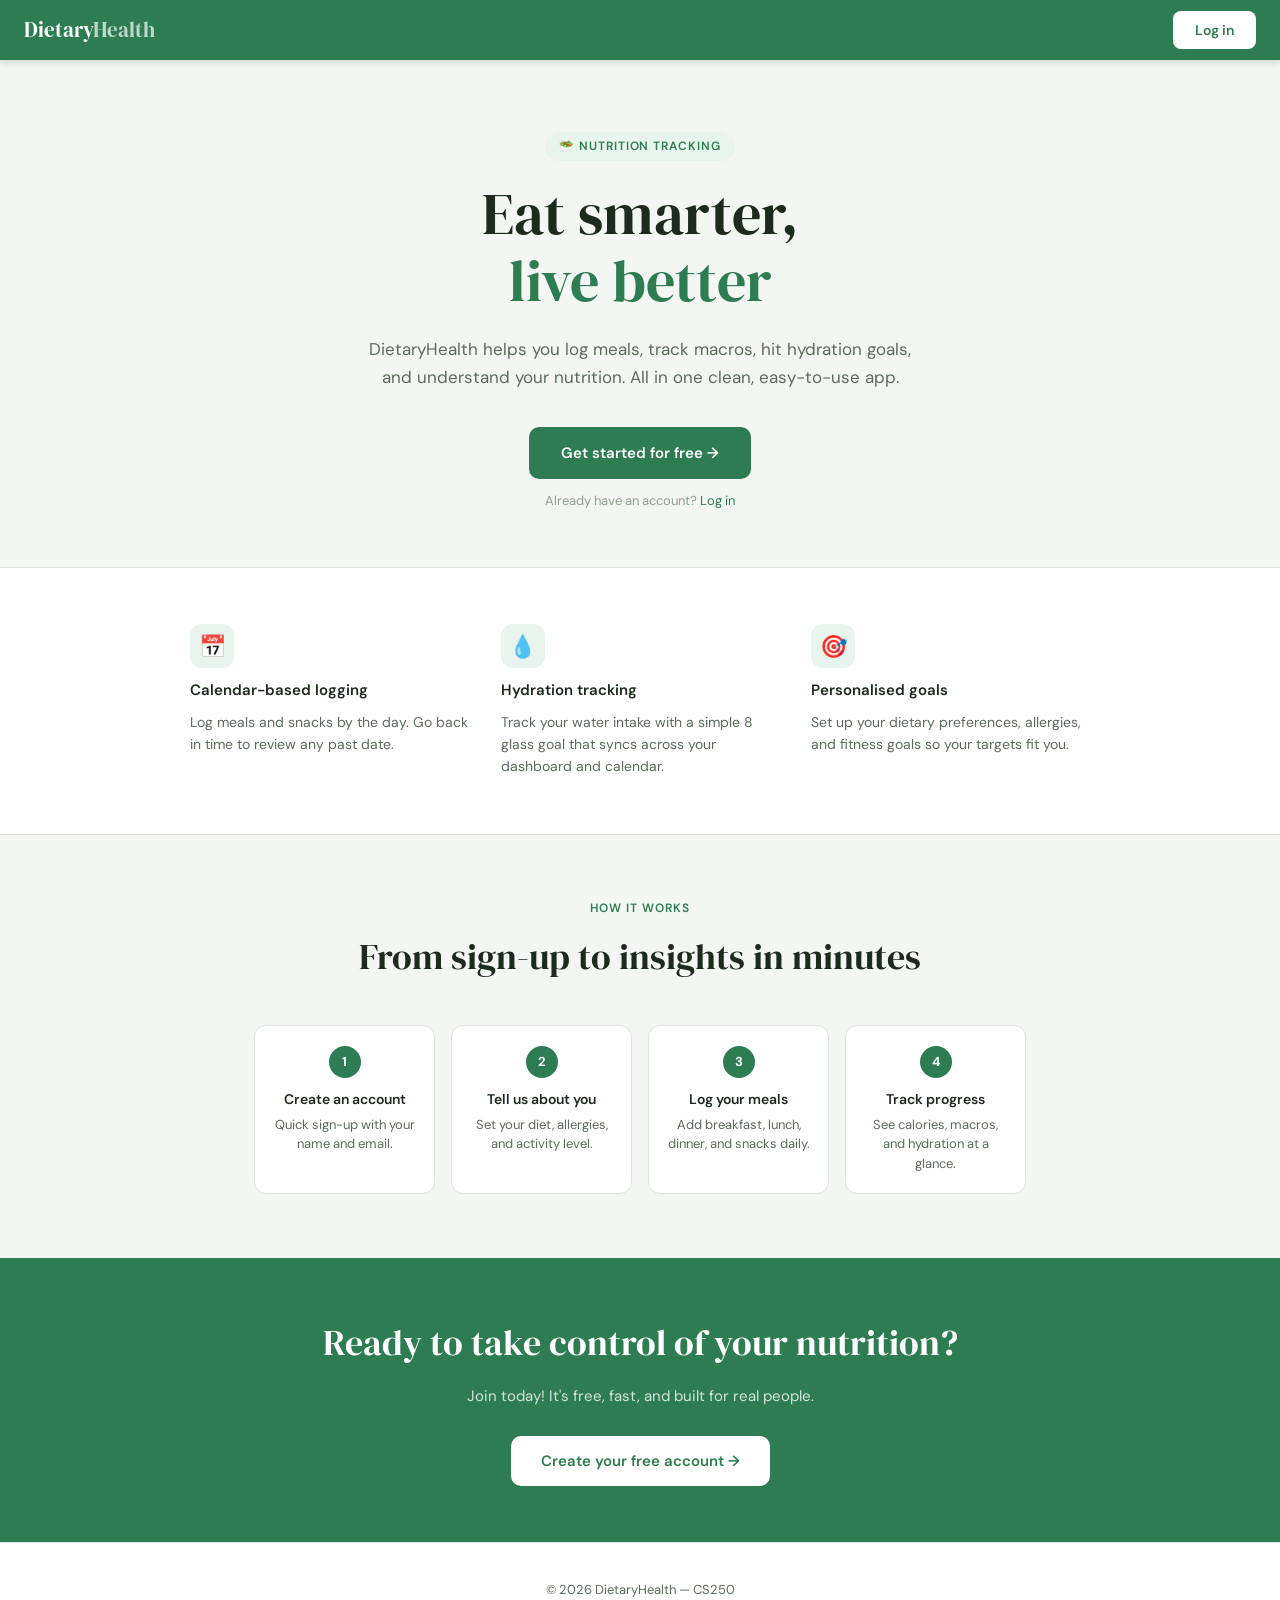
<file: src/index.html>
<!DOCTYPE html>
<html lang="en">
<head>
  <meta charset="UTF-8">
  <meta name="viewport" content="width=device-width, initial-scale=1.0">
  <title>DietaryHealth – Eat smarter, live better</title>
  <link rel="stylesheet" href="https://fonts.googleapis.com/css2?family=DM+Sans:wght@400;500;600&family=DM+Serif+Display&display=swap">
  <link rel="stylesheet" href="css/main.css">
  <style>
    /* ── Landing-page nav (no auth, just brand + login btn) ── */
    .nav {
      position: sticky; top: 0; z-index: 100;
      height: 60px;
      background: #2e7d52;
      box-shadow: 0 2px 8px rgba(0,0,0,0.15);
      display: flex; align-items: center;
      padding: 0 max(24px, env(safe-area-inset-left, 0px));
    }
    .nav-brand {
      font-family: 'DM Serif Display', Georgia, serif;
      font-size: 21px; font-weight: 400;
      color: #fff; text-decoration: none;
      flex: 1;
    }
    .nav-brand span { color: rgba(255,255,255,0.7); }
    .nav-login-btn {
      padding: 8px 22px;
      border-radius: 8px;
      background: #fff;
      color: #2e7d52;
      font-size: 14px; font-weight: 600;
      text-decoration: none;
      font-family: inherit;
      transition: background .15s, color .15s;
      border: none; cursor: pointer;
    }
    .nav-login-btn:hover { background: #f0faf4; text-decoration: none; }

    /* ── Hero ── */
    .hero {
      max-width: 760px;
      margin: 0 auto;
      padding: 72px max(24px, env(safe-area-inset-left, 0px)) 56px;
      text-align: center;
    }
    .hero-pill {
      display: inline-block;
      background: #e8f4ee;
      color: #2e7d52;
      font-size: 12px; font-weight: 600;
      letter-spacing: .08em; text-transform: uppercase;
      padding: 5px 14px; border-radius: 99px;
      margin-bottom: 20px;
    }
    .hero h1 {
      font-family: 'DM Serif Display', Georgia, serif;
      font-size: clamp(36px, 7vw, 58px);
      font-weight: 400;
      color: var(--fg);
      line-height: 1.15;
      text-wrap: balance;
      margin: 0 0 20px;
    }
    .hero h1 em { color: #2e7d52; font-style: normal; }
    .hero-sub {
      font-size: clamp(15px, 2vw, 17px);
      color: var(--fg-muted);
      max-width: 560px;
      margin: 0 auto 36px;
      line-height: 1.65;
    }
    .hero-cta {
      display: inline-flex; align-items: center; gap: 8px;
      background: #2e7d52; color: #fff;
      font-size: 15px; font-weight: 600;
      padding: 14px 32px; border-radius: 10px;
      text-decoration: none;
      transition: background .15s;
      border: none; cursor: pointer; font-family: inherit;
    }
    .hero-cta:hover { background: #1f5c3a; text-decoration: none; }
    .hero-cta-note {
      display: block; margin-top: 12px;
      font-size: 13px; color: var(--fg-subtle);
    }

    /* ── Feature strip ── */
    .features {
      background: var(--surface);
      border-top: 1px solid var(--border);
      border-bottom: 1px solid var(--border);
      padding: 56px max(24px, env(safe-area-inset-left, 0px));
    }
    .features-inner {
      max-width: 900px; margin: 0 auto;
      display: grid;
      grid-template-columns: repeat(3, 1fr);
      gap: 32px;
    }
    @media (max-width: 640px) { .features-inner { grid-template-columns: 1fr; gap: 24px; } }
    .feat {
      display: flex; flex-direction: column; gap: 10px;
    }
    .feat-icon {
      width: 44px; height: 44px; border-radius: 12px;
      background: #e8f4ee;
      display: flex; align-items: center; justify-content: center;
      font-size: 22px;
    }
    .feat-title { font-weight: 600; font-size: 15px; color: var(--fg); }
    .feat-desc  { font-size: 14px; color: var(--fg-muted); line-height: 1.55; }

    /* ── How it works ── */
    .how {
      max-width: 820px; margin: 0 auto;
      padding: 64px max(24px, env(safe-area-inset-left, 0px));
    }
    .how-eyebrow {
      text-align: center;
      font-size: 12px; font-weight: 600; letter-spacing: .08em; text-transform: uppercase;
      color: #2e7d52; margin-bottom: 10px;
    }
    .how h2 {
      font-family: 'DM Serif Display', Georgia, serif;
      font-size: clamp(26px, 4vw, 36px); font-weight: 400;
      text-align: center; color: var(--fg);
      text-wrap: balance; margin: 0 0 40px;
    }
    .steps {
      display: grid;
      grid-template-columns: repeat(4, 1fr);
      gap: 16px;
    }
    @media (max-width: 640px) { .steps { grid-template-columns: 1fr 1fr; } }
    @media (max-width: 380px)  { .steps { grid-template-columns: 1fr; } }
    .step {
      background: var(--surface);
      border: 1px solid var(--border);
      border-radius: 12px;
      padding: 20px 16px;
      text-align: center;
    }
    .step-num {
      width: 32px; height: 32px; border-radius: 50%;
      background: #2e7d52; color: #fff;
      font-size: 13px; font-weight: 700;
      display: inline-flex; align-items: center; justify-content: center;
      margin-bottom: 10px;
    }
    .step-title { font-weight: 600; font-size: 14px; color: var(--fg); margin-bottom: 4px; }
    .step-desc  { font-size: 13px; color: var(--fg-muted); line-height: 1.5; }

    /* ── Bottom CTA ── */
    .bottom-cta {
      background: #2e7d52;
      padding: 56px max(24px, env(safe-area-inset-left, 0px));
      text-align: center;
    }
    .bottom-cta h2 {
      font-family: 'DM Serif Display', Georgia, serif;
      font-size: clamp(24px, 4vw, 36px); font-weight: 400;
      color: #fff; margin: 0 0 12px; text-wrap: balance;
    }
    .bottom-cta p {
      color: rgba(255,255,255,0.8); font-size: 15px;
      margin: 0 0 28px;
    }
    .cta-white {
      display: inline-flex; align-items: center; gap: 8px;
      background: #fff; color: #2e7d52;
      font-size: 15px; font-weight: 600;
      padding: 13px 30px; border-radius: 10px;
      text-decoration: none;
      transition: background .15s;
    }
    .cta-white:hover { background: #f0faf4; text-decoration: none; }

    /* ── Footer ── */
    .footer {
      background: var(--surface);
      border-top: 1px solid var(--border);
      padding: 24px max(24px, env(safe-area-inset-left, 0px));
      text-align: center;
      font-size: 13px; color: var(--fg-muted);
    }
    .footer a { color: var(--fg-muted); }
    .footer a:hover { color: var(--accent); }
  </style>
</head>
<body>

<!-- ── Top Nav ── -->
<nav class="nav">
  <a class="nav-brand" href="index.html">Dietary<span>Health</span></a>
  <a class="nav-login-btn" href="login.html">Log in</a>
</nav>

<!-- ── Hero ── -->
<section class="hero">
  <div class="hero-pill">🥗 Nutrition Tracking</div>
  <h1>Eat smarter,<br><em>live better</em></h1>
  <p class="hero-sub">
    DietaryHealth helps you log meals, track macros, hit hydration goals, and understand
    your nutrition. All in one clean, easy-to-use app.
  </p>
  <a class="hero-cta" href="register.html">Get started for free →</a>
  <span class="hero-cta-note">Already have an account? <a href="login.html" style="color:var(--accent)">Log in</a></span>
</section>

<!-- ── Feature strip ── -->
<section class="features">
  <div class="features-inner">
    <div class="feat">
      <div class="feat-icon">📅</div>
      <div class="feat-title">Calendar-based logging</div>
      <div class="feat-desc">Log meals and snacks by the day. Go back in time to review any past date.</div>
    </div>
    <div class="feat">
      <div class="feat-icon">💧</div>
      <div class="feat-title">Hydration tracking</div>
      <div class="feat-desc">Track your water intake with a simple 8 glass goal that syncs across your dashboard and calendar.</div>
    </div>
    <div class="feat">
      <div class="feat-icon">🎯</div>
      <div class="feat-title">Personalised goals</div>
      <div class="feat-desc">Set up your dietary preferences, allergies, and fitness goals so your targets fit you.</div>
    </div>
  </div>
</section>

<!-- ── How it works ── -->
<section class="how">
  <div class="how-eyebrow">How it works</div>
  <h2>From sign-up to insights in minutes</h2>
  <div class="steps">
    <div class="step">
      <div class="step-num">1</div>
      <div class="step-title">Create an account</div>
      <div class="step-desc">Quick sign-up with your name and email.</div>
    </div>
    <div class="step">
      <div class="step-num">2</div>
      <div class="step-title">Tell us about you</div>
      <div class="step-desc">Set your diet, allergies, and activity level.</div>
    </div>
    <div class="step">
      <div class="step-num">3</div>
      <div class="step-title">Log your meals</div>
      <div class="step-desc">Add breakfast, lunch, dinner, and snacks daily.</div>
    </div>
    <div class="step">
      <div class="step-num">4</div>
      <div class="step-title">Track progress</div>
      <div class="step-desc">See calories, macros, and hydration at a glance.</div>
    </div>
  </div>
</section>

<!-- ── Bottom CTA ── -->
<section class="bottom-cta">
  <h2>Ready to take control of your nutrition?</h2>
  <p>Join today! It's free, fast, and built for real people.</p>
  <a class="cta-white" href="register.html">Create your free account →</a>
</section>

<!-- ── Footer ── -->
<footer class="footer">
  <p>© 2026 DietaryHealth &mdash; CS250</p>
</footer>

</body>
</html>
</file>
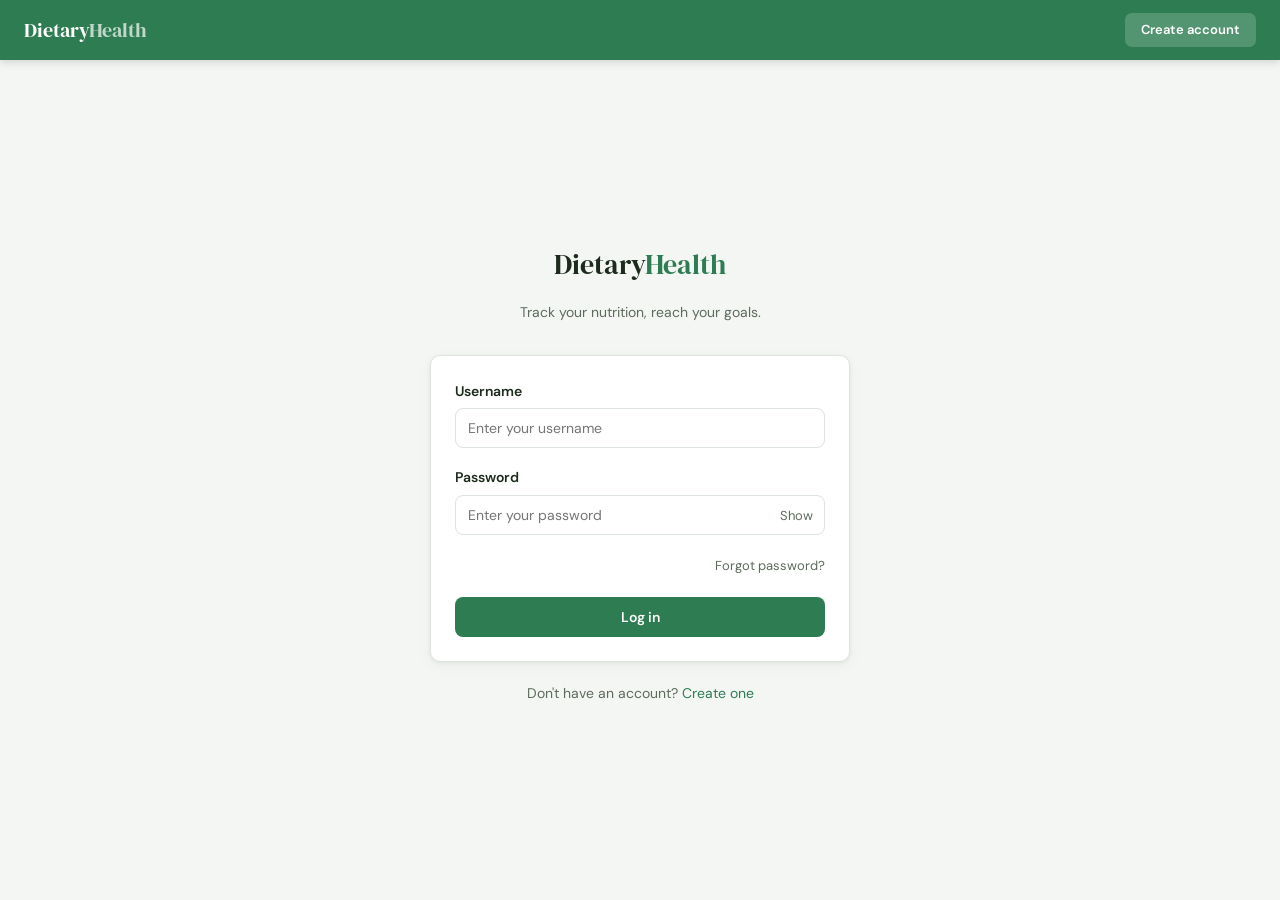
<file: src/calendar.html>
<!DOCTYPE html>
<html lang="en">
<head>
  <meta charset="UTF-8">
  <meta name="viewport" content="width=device-width, initial-scale=1.0">
  <title>DietaryHealth – Calendar</title>
  <link rel="stylesheet" href="https://fonts.googleapis.com/css2?family=DM+Sans:wght@400;500;600&family=DM+Serif+Display&display=swap">
  <link rel="stylesheet" href="css/main.css">
  <style>
    /* ── Calendar layout ── */
    .cal-layout {
      display: grid;
      grid-template-columns: 1fr 360px;
      gap: 24px;
      margin-top: 24px;
    }
    @media (max-width: 820px) { .cal-layout { grid-template-columns: 1fr; } }

    /* Month grid */
    .cal-header { display: flex; align-items: center; gap: 12px; margin-bottom: 16px; }
    .cal-month-label { font-family: 'DM Serif Display', Georgia, serif; font-size: 22px; font-weight: 400; flex: 1; }
    .cal-nav-btn {
      width: 34px; height: 34px; border-radius: 8px;
      border: 1.5px solid var(--border); background: var(--chip-bg);
      cursor: pointer; font-size: 16px; font-family: inherit;
      color: var(--fg); display: flex; align-items: center; justify-content: center;
      transition: border-color .15s;
    }
    .cal-nav-btn:hover { border-color: var(--accent); }
    .cal-weekdays { display: grid; grid-template-columns: repeat(7, 1fr); gap: 2px; margin-bottom: 6px; }
    .cal-weekday {
      text-align: center; font-size: 11px; font-weight: 600;
      letter-spacing: .06em; text-transform: uppercase;
      color: var(--fg-muted); padding: 4px 0;
    }
    .cal-grid { display: grid; grid-template-columns: repeat(7, 1fr); gap: 4px; }
    .cal-day {
      aspect-ratio: 1; border-radius: 8px;
      display: flex; flex-direction: column; align-items: center; justify-content: center;
      cursor: pointer; font-size: 14px; font-weight: 500;
      transition: background .12s; position: relative;
      border: 1.5px solid transparent;
    }
    .cal-day:hover { background: var(--chip-bg); }
    .cal-day.other-month { color: var(--fg-subtle); }
    .cal-day.today { border-color: var(--accent); color: var(--accent); font-weight: 600; }
    .cal-day.selected { background: var(--accent); color: #fff !important; border-color: var(--accent); }
    .cal-day.has-log::after {
      content: ''; display: block; width: 5px; height: 5px;
      border-radius: 50%; background: var(--accent);
      position: absolute; bottom: 4px;
    }
    .cal-day.selected.has-log::after { background: rgba(255,255,255,.7); }

    /* Day panel */
    .day-panel-date {
      font-family: 'DM Serif Display', Georgia, serif;
      font-size: 20px; font-weight: 400; color: var(--fg);
    }
    .day-panel-cals { font-size: 13px; color: var(--fg-muted); margin-top: 2px; margin-bottom: 16px; }

    /* Meal sections */
    .meal-section { margin-bottom: 16px; }
    .meal-section-label {
      font-size: 11px; font-weight: 600; letter-spacing: .07em;
      text-transform: uppercase; color: var(--fg-muted); margin-bottom: 6px;
    }

    /* Logged meal row — clickable to edit */
    .meal-entry {
      display: flex; align-items: center; gap: 10px;
      padding: 9px 12px; border-radius: 8px;
      background: var(--chip-bg); margin-bottom: 5px;
      cursor: pointer; border: 1.5px solid transparent;
      transition: border-color .12s;
    }
    .meal-entry:hover { border-color: var(--accent); }
    .meal-entry.editing { border-color: var(--accent); background: var(--accent-light); }
    .meal-entry-info { flex: 1; min-width: 0; }
    .meal-entry-name { font-size: 14px; font-weight: 500; }
    .meal-entry-cals { font-size: 12px; color: var(--fg-muted); }
    .meal-entry-del {
      background: none; border: none; cursor: pointer;
      color: var(--fg-muted); font-size: 18px; padding: 0 2px; flex-shrink: 0;
      line-height: 1;
    }
    .meal-entry-del:hover { color: var(--danger); }

    /* Inline edit row */
    .inline-edit {
      display: none; flex-direction: column; gap: 6px;
      margin-bottom: 5px; padding: 10px 12px;
      border: 1.5px solid var(--accent); border-radius: 8px;
      background: var(--accent-light);
    }
    .inline-edit.open { display: flex; }
    .inline-edit-row { display: flex; gap: 6px; }
    .inline-edit-row input[type="text"] { flex: 1; font-size: 13px; padding: 7px 10px; }
    .inline-edit-row input[type="number"] { width: 80px; font-size: 13px; padding: 7px 10px; }
    .inline-edit-actions { display: flex; gap: 6px; }
    .inline-edit-actions button { font-size: 13px; padding: 7px 14px; }

    /* Empty slot — clickable to open inline add */
    .meal-slot-empty {
      display: flex; align-items: center; gap: 8px;
      padding: 9px 12px; border-radius: 8px;
      border: 1.5px dashed var(--border); color: var(--fg-muted);
      font-size: 13px; cursor: pointer; margin-bottom: 5px;
      transition: border-color .12s, color .12s;
    }
    .meal-slot-empty:hover { border-color: var(--accent); color: var(--accent); }

    /* Add-meal area (bottom of panel, for free-form entry) */
    .add-meal-wrap { margin-top: 4px; }
    .add-meal-label {
      font-size: 11px; font-weight: 600; letter-spacing: .07em;
      text-transform: uppercase; color: var(--fg-muted); margin-bottom: 8px;
    }
    .add-meal-selects { display: flex; gap: 6px; margin-bottom: 8px; }
    .add-meal-selects select { flex: 0 0 auto; width: auto; font-size: 13px; padding: 7px 10px; }
    .add-meal-row { display: flex; gap: 8px; }
    .add-meal-row input { flex: 1; }

    .hints-label {
      font-size: 11px; font-weight: 600; letter-spacing: .06em;
      text-transform: uppercase; color: var(--fg-muted); margin: 10px 0 6px;
    }
    .add-meal-hints { display: flex; flex-wrap: wrap; gap: 6px; }
    .hint-chip {
      padding: 4px 10px; border-radius: 99px;
      background: var(--chip-bg); color: var(--fg-muted);
      font-size: 12px; cursor: pointer; border: 1px solid var(--border);
      transition: border-color .12s, color .12s;
    }
    .hint-chip:hover { border-color: var(--accent); color: var(--fg); }

    /* Water tracker (calendar panel) */
    .water-section { margin-top: 16px; }
    .water-section-label {
      font-size: 11px; font-weight: 600; letter-spacing: .07em;
      text-transform: uppercase; color: var(--fg-muted); margin-bottom: 8px;
    }
    .water-cups-cal { display: flex; gap: 6px; flex-wrap: wrap; }
    .cup-cal {
      width: 34px; height: 34px; border-radius: 6px;
      border: 2px solid #3a8ec8;
      background: #daeeff;
      cursor: pointer;
      transition: background .15s, border-color .15s;
      position: relative;
    }
    .cup-cal:hover { background: #bfdfff; }
    .cup-cal.filled { background: #5aace8; border-color: #3a8ec8; }
    .cup-cal.filled::after {
      content: ''; position: absolute;
      bottom: 4px; left: 4px; right: 4px; top: 4px;
      border-radius: 3px; background: rgba(255,255,255,0.3);
    }
    .water-count-label { font-size: 13px; color: var(--fg-muted); margin-top: 6px; }

    /* Day calorie summary */
    .day-summary { margin-top: 16px; }
  </style>
</head>
<body>

<!-- ── Nav ── -->
<nav style="position:sticky;top:0;z-index:100;height:60px;background:#2e7d52;box-shadow:0 2px 8px rgba(0,0,0,0.15);display:flex;align-items:center;padding:0 max(24px,env(safe-area-inset-left,0px));gap:4px;">
  <a href="dashboard.html" style="font-family:'DM Serif Display',Georgia,serif;font-size:20px;color:#fff;text-decoration:none;margin-right:16px;">Dietary<span style="color:rgba(255,255,255,0.7)">Health</span></a>
  <a href="calendar.html" style="padding:7px 14px;border-radius:7px;background:rgba(255,255,255,0.22);color:#fff;font-size:14px;font-weight:600;text-decoration:none;">Calendar</a>
  <span style="flex:1"></span>
  <button onclick="dhLogout()" style="padding:7px 16px;border-radius:7px;background:rgba(255,220,220,0.15);color:rgba(255,220,220,0.9);font-size:14px;font-weight:500;border:none;cursor:pointer;font-family:inherit;" onmouseover="this.style.background='rgba(255,255,255,0.15)';this.style.color='#fff'" onmouseout="this.style.background='rgba(255,220,220,0.15)';this.style.color='rgba(255,220,220,0.9)'">Log out</button>
</nav>

<div class="page">
  <div class="page-eyebrow">Nutrition Log</div>
  <h1 class="page-title" style="margin-bottom:0">Calendar</h1>
  <p class="page-desc">Tap a day to log meals and track your intake.</p>

  <div class="cal-layout">

    <!-- Calendar grid -->
    <div>
      <div class="card">
        <div class="cal-header">
          <button class="cal-nav-btn" onclick="changeMonth(-1)">&#8249;</button>
          <div class="cal-month-label" id="calMonthLabel"></div>
          <button class="cal-nav-btn" onclick="changeMonth(1)">&#8250;</button>
        </div>
        <div class="cal-weekdays">
          <div class="cal-weekday">Su</div><div class="cal-weekday">Mo</div>
          <div class="cal-weekday">Tu</div><div class="cal-weekday">We</div>
          <div class="cal-weekday">Th</div><div class="cal-weekday">Fr</div>
          <div class="cal-weekday">Sa</div>
        </div>
        <div class="cal-grid" id="calGrid"></div>
      </div>
    </div>

    <!-- Day detail panel -->
    <div>
      <div class="card" id="dayPanel">
        <div class="day-panel-date" id="dayPanelDate">Select a day</div>
        <div class="day-panel-cals" id="dayPanelCals"></div>

        <div id="mealsContainer"></div>

        <!-- Water tracker for this day -->
        <div class="water-section" id="waterSection" style="display:none">
          <hr class="divider" style="margin:12px 0">
          <div class="water-section-label">Water</div>
          <div class="water-cups-cal" id="waterCupsCal"></div>
          <div class="water-count-label" id="waterCountLabel"></div>
        </div>

        <!-- Free-form log at bottom -->
        <div class="add-meal-wrap" id="addMealWrap" style="display:none">
          <hr class="divider" style="margin:12px 0">
          <div class="add-meal-label">Log anything</div>
          <div class="add-meal-selects">
            <select id="mealSlot" onchange="renderHints()">
              <option>Breakfast</option>
              <option>Lunch</option>
              <option>Dinner</option>
              <option selected>Snack</option>
            </select>
          </div>
          <div class="add-meal-row">
            <input type="text" id="mealInput" placeholder="What did you eat?">
            <input type="number" id="mealKcal" placeholder="Calories" min="0" max="9999" style="width:110px;flex-shrink:0;">
            <button class="btn btn-primary" onclick="addMeal()">Add</button>
          </div>
          <div id="hintsSection" style="display:none">
            <div class="hints-label">Based on your history</div>
            <div class="add-meal-hints" id="hintChips"></div>
          </div>
        </div>

        <div class="day-summary" id="daySummary" style="display:none">
          <hr class="divider" style="margin:12px 0">
          <div style="display:flex; justify-content:space-between; align-items:center; margin-bottom:8px">
            <span style="font-size:13px; font-weight:600; color:var(--fg-muted)">DAILY TOTAL</span>
            <span style="font-weight:600; font-size:15px" id="daySummaryTotal"></span>
          </div>
          <div class="stat-bar-track">
            <div class="stat-bar-fill" id="daySummaryBar" style="width:0%"></div>
          </div>
          <div class="stat-bar-labels" style="margin-top:4px">
            <span id="daySummaryEaten"></span>
            <span id="daySummaryLeft"></span>
          </div>
        </div>
      </div>
    </div>

  </div>
</div>

<script>
// ── State ────────────────────────────────────────
const GOAL = 1800;
const SLOTS = ['Breakfast', 'Lunch', 'Dinner', 'Snack'];
let viewYear, viewMonth, selectedDate;
const today = new Date();
const MONTHS = ['January','February','March','April','May','June',
                'July','August','September','October','November','December'];

// ── Version flag: bump this string any time seed data changes ──
const DATA_VERSION = 'v2-no-seed';
if (localStorage.getItem('dh_dataVersion') !== DATA_VERSION) {
  // Wipe old demo data and start fresh
  try { localStorage.removeItem('dh_mealLog'); } catch(e) {}
  try { localStorage.removeItem('dh_water'); } catch(e) {}
  // Clear any per-date water keys
  try {
    Object.keys(localStorage).filter(k => k.startsWith('dh_water_') || k.startsWith('dh_meals_'))
      .forEach(k => localStorage.removeItem(k));
  } catch(e) {}
  try { localStorage.setItem('dh_dataVersion', DATA_VERSION); } catch(e) {}
}

let mealLog = {};
try { const s = localStorage.getItem('dh_mealLog'); if (s) mealLog = JSON.parse(s); } catch(e){}

let nextId = Date.now(); // unique IDs for new entries

function dateKey(d) { return `${d.getFullYear()}-${d.getMonth()}-${d.getDate()}`; }
function savelog() { try { localStorage.setItem('dh_mealLog', JSON.stringify(mealLog)); } catch(e){} }

// ── Calendar ─────────────────────────────────────
function changeMonth(delta) {
  viewMonth += delta;
  if (viewMonth < 0)  { viewMonth = 11; viewYear--; }
  if (viewMonth > 11) { viewMonth = 0;  viewYear++; }
  renderCalendar();
}

function renderCalendar() {
  document.getElementById('calMonthLabel').textContent = `${MONTHS[viewMonth]} ${viewYear}`;
  const grid = document.getElementById('calGrid');
  grid.innerHTML = '';
  const firstDay = new Date(viewYear, viewMonth, 1).getDay();
  const daysInMonth = new Date(viewYear, viewMonth + 1, 0).getDate();
  const daysInPrev  = new Date(viewYear, viewMonth, 0).getDate();

  for (let i = 0; i < firstDay; i++) {
    addCell(daysInPrev - firstDay + 1 + i, true, new Date(viewYear, viewMonth - 1, daysInPrev - firstDay + 1 + i));
  }
  for (let d = 1; d <= daysInMonth; d++) addCell(d, false, new Date(viewYear, viewMonth, d));
  const rem = (firstDay + daysInMonth) % 7;
  if (rem > 0) for (let d = 1; d <= 7 - rem; d++) addCell(d, true, new Date(viewYear, viewMonth + 1, d));
}

function addCell(num, otherMonth, date) {
  const cell = document.createElement('div');
  cell.className = 'cal-day';
  if (otherMonth) cell.classList.add('other-month');
  if (isSameDay(date, today)) cell.classList.add('today');
  if (selectedDate && isSameDay(date, selectedDate)) cell.classList.add('selected');
  const k = dateKey(date);
  if (mealLog[k] && mealLog[k].length > 0) cell.classList.add('has-log');
  cell.textContent = num;
  cell.onclick = () => selectDay(new Date(date));
  document.getElementById('calGrid').appendChild(cell);
}

function isSameDay(a, b) {
  return a.getFullYear() === b.getFullYear() &&
         a.getMonth()    === b.getMonth()    &&
         a.getDate()     === b.getDate();
}

// ── Day panel ─────────────────────────────────────
let editingId = null; // which entry is currently open for edit

function selectDay(date) {
  selectedDate = date;
  editingId = null;
  renderCalendar();

  const label = date.toLocaleDateString('en-US', { weekday:'long', month:'long', day:'numeric' });
  document.getElementById('dayPanelDate').textContent = label;
  document.getElementById('addMealWrap').style.display = 'block';
  document.getElementById('daySummary').style.display = 'block';
  document.getElementById('waterSection').style.display = 'block';

  renderDayPanel();
  renderWaterCups();
}

function renderDayPanel() {
  if (!selectedDate) return;
  const key = dateKey(selectedDate);
  const entries = mealLog[key] || [];

  // Update calorie header
  const total = entries.reduce((s, e) => s + (e.kcal || 0), 0);
  document.getElementById('dayPanelCals').textContent =
    total > 0 ? `${total} kcal logged` : 'Nothing logged yet';

  const container = document.getElementById('mealsContainer');
  container.innerHTML = '';

  SLOTS.forEach(slot => {
    const slotEntries = entries.filter(e => e.slot === slot);
    const section = document.createElement('div');
    section.className = 'meal-section';

    const lbl = document.createElement('div');
    lbl.className = 'meal-section-label';
    lbl.textContent = slot;
    section.appendChild(lbl);

    if (slotEntries.length === 0) {
      // Empty slot — click to open quick-add
      const empty = document.createElement('div');
      empty.className = 'meal-slot-empty';
      empty.innerHTML = `<span style="font-size:16px; font-weight:300">+</span> Add ${slot.toLowerCase()}`;
      empty.onclick = () => {
        document.getElementById('mealSlot').value = slot;
        document.getElementById('mealInput').focus();
        window.scrollTo({ top: document.getElementById('addMealWrap').offsetTop - 20, behavior: 'smooth' });
      };
      section.appendChild(empty);
    } else {
      slotEntries.forEach(entry => {
        // The logged meal row (click to open inline edit)
        const row = document.createElement('div');
        row.className = 'meal-entry' + (editingId === entry.id ? ' editing' : '');
        row.innerHTML = `
          <div class="meal-entry-info">
            <div class="meal-entry-name">${entry.name}</div>
            <div class="meal-entry-cals">${entry.kcal} kcal — click to edit</div>
          </div>
          <button class="meal-entry-del" title="Remove" onclick="removeEntry(event,'${key}',${entry.id})">&#215;</button>
        `;
        row.onclick = (e) => {
          if (e.target.classList.contains('meal-entry-del')) return;
          editingId = editingId === entry.id ? null : entry.id;
          renderDayPanel();
        };
        section.appendChild(row);

        // Inline edit form (shown only when this entry is being edited)
        const editForm = document.createElement('div');
        editForm.className = 'inline-edit' + (editingId === entry.id ? ' open' : '');
        editForm.innerHTML = `
          <div class="inline-edit-row">
            <input type="text"   id="editName_${entry.id}" value="${entry.name}" placeholder="Food name">
            <input type="number" id="editKcal_${entry.id}" value="${entry.kcal}" placeholder="kcal" min="0" max="5000">
          </div>
          <div class="inline-edit-actions">
            <button class="btn btn-primary" onclick="saveEdit('${key}', ${entry.id})">Save</button>
            <button class="btn btn-ghost" onclick="cancelEdit()">Cancel</button>
          </div>
        `;
        section.appendChild(editForm);
      });

      // Also show a small "add another" empty row if slot already has entries
      const addMore = document.createElement('div');
      addMore.className = 'meal-slot-empty';
      addMore.style.cssText = 'opacity:.6; font-size:12px; padding:6px 12px;';
      addMore.innerHTML = `<span style="font-size:14px; font-weight:300">+</span> Add another item`;
      addMore.onclick = () => {
        document.getElementById('mealSlot').value = slot;
        document.getElementById('mealInput').focus();
      };
      section.appendChild(addMore);
    }

    container.appendChild(section);
  });

  // Update calorie bar
  updateSummary(entries);

  // Update suggestions
  renderHints();
}

function saveEdit(key, id) {
  const nameEl = document.getElementById(`editName_${id}`);
  const kcalEl = document.getElementById(`editKcal_${id}`);
  const name = nameEl.value.trim();
  const kcal = parseInt(kcalEl.value, 10) || 0;
  if (!name) return;
  const entry = (mealLog[key] || []).find(e => e.id === id);
  if (entry) { entry.name = name; entry.kcal = kcal; }
  savelog();
  editingId = null;
  renderDayPanel();
  renderCalendar();
}

function cancelEdit() {
  editingId = null;
  renderDayPanel();
}

function removeEntry(event, key, id) {
  event.stopPropagation();
  if (!mealLog[key]) return;
  mealLog[key] = mealLog[key].filter(e => e.id !== id);
  savelog();
  if (editingId === id) editingId = null;
  renderDayPanel();
  renderCalendar();
}

function updateSummary(entries) {
  const total = entries.reduce((s, e) => s + (e.kcal || 0), 0);
  const left  = Math.max(0, GOAL - total);
  const pct   = Math.min(100, Math.round(total / GOAL * 100));
  document.getElementById('daySummaryTotal').textContent = `${total} / ${GOAL} kcal`;
  document.getElementById('daySummaryEaten').textContent = `${total} eaten`;
  document.getElementById('daySummaryLeft').textContent  = total > GOAL ? `${total - GOAL} over goal` : `${left} remaining`;
  const bar = document.getElementById('daySummaryBar');
  bar.style.width = pct + '%';
  bar.className = 'stat-bar-fill' + (pct > 100 ? ' over' : pct > 85 ? ' warn' : '');
}

// ── Smart suggestions: top 5 from history filtered by slot ──
function getHistoryItems(slot) {
  const freq = {};
  const nameMap = {};
  Object.values(mealLog).forEach(entries => {
    entries.filter(e => e.slot === slot).forEach(e => {
      const k = e.name.toLowerCase().trim();
      freq[k] = (freq[k] || 0) + 1;
      if (!nameMap[k]) nameMap[k] = e.name;
    });
  });
  return Object.entries(freq)
    .sort((a, b) => b[1] - a[1])
    .slice(0, 5)
    .map(([k]) => nameMap[k] || k);
}

function renderHints() {
  const slot  = document.getElementById('mealSlot').value;
  const items = getHistoryItems(slot);
  const section = document.getElementById('hintsSection');
  const chips   = document.getElementById('hintChips');
  if (items.length === 0) { section.style.display = 'none'; return; }
  section.style.display = 'block';
  chips.innerHTML = '';
  items.forEach(name => {
    const chip = document.createElement('span');
    chip.className = 'hint-chip';
    chip.textContent = name;
    chip.onclick = () => {
      document.getElementById('mealInput').value = name;
      document.getElementById('mealInput').focus();
    };
    chips.appendChild(chip);
  });
}

// ── Calorie estimator ─────────────────────────────
const KCAL_MAP = {
  oatmeal:250, banana:90, honey:60, scrambled:180, egg:75, eggs:150, toast:80,
  chicken:220, salad:80, grilled:0, soup:180, bowl:500, sushi:350,
  salmon:280, yogurt:130, apple:80, almond:100, noodle:200, rice:200,
  pizza:300, pasta:350, sandwich:350, wrap:400, taco:250, burger:500,
  bread:130, cheese:110, milk:60, cereal:150, pancake:200, waffle:220,
  orange:60, grape:60, strawberry:50, blueberry:55, mango:100,
  broccoli:55, carrot:50, spinach:40, potato:160, fries:350,
  beef:300, pork:280, turkey:180, shrimp:120, tuna:150,
  coffee:5, tea:2, juice:120, smoothie:200, protein:150,
};

function estimateKcal(name) {
  // First: check if the exact name exists in history (use that kcal)
  const lower = name.toLowerCase().trim();
  for (const entries of Object.values(mealLog)) {
    for (const e of entries) {
      if (e.name.toLowerCase().trim() === lower && e.kcal) return e.kcal;
    }
  }
  // Otherwise: keyword-based estimate
  const words = lower.split(/[\s,+&]+/);
  let total = 0, matched = 0;
  words.forEach(w => {
    for (const [k, v] of Object.entries(KCAL_MAP)) {
      if (w.includes(k) && v > 0) { total += v; matched++; break; }
    }
  });
  return matched > 0 ? total : Math.floor(Math.random() * 200 + 150);
}

function addMeal() {
  const input    = document.getElementById('mealInput');
  const kcalInp  = document.getElementById('mealKcal');
  const name     = input.value.trim();
  const slot     = document.getElementById('mealSlot').value;
  if (!name || !selectedDate) return;
  const key = dateKey(selectedDate);
  if (!mealLog[key]) mealLog[key] = [];
  const kcal = kcalInp.value !== '' ? (parseInt(kcalInp.value, 10) || 0) : 0;
  const now  = new Date();
  const time = now.toLocaleTimeString('en-US', { hour: 'numeric', minute: '2-digit' });
  mealLog[key].push({ id: ++nextId, slot, name, kcal, time });
  savelog();
  input.value   = '';
  kcalInp.value = '';
  renderDayPanel();
  renderCalendar();
  // Also write to dh_meals_YYYY-MM-DD so dashboard can read it
  try {
    const mealDashKey = 'dh_meals_' + key;
    const existing = JSON.parse(localStorage.getItem(mealDashKey) || '[]');
    existing.push({ name, type: slot, calories: kcal, time });
    localStorage.setItem(mealDashKey, JSON.stringify(existing));
  } catch(e) {}
}

document.addEventListener('keydown', e => {
  if (e.key === 'Enter' && (document.activeElement.id === 'mealInput' || document.activeElement.id === 'mealKcal')) addMeal();
});

// ── Water tracker ────────────────────────────────
const WATER_CUPS = 8;

function waterKey(date) {
  // Per-date water key: dh_water_YYYY-MM-DD (today also updates dh_water for dashboard)
  return 'dh_water_' + dateKey(date);
}

function getWaterFilled(date) {
  try {
    const n = parseInt(localStorage.getItem(waterKey(date)) || '0', 10);
    return isNaN(n) ? 0 : n;
  } catch(e) { return 0; }
}

function setWaterFilled(date, n) {
  try {
    localStorage.setItem(waterKey(date), String(n));
    // Sync today's count to dh_water so the dashboard widget stays in sync
    const t = new Date();
    if (dateKey(date) === dateKey(t)) {
      localStorage.setItem('dh_water', String(n));
    }
  } catch(e) {}
}

function renderWaterCups() {
  if (!selectedDate) return;
  const filled = getWaterFilled(selectedDate);
  const wrap = document.getElementById('waterCupsCal');
  wrap.innerHTML = '';
  for (let i = 0; i < WATER_CUPS; i++) {
    const cup = document.createElement('div');
    cup.className = 'cup-cal' + (i < filled ? ' filled' : '');
    cup.title = i < filled ? 'Click to un-log' : 'Log a glass';
    cup.onclick = () => {
      const newFilled = (i < filled) ? i : i + 1;
      setWaterFilled(selectedDate, newFilled);
      renderWaterCups();
    };
    wrap.appendChild(cup);
  }
  document.getElementById('waterCountLabel').textContent =
    filled + ' of ' + WATER_CUPS + ' glasses today';
}

// ── Init ─────────────────────────────────────────
viewYear  = today.getFullYear();
viewMonth = today.getMonth();
renderCalendar();
selectDay(today);
</script>
<script src="js/nav.js"></script>
</body>
</html>
</file>
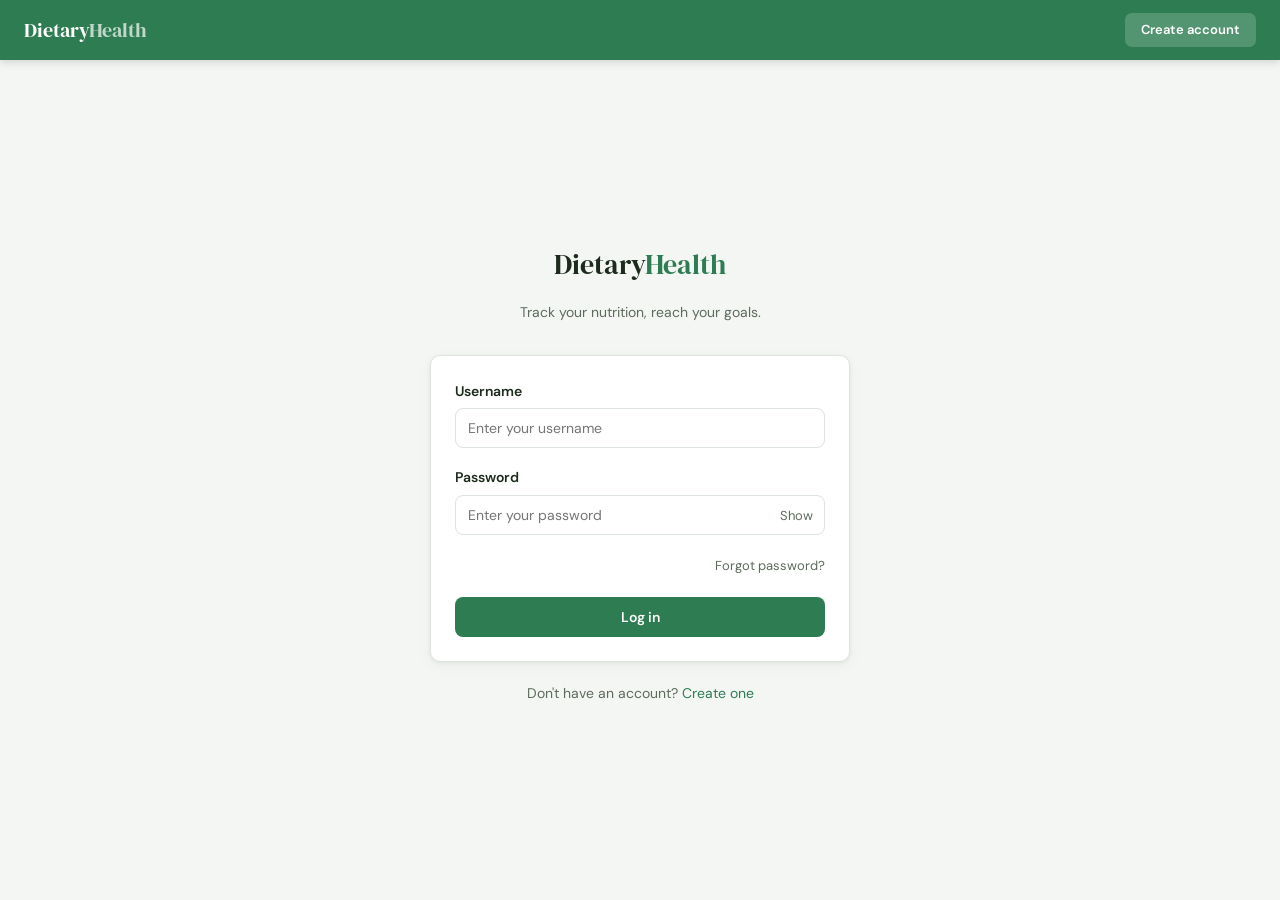
<file: src/dashboard.html>
<!DOCTYPE html>
<html lang="en">
<head>
  <meta charset="UTF-8">
  <meta name="viewport" content="width=device-width, initial-scale=1.0">
  <title>DietaryHealth – Dashboard</title>
  <link rel="stylesheet" href="https://fonts.googleapis.com/css2?family=DM+Sans:wght@400;500;600&family=DM+Serif+Display&display=swap">
  <link rel="stylesheet" href="css/main.css">
  <style>
    /* ── Dashboard-specific layout ── */
    .dash-grid {
      display: grid;
      grid-template-columns: 1fr 1fr;
      gap: 16px;
      margin-top: 24px;
    }
    .dash-grid .card-full { grid-column: 1 / -1; }
    @media (max-width: 600px) { .dash-grid { grid-template-columns: 1fr; } }

    /* Summary stat tiles */
    .stat-tile {
      display: flex;
      flex-direction: column;
      gap: 4px;
    }
    .stat-tile-label { font-size: 12px; font-weight: 600; letter-spacing: .06em; text-transform: uppercase; color: var(--fg-muted); }
    .stat-tile-value { font-family: 'DM Serif Display', Georgia, serif; font-size: 36px; color: var(--fg); line-height: 1; }
    .stat-tile-unit  { font-size: 14px; color: var(--fg-muted); }
    .stat-tile-delta { font-size: 13px; font-weight: 600; }
    .stat-tile-delta.up   { color: var(--danger); }
    .stat-tile-delta.down { color: var(--accent); }

    /* Macro ring chart (CSS-only donut) */
    .macro-row {
      display: grid;
      grid-template-columns: repeat(3, 1fr);
      gap: 12px;
      margin-top: 16px;
    }
    .macro-item { text-align: center; }
    .macro-ring {
      width: 80px; height: 80px;
      border-radius: 50%;
      margin: 0 auto 8px;
      display: flex; align-items: center; justify-content: center;
      position: relative;
      font-size: 15px; font-weight: 600; color: var(--fg);
    }
    .macro-label { font-size: 12px; color: var(--fg-muted); font-weight: 600; text-transform: uppercase; letter-spacing: .05em; }
    .macro-grams { font-size: 13px; color: var(--fg); }

    /* Recent meals list */
    .meal-row {
      display: flex;
      align-items: center;
      gap: 12px;
      padding: 10px 0;
      border-bottom: 1px solid var(--border);
    }
    .meal-row:last-child { border-bottom: none; padding-bottom: 0; }
    .meal-icon {
      width: 38px; height: 38px; border-radius: 8px;
      background: var(--accent-light);
      color: var(--accent);
      display: flex; align-items: center; justify-content: center;
      font-size: 18px; flex-shrink: 0;
    }
    .meal-info { flex: 1; min-width: 0; }
    .meal-name { font-weight: 600; font-size: 14px; white-space: nowrap; overflow: hidden; text-overflow: ellipsis; }
    .meal-meta { font-size: 12px; color: var(--fg-muted); }
    .meal-cals { font-weight: 600; font-size: 14px; flex-shrink: 0; }

    /* Greeting band */
    .greeting { margin-bottom: 4px; color: var(--fg-muted); font-size: 14px; }
    .greeting-name { font-family: 'DM Serif Display', Georgia, serif; font-size: clamp(22px, 5vw, 30px); font-weight: 400; color: var(--fg); margin: 0 0 4px; }
    .greeting-date { font-size: 13px; color: var(--fg-muted); }

    /* Quick-log button */
    .quick-log-btn {
      display: inline-flex; align-items: center; gap: 8px;
      padding: 10px 20px; border-radius: 8px;
      background: var(--accent); color: #fff;
      font-size: 14px; font-weight: 600; font-family: inherit;
      border: none; cursor: pointer; transition: background .15s;
      margin-top: 16px;
    }
    .quick-log-btn:hover { background: var(--accent-dark); }

    /* Water tracker */
    .water-cups { display: flex; gap: 6px; flex-wrap: wrap; margin-top: 10px; }
    .cup {
      width: 36px; height: 36px; border-radius: 6px;
      border: 2px solid #3a8ec8;
      background: #daeeff;
      cursor: pointer;
      transition: background .15s, border-color .15s;
      position: relative;
    }
    .cup:hover { background: #bfdfff; }
    .cup.filled { background: #5aace8; border-color: #3a8ec8; }
    .cup.filled::after {
      content: '';
      position: absolute; bottom: 4px; left: 4px; right: 4px; top: 4px;
      border-radius: 3px;
      background: rgba(255,255,255,0.3);
    }
    .water-label { font-size: 13px; color: var(--fg-muted); margin-top: 6px; }

    /* Insight card */
    .insight {
      display: flex; gap: 14px; align-items: flex-start;
    }
    .insight-icon {
      width: 40px; height: 40px; border-radius: 10px;
      background: var(--accent-light); color: var(--accent);
      display: flex; align-items: center; justify-content: center;
      font-size: 20px; flex-shrink: 0;
    }
    .insight-text .insight-title { font-weight: 600; font-size: 14px; margin-bottom: 2px; }
    .insight-text p { font-size: 13px; color: var(--fg-muted); margin: 0; }
  </style>
</head>
<body>

<!-- ── Nav ── -->
<nav style="position:sticky;top:0;z-index:100;height:60px;background:#2e7d52;box-shadow:0 2px 8px rgba(0,0,0,0.15);display:flex;align-items:center;padding:0 max(24px,env(safe-area-inset-left,0px));gap:4px;">
  <span style="font-family:'DM Serif Display',Georgia,serif;font-size:20px;color:#fff;margin-right:16px;">Dietary<span style="color:rgba(255,255,255,0.7)">Health</span></span>
  <a href="calendar.html" style="padding:7px 14px;border-radius:7px;color:rgba(255,255,255,0.85);font-size:14px;font-weight:500;text-decoration:none;" onmouseover="this.style.background='rgba(255,255,255,0.15)'" onmouseout="this.style.background='transparent'">Calendar</a>
  <span style="flex:1"></span>
  <button onclick="dhLogout()" style="padding:7px 16px;border-radius:7px;background:rgba(255,220,220,0.15);color:rgba(255,220,220,0.9);font-size:14px;font-weight:500;border:none;cursor:pointer;font-family:inherit;" onmouseover="this.style.background='rgba(255,255,255,0.15)';this.style.color='#fff'" onmouseout="this.style.background='rgba(255,220,220,0.15)';this.style.color='rgba(255,220,220,0.9)'">Log out</button>
</nav>

<div class="page">

  <!-- Greeting -->
  <p class="greeting" id="greetingTime">Good morning,</p>
  <h1 class="greeting-name" id="greetingName">Welcome back.</h1>
  <p class="greeting-date" id="todayDate"></p>

  <button class="quick-log-btn" onclick="window.location.href='calendar.html'">
    + Log a meal
  </button>

  <div class="dash-grid">

    <!-- Calories today -->
    <div class="card">
      <div class="card-title">Calories Today</div>
      <div class="stat-tile" id="calTile">
        <div class="stat-tile-value" id="calValue" style="font-size:28px;color:var(--fg-muted)">0 <span class="stat-tile-unit">kcal</span></div>
      </div>
      <div class="stat-bar-wrap" style="margin-top:12px">
        <div class="stat-bar-track">
          <div class="stat-bar-fill" id="calBar" style="width:0%"></div>
        </div>
        <div class="stat-bar-labels">
          <span id="calEaten">0 eaten</span><span id="calLeft">Log a meal to start</span>
        </div>
      </div>
    </div>

    <!-- Water intake -->
    <div class="card">
      <div class="card-title">Water</div>
      <div class="water-cups" id="waterCups"></div>
      <p class="water-label" id="waterLabel">0 of 8 glasses</p>
    </div>

    <!-- Macros -->
    <div class="card card-full">
      <div class="card-title">Macros</div>
      <div id="macroEmpty" style="text-align:center;padding:24px 0;color:var(--fg-muted);font-size:14px;">
        No meals logged yet — macros will appear here once you start tracking.
        <br><a href="calendar.html" style="color:var(--accent);font-weight:600;margin-top:8px;display:inline-block;">Log your first meal →</a>
      </div>
      <div class="macro-row" id="macroRow" style="display:none">
        <div class="macro-item">
          <div class="macro-ring" id="ringProtein" style="background: conic-gradient(#5aaa82 0% 0%, var(--border) 0%)">0%</div>
          <div class="macro-label">Protein</div>
          <div class="macro-grams" id="gramsProtein">0 g</div>
        </div>
        <div class="macro-item">
          <div class="macro-ring" id="ringCarbs" style="background: conic-gradient(#d4882a 0% 0%, var(--border) 0%)">0%</div>
          <div class="macro-label">Carbs</div>
          <div class="macro-grams" id="gramsCarbs">0 g</div>
        </div>
        <div class="macro-item">
          <div class="macro-ring" id="ringFat" style="background: conic-gradient(#5a8ecc 0% 0%, var(--border) 0%)">0%</div>
          <div class="macro-label">Fat</div>
          <div class="macro-grams" id="gramsFat">0 g</div>
        </div>
      </div>
    </div>

    <!-- Today's meals -->
    <div class="card card-full">
      <div style="display:flex; justify-content:space-between; align-items:center; margin-bottom:12px">
        <div class="card-title" style="margin-bottom:0">Today's Meals</div>
        <a href="calendar.html" style="font-size:13px; color:var(--fg-muted);">View calendar →</a>
      </div>
      <div id="mealList"></div>
    </div>

  </div>
</div>

<script>
  // Clear old demo data if version flag hasn't been set
  const DATA_VERSION = 'v2-no-seed';
  if (localStorage.getItem('dh_dataVersion') !== DATA_VERSION) {
    try { localStorage.removeItem('dh_mealLog'); } catch(e) {}
    try { localStorage.removeItem('dh_water'); } catch(e) {}
    try {
      Object.keys(localStorage).filter(k => k.startsWith('dh_water_') || k.startsWith('dh_meals_'))
        .forEach(k => localStorage.removeItem(k));
    } catch(e) {}
    try { localStorage.setItem('dh_dataVersion', DATA_VERSION); } catch(e) {}
  }

  // Show today's date + time-based greeting
  const d = new Date();
  document.getElementById('todayDate').textContent = d.toLocaleDateString('en-US', {
    weekday: 'long', year: 'numeric', month: 'long', day: 'numeric'
  });
  const hour = d.getHours();
  const timeGreeting = hour < 12 ? 'Good morning,' : hour < 17 ? 'Good afternoon,' : 'Good evening,';
  document.getElementById('greetingTime').textContent = timeGreeting;

  // Show logged-in user's name
  try {
    const u = JSON.parse(localStorage.getItem('dh_user') || '{}');
    const name = u.firstName || u.username || '';
    if (name) document.getElementById('greetingName').textContent = 'Welcome back, ' + name + '.';
  } catch(e) {}

  // Water tracker — reads/writes both dh_water (legacy) AND dh_water_YYYY-MM-DD (shared with calendar)
  const CUPS = 8;
  const todayKey = 'dh_water_' + d.getFullYear() + '-' +
    String(d.getMonth() + 1).padStart(2, '0') + '-' +
    String(d.getDate()).padStart(2, '0');

  let filled = 0;
  try {
    // Prefer the per-date key; fall back to legacy key
    const perDay = localStorage.getItem(todayKey);
    const legacy = localStorage.getItem('dh_water');
    filled = parseInt(perDay !== null ? perDay : (legacy || '0'), 10) || 0;
  } catch(e) {}

  function renderCups() {
    const wrap = document.getElementById('waterCups');
    wrap.innerHTML = '';
    for (let i = 0; i < CUPS; i++) {
      const cup = document.createElement('div');
      cup.className = 'cup' + (i < filled ? ' filled' : '');
      cup.title = i < filled ? 'Click to un-log' : 'Click to log';
      cup.onclick = () => {
        filled = (i < filled) ? i : i + 1;
        try {
          localStorage.setItem(todayKey, String(filled));
          localStorage.setItem('dh_water', String(filled)); // keep legacy in sync
        } catch(e) {}
        renderCups();
      };
      wrap.appendChild(cup);
    }
    document.getElementById('waterLabel').textContent = `${filled} of ${CUPS} glasses`;
  }
  renderCups();

  // ── Load today's meals from localStorage and render ──
  const dateStr = d.getFullYear() + '-' +
    String(d.getMonth() + 1).padStart(2, '0') + '-' +
    String(d.getDate()).padStart(2, '0');
  const mealKey = 'dh_meals_' + dateStr;

  let meals = [];
  try { meals = JSON.parse(localStorage.getItem(mealKey) || '[]'); } catch(e) {}

  const mealList = document.getElementById('mealList');
  const typeLabel = { breakfast:'B', lunch:'L', dinner:'D', snack:'S' };

  if (meals.length === 0) {
    mealList.innerHTML = `
      <div style="text-align:center;padding:24px 0;color:var(--fg-muted);font-size:14px;">
        Nothing logged today yet.
        <br><a href="calendar.html" style="color:var(--accent);font-weight:600;margin-top:8px;display:inline-block;">+ Log your first meal</a>
      </div>`;
  } else {
    let totalCals = 0;
    meals.forEach(m => {
      totalCals += (m.calories || 0);
      const row = document.createElement('div');
      row.className = 'meal-row';
      const lbl = typeLabel[(m.type||'').toLowerCase()] || '?';
      row.innerHTML = `
        <div class="meal-icon" style="font-size:11px;font-weight:700;">${lbl}</div>
        <div class="meal-info">
          <div class="meal-name">${m.name || 'Meal'}</div>
          <div class="meal-meta">${m.type || ''} · ${m.time || ''}</div>
        </div>
        <div class="meal-cals">${m.calories ? m.calories + ' kcal' : '—'}</div>`;
      mealList.appendChild(row);
    });

    // Update calorie tile
    document.getElementById('calValue').innerHTML =
      `${totalCals.toLocaleString()} <span class="stat-tile-unit">kcal</span>`;
    document.getElementById('calValue').style.color = 'var(--fg)';
    document.getElementById('calEaten').textContent = totalCals.toLocaleString() + ' eaten';
    document.getElementById('calLeft').textContent = '';
    const pct = Math.min(100, Math.round(totalCals / 2000 * 100));
    document.getElementById('calBar').style.width = pct + '%';
  }
</script>
<script src="js/nav.js"></script>
</body>
</html>
</file>
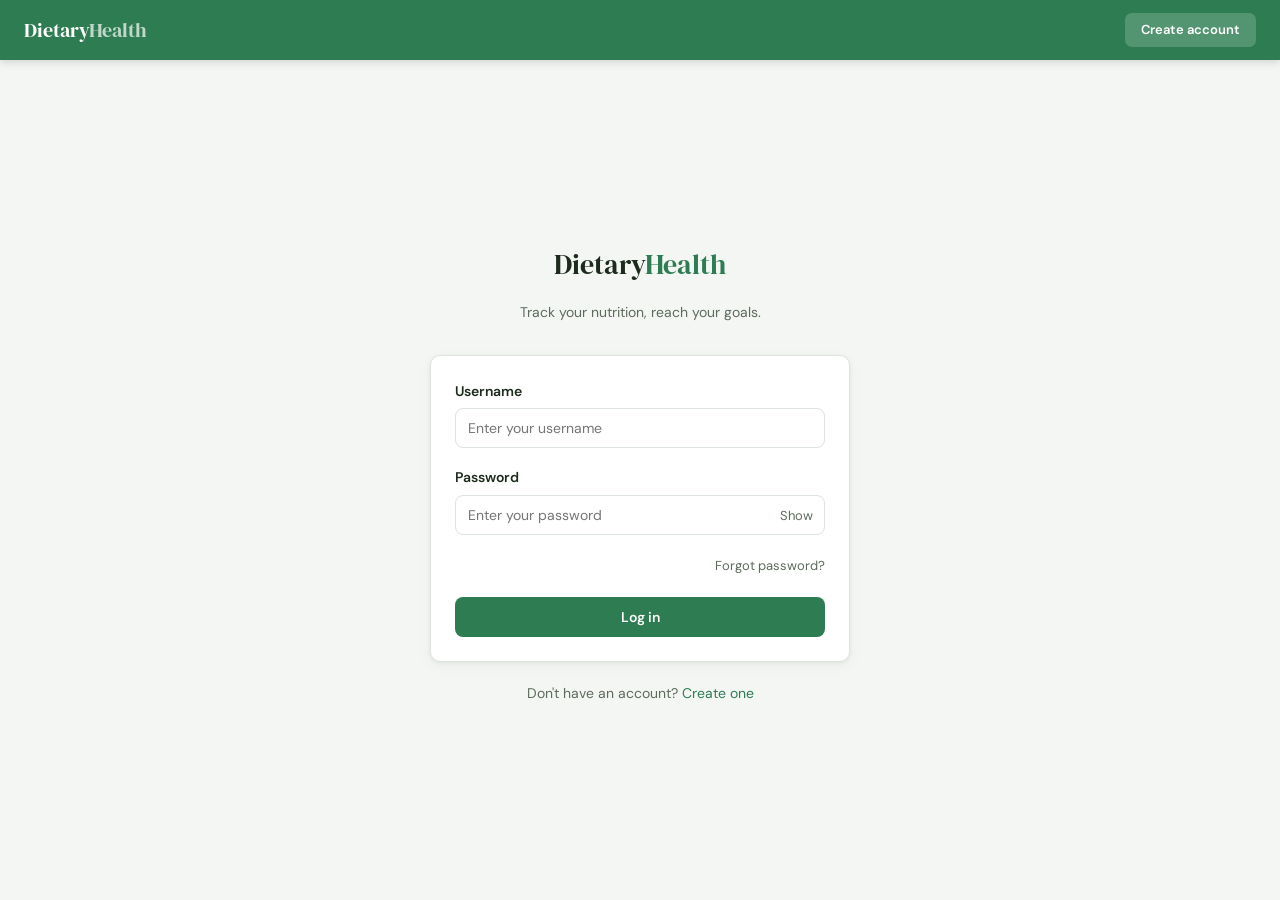
<file: src/login.html>
<!DOCTYPE html>
<html lang="en">
<head>
  <meta charset="UTF-8">
  <meta name="viewport" content="width=device-width, initial-scale=1.0">
  <title>DietaryHealth – Login</title>
  <link rel="stylesheet" href="https://fonts.googleapis.com/css2?family=DM+Sans:wght@400;500;600&family=DM+Serif+Display&display=swap">
  <link rel="stylesheet" href="css/main.css">
  <script>window.DH_NO_AUTH = true;</script>
  <style>
    body { display: flex; flex-direction: column; min-height: 100vh; }
    .auth-wrap {
      flex: 1;
      display: flex;
      align-items: center;
      justify-content: center;
      padding: 40px max(20px, env(safe-area-inset-left, 0px));
    }
    .auth-box { width: 100%; max-width: 420px; }
    .auth-logo {
      font-family: 'DM Serif Display', Georgia, serif;
      font-size: 28px;
      font-weight: 400;
      color: var(--fg);
      text-align: center;
      margin-bottom: 8px;
    }
    .auth-logo span { color: var(--accent); }
    .auth-sub {
      text-align: center;
      color: var(--fg-muted);
      font-size: 14px;
      margin-bottom: 32px;
    }
    .auth-footer {
      text-align: center;
      font-size: 14px;
      color: var(--fg-muted);
      margin-top: 20px;
    }
    .show-pass-btn {
      position: absolute;
      right: 12px;
      top: 50%;
      transform: translateY(-50%);
      background: none;
      border: none;
      cursor: pointer;
      color: var(--fg-muted);
      font-size: 13px;
      font-family: inherit;
      padding: 0;
    }
    .pass-wrap { position: relative; }
    .pass-wrap input { padding-right: 60px; }
  </style>
</head>
<body>

<!-- ── Nav ── -->
<nav style="position:sticky;top:0;z-index:100;height:60px;background:#2e7d52;box-shadow:0 2px 8px rgba(0,0,0,0.15);display:flex;align-items:center;padding:0 max(24px,env(safe-area-inset-left,0px));gap:8px;">
  <span style="font-family:'DM Serif Display',Georgia,serif;font-size:20px;color:#fff;flex:1;">Dietary<span style="color:rgba(255,255,255,0.7)">Health</span></span>
  <a href="register.html" style="padding:7px 16px;border-radius:7px;background:rgba(255,255,255,0.18);color:#fff;font-size:13px;font-weight:600;text-decoration:none;">Create account</a>
</nav>

<div class="auth-wrap">
  <div class="auth-box">

    <div class="auth-logo">Dietary<span>Health</span></div>
    <p class="auth-sub">Track your nutrition, reach your goals.</p>

    <div class="card">
      <div id="loginError" class="alert alert-danger" style="display:none"></div>

      <div class="field">
        <label class="field-label" for="username">Username</label>
        <input type="text" id="username" placeholder="Enter your username" autocomplete="username">
        <div class="field-error" id="usernameError">Please enter your username.</div>
      </div>

      <div class="field">
        <label class="field-label" for="password">Password</label>
        <div class="pass-wrap">
          <input type="password" id="password" placeholder="Enter your password" autocomplete="current-password">
          <button class="show-pass-btn" type="button" onclick="togglePass('password', this)">Show</button>
        </div>
        <div class="field-error" id="passwordError">Please enter your password.</div>
      </div>

      <div style="text-align:right; margin-bottom:20px;">
        <a href="#" style="font-size:13px; color:var(--fg-muted);">Forgot password?</a>
      </div>

      <button class="btn btn-primary btn-full" onclick="handleLogin()">Log in</button>
    </div>

    <p class="auth-footer">
      Don't have an account? <a href="register.html">Create one</a>
    </p>
  </div>
</div>

<script>
  function togglePass(inputId, btn) {
    const input = document.getElementById(inputId);
    const isHidden = input.type === 'password';
    input.type = isHidden ? 'text' : 'password';
    btn.textContent = isHidden ? 'Hide' : 'Show';
  }

  function handleLogin() {
    const username = document.getElementById('username').value.trim();
    const password = document.getElementById('password').value;
    let valid = true;

    document.getElementById('usernameError').classList.remove('visible');
    document.getElementById('passwordError').classList.remove('visible');
    document.getElementById('loginError').style.display = 'none';

    if (!username) {
      document.getElementById('usernameError').classList.add('visible');
      valid = false;
    }
    if (!password) {
      document.getElementById('passwordError').classList.add('visible');
      valid = false;
    }
    if (!valid) return;

    // TODO: replace with real API call to backend
    // fetch('/api/login', { method:'POST', body: JSON.stringify({username, password}) })
    //   .then(r => r.json()).then(data => { localStorage.setItem('dh_user', JSON.stringify(data.user)); ... })

    // For now: look up the user from localStorage (saved at registration)
    let foundUser = null;
    try {
      const allUsers = JSON.parse(localStorage.getItem('dh_users') || '[]');
      foundUser = allUsers.find(u => u.username === username && u.password === password);
    } catch(e) {}

    if (!foundUser) {
      const err = document.getElementById('loginError');
      err.textContent = 'Username or password is incorrect.';
      err.style.display = 'block';
      return;
    }

    // Save the active session user (without password)
    const sessionUser = { username: foundUser.username, firstName: foundUser.firstName,
                          lastName: foundUser.lastName, email: foundUser.email };
    try { localStorage.setItem('dh_user', JSON.stringify(sessionUser)); } catch(e) {}

    const btn = document.querySelector('.btn-primary');
    btn.textContent = 'Logging in…';
    btn.disabled = true;
    setTimeout(() => {
      window.location.href = 'dashboard.html';
    }, 600);
  }

  // Allow Enter key to submit
  document.addEventListener('keydown', e => {
    if (e.key === 'Enter') handleLogin();
  });
</script>
<script src="js/nav.js"></script>
</body>
</html>
</file>
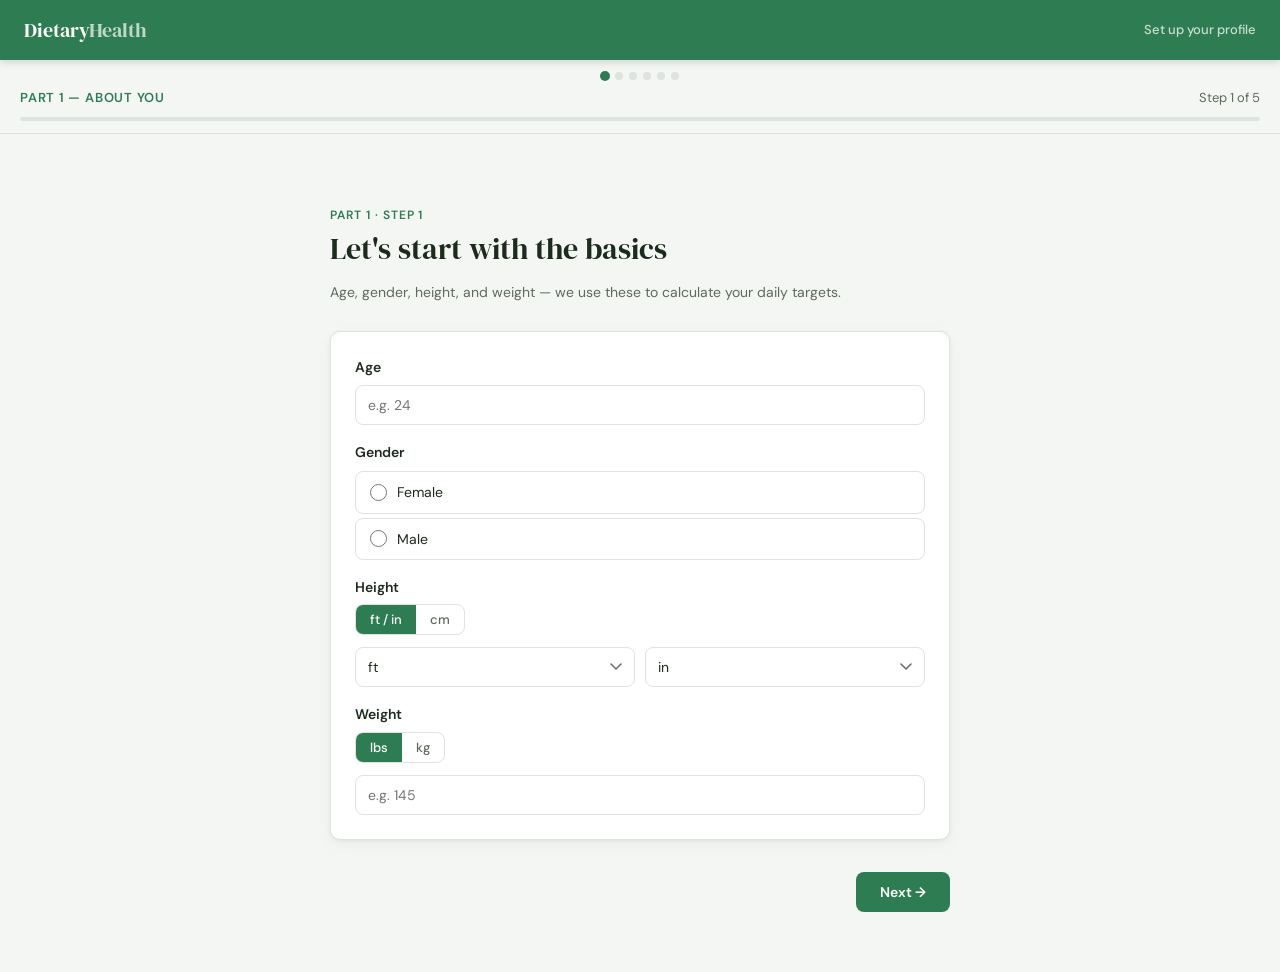
<file: src/questionnaire.html>
<!DOCTYPE html>
<html lang="en">
<head>
  <meta charset="UTF-8">
  <meta name="viewport" content="width=device-width, initial-scale=1.0">
  <title>DietaryHealth – Questionnaire</title>
  <link rel="stylesheet" href="https://fonts.googleapis.com/css2?family=DM+Sans:wght@400;500;600&family=DM+Serif+Display&display=swap">
  <link rel="stylesheet" href="css/main.css">
  <script>window.DH_NO_AUTH = true;</script>
  <style>
    /* ── Progress bar ── */
    .progress-bar-wrap {
      position: sticky; top: 60px; z-index: 10;  /* 60px = nav height */
      background: var(--bg);
      padding: 12px max(20px, env(safe-area-inset-left, 0px));
      border-bottom: 1px solid var(--border);
    }
    .progress-meta { display: flex; justify-content: space-between; align-items: baseline; margin-bottom: 8px; }
    .progress-label { font-size: 13px; font-weight: 600; letter-spacing: .06em; text-transform: uppercase; color: var(--accent); }
    .progress-count { font-size: 13px; color: var(--fg-muted); }
    .progress-track { height: 4px; background: var(--border); border-radius: 99px; overflow: hidden; }
    .progress-fill  { height: 100%; background: var(--accent); border-radius: 99px; transition: width .4s ease; }

    /* ── Dot step indicator ── */
    .step-dots { display: flex; gap: 6px; justify-content: center; margin-bottom: 8px; }
    .step-dot {
      width: 8px; height: 8px; border-radius: 50%;
      background: var(--border); transition: background .3s, transform .3s;
    }
    .step-dot.active { background: var(--accent); transform: scale(1.25); }
    .step-dot.done   { background: var(--accent); opacity: .45; }

    /* ── Form container ── */
    .form-wrap { max-width: 620px; margin: 0 auto; padding-top: 36px; }

    /* ── Step screens ── */
    .step { display: none; }
    .step.active { display: block; }

    /* ── Part header ── */
    .part-header { margin-bottom: 28px; }
    .part-eyebrow { font-size: 12px; font-weight: 600; letter-spacing: .08em; text-transform: uppercase; color: var(--accent); margin-bottom: 6px; }
    .part-title {
      font-family: 'DM Serif Display', Georgia, serif;
      font-size: clamp(22px, 5vw, 30px); font-weight: 400; line-height: 1.2;
      color: var(--fg); text-wrap: balance; margin: 0 0 8px;
    }
    .part-desc { color: var(--fg-muted); font-size: 14px; }

    /* ── Section card ── */
    .section {
      background: var(--surface); border: 1px solid var(--border);
      border-radius: var(--radius); padding: 24px; margin-bottom: 16px;
      box-shadow: var(--shadow);
    }
    .field-group { display: flex; flex-direction: column; gap: 16px; }

    /* ── "Other" goal textbox reveal ── */
    .goal-other-wrap { display: none; margin-top: 12px; }
    .goal-other-wrap.visible { display: block; }

    /* ── Nav buttons ── */
    .nav-row {
      display: flex; gap: 12px; justify-content: space-between;
      margin-top: 32px; flex-wrap: wrap; align-items: center;
    }
    .nav-row-right { margin-left: auto; display: flex; gap: 12px; }
    .btn-skip {
      background: none; color: var(--fg-muted); border: none;
      font-size: 13px; cursor: pointer; padding: 8px 0; font-family: inherit;
    }
    .btn-skip:hover { color: var(--fg); }

    /* ── Summary ── */
    .summary-section {
      background: var(--surface); border: 1px solid var(--border);
      border-radius: var(--radius); padding: 20px 24px;
      margin-bottom: 12px; box-shadow: var(--shadow);
    }
    .summary-section h3 {
      font-size: 13px; font-weight: 600; letter-spacing: .06em;
      text-transform: uppercase; color: var(--accent); margin: 0 0 12px;
    }
    .summary-row {
      display: flex; justify-content: space-between; gap: 16px;
      padding: 6px 0; border-bottom: 1px solid var(--border); font-size: 14px;
    }
    .summary-row:last-child { border-bottom: none; }
    .summary-key { color: var(--fg-muted); flex: 0 0 140px; }
    .summary-val { color: var(--fg); text-align: right; flex: 1; }

    .submit-banner {
      background: var(--accent-light); border: 1.5px solid var(--accent);
      border-radius: var(--radius); padding: 20px 24px; text-align: center; margin-top: 24px;
    }
    .submit-banner p { margin: 0 0 16px; font-size: 14px; color: var(--fg); }

    /* ── Checkbox / radio option lists ── */
    .check-list { display: flex; flex-direction: column; gap: 4px; margin-top: 8px; }
    .check-option {
      display: flex; align-items: center; gap: 10px;
      padding: 9px 14px; border-radius: 8px;
      border: 1.5px solid var(--border);
      background: var(--surface);
      cursor: pointer; font-size: 14px;
      transition: border-color .15s, background .15s;
      user-select: none;
    }
    .check-option:hover { border-color: var(--accent); }
    .check-option input[type="checkbox"],
    .check-option input[type="radio"] {
      width: 17px; height: 17px; margin: 0; flex-shrink: 0;
      accent-color: var(--accent); cursor: pointer;
    }
    .check-option:has(input:checked) {
      border-color: var(--accent);
      background: var(--accent-light);
    }

    /* ── Input row (side-by-side) ── */
    .input-row { display: flex; gap: 10px; align-items: flex-end; flex-wrap: wrap; }
    .input-row > * { flex: 1; min-width: 100px; }

    @media (max-width: 480px) {
      .section { padding: 18px 16px; }
      .input-row { flex-direction: column; gap: 8px; }
      .input-row > * { min-width: unset; }
    }
  </style>
</head>
<body>

<!-- ── Nav ── -->
<nav style="position:sticky;top:0;z-index:100;height:60px;background:#2e7d52;box-shadow:0 2px 8px rgba(0,0,0,0.15);display:flex;align-items:center;padding:0 max(24px,env(safe-area-inset-left,0px));gap:8px;">
  <span style="font-family:'DM Serif Display',Georgia,serif;font-size:20px;color:#fff;flex:1;">Dietary<span style="color:rgba(255,255,255,0.7)">Health</span></span>
  <span style="font-size:13px;color:rgba(255,255,255,0.75);font-weight:500;">Set up your profile</span>
</nav>

<!-- ── Progress bar (sticks below the nav) ── -->
<div class="progress-bar-wrap">
  <div class="step-dots" id="stepDots"></div>
  <div class="progress-meta">
    <span class="progress-label" id="progressLabel">Part 1 — About You</span>
    <span class="progress-count" id="progressCount"></span>
  </div>
  <div class="progress-track">
    <div class="progress-fill" id="progressFill" style="width: 0%"></div>
  </div>
</div>

<div class="page">
<div class="form-wrap" id="formWrap">

  <!-- ══════════════════════════════════
       STEP 1 — Basic info
  ══════════════════════════════════ -->
  <div class="step active" id="step-0">
    <div class="part-header">
      <div class="part-eyebrow">Part 1 · Step 1</div>
      <h1 class="part-title">Let's start with the basics</h1>
      <p class="part-desc">Age, gender, height, and weight — we use these to calculate your daily targets.</p>
    </div>
    <div class="section">
      <div class="field-group">

        <div>
          <label class="field-label" for="age">Age</label>
          <input type="number" id="age" min="1" max="120" placeholder="e.g. 24">
        </div>

        <div>
          <label class="field-label">Gender</label>
          <div class="check-list">
            <label class="check-option">
              <input type="radio" name="gender" value="female" onchange="selections['gender']='female'">
              Female
            </label>
            <label class="check-option">
              <input type="radio" name="gender" value="male" onchange="selections['gender']='male'">
              Male
            </label>
          </div>
        </div>

        <div>
          <label class="field-label">Height</label>
          <div class="unit-toggle">
            <button class="unit-btn active" id="heightImperial" onclick="switchHeightUnit('imperial')">ft / in</button>
            <button class="unit-btn"        id="heightMetric"   onclick="switchHeightUnit('metric')">cm</button>
          </div>
          <div id="heightImperialFields" class="input-row">
            <div>
              <select id="heightFt">
                <option value="">ft</option>
                <option>3</option><option>4</option><option>5</option><option>6</option><option>7</option>
              </select>
            </div>
            <div>
              <select id="heightIn">
                <option value="">in</option>
                <option>0</option><option>1</option><option>2</option><option>3</option><option>4</option>
                <option>5</option><option>6</option><option>7</option><option>8</option><option>9</option>
                <option>10</option><option>11</option>
              </select>
            </div>
          </div>
          <div id="heightMetricFields" style="display:none">
            <input type="number" id="heightCm" min="50" max="280" placeholder="e.g. 170">
          </div>
        </div>

        <div>
          <label class="field-label">Weight</label>
          <div class="unit-toggle">
            <button class="unit-btn active" id="weightLbs" onclick="switchWeightUnit('lbs')">lbs</button>
            <button class="unit-btn"        id="weightKg"  onclick="switchWeightUnit('kg')">kg</button>
          </div>
          <div id="weightLbsField">
            <input type="number" id="weightInLbs" min="1" max="1500" placeholder="e.g. 145">
          </div>
          <div id="weightKgField" style="display:none">
            <input type="number" id="weightInKg" min="1" max="700" placeholder="e.g. 66">
          </div>
        </div>

      </div>
    </div>
    <div class="nav-row"><div class="nav-row-right">
      <button class="btn btn-primary" onclick="goToStep(1)">Next →</button>
    </div></div>
  </div>

  <!-- ══════════════════════════════════
       STEP 2 — Dietary restrictions
  ══════════════════════════════════ -->
  <div class="step" id="step-1">
    <div class="part-header">
      <div class="part-eyebrow">Part 1 · Step 2</div>
      <h1 class="part-title">Any dietary restrictions?</h1>
      <p class="part-desc">Select all that apply. You can change these at any time from your profile.</p>
    </div>
    <div class="section">
      <div class="check-list">
        <label class="check-option"><input type="checkbox" name="diet" value="vegan">       Vegan</label>
        <label class="check-option"><input type="checkbox" name="diet" value="vegetarian">  Vegetarian</label>
        <label class="check-option"><input type="checkbox" name="diet" value="pescatarian"> Pescatarian</label>

        <label class="check-option"><input type="checkbox" name="diet" value="none">        None / No restrictions</label>
      </div>
      <div style="margin-top:16px">
        <label class="field-label" for="dietOther">Anything else?</label>
        <p class="field-hint">e.g. "I avoid red meat" or "low-sodium diet"</p>
        <textarea id="dietOther" placeholder="Type here…"></textarea>
      </div>
    </div>
    <div class="nav-row">
      <button class="btn btn-ghost" onclick="goToStep(0)">← Back</button>
      <button class="btn btn-primary" onclick="goToStep(2)">Next →</button>
    </div>
  </div>

  <!-- ══════════════════════════════════
       STEP 3 — Allergies
  ══════════════════════════════════ -->
  <div class="step" id="step-2">
    <div class="part-header">
      <div class="part-eyebrow">Part 1 · Step 3</div>
      <h1 class="part-title">Food allergies</h1>
      <p class="part-desc">We use singular food names so the system can catch related products — selecting "Peanut" also flags peanut butter.</p>
    </div>
    <div class="section">
      <div class="check-list">
        <label class="check-option"><input type="checkbox" name="allergy" value="peanut">    Peanut</label>
        <label class="check-option"><input type="checkbox" name="allergy" value="tree nut">  Tree nut</label>
        <label class="check-option"><input type="checkbox" name="allergy" value="milk">      Milk</label>
        <label class="check-option"><input type="checkbox" name="allergy" value="egg">       Egg</label>
        <label class="check-option"><input type="checkbox" name="allergy" value="wheat">     Wheat</label>
        <label class="check-option"><input type="checkbox" name="allergy" value="soy">       Soy</label>
        <label class="check-option"><input type="checkbox" name="allergy" value="fish">      Fish</label>
        <label class="check-option"><input type="checkbox" name="allergy" value="shellfish"> Shellfish</label>
        <label class="check-option"><input type="checkbox" name="allergy" value="sesame">    Sesame</label>
        <label class="check-option"><input type="checkbox" name="allergy" value="apple">     Apple</label>
        <label class="check-option"><input type="checkbox" name="allergy" value="none">      None / No allergies</label>
      </div>
      <div style="margin-top:16px">
        <label class="field-label" for="allergyOther">Other allergies</label>
        <textarea id="allergyOther" placeholder="e.g. mango, celery, mustard…"></textarea>
      </div>
    </div>
    <div class="nav-row">
      <button class="btn btn-ghost" onclick="goToStep(1)">← Back</button>
      <button class="btn btn-primary" onclick="goToStep(3)">Next →</button>
    </div>
  </div>

  <!-- ══════════════════════════════════
       STEP 4 — Health concerns + food prefs
  ══════════════════════════════════ -->
  <div class="step" id="step-3">
    <div class="part-header">
      <div class="part-eyebrow">Part 1 · Step 4</div>
      <h1 class="part-title">Health &amp; food preferences</h1>
      <p class="part-desc">Help us tailor your recommendations.</p>
    </div>
    <div class="section">
      <div class="field-group">
        <div>
          <label class="field-label" for="healthConcerns">Health concerns</label>
          <p class="field-hint">Any conditions that affect what you should eat.</p>
          <textarea id="healthConcerns" placeholder="e.g. high blood pressure, managing cholesterol…"></textarea>
        </div>
        <div>
          <label class="field-label" for="foodsLike">Foods you enjoy</label>
          <p class="field-hint">We'll suggest similar options in your plan.</p>
          <textarea id="foodsLike" placeholder="e.g. grilled chicken, rice, apples, yogurt…"></textarea>
        </div>
        <div>
          <label class="field-label" for="foodsDislike">Foods you want to avoid</label>
          <p class="field-hint">We'll keep these out of your recommendations.</p>
          <textarea id="foodsDislike" placeholder="e.g. Brussels sprouts, liver, spicy food…"></textarea>
        </div>
      </div>
    </div>
    <div class="nav-row">
      <button class="btn btn-ghost" onclick="goToStep(2)">← Back</button>
      <button class="btn btn-primary" onclick="goToStep(4)">Next →</button>
    </div>
  </div>

  <!-- ══════════════════════════════════
       STEP 5 — Goals (Part 2, optional)
  ══════════════════════════════════ -->
  <div class="step" id="step-4">
    <div class="part-header">
      <div class="part-eyebrow">Part 2 <span class="optional-badge">Optional</span></div>
      <h1 class="part-title">What are you working toward?</h1>
      <p class="part-desc">Skip this section if you'd like — we'll still build your plan from Part 1.</p>
    </div>

    <!-- Primary goal -->
    <div class="section">
      <label class="field-label">Your primary goal</label>
      <p class="field-hint">Pick the one that fits best. Tap again to deselect.</p>
      <div class="check-list">
        <label class="check-option"><input type="radio" name="goal" value="lose-weight"      onchange="selections['goal']=this.value; toggleOtherGoal()"> Lose weight</label>
        <label class="check-option"><input type="radio" name="goal" value="gain-muscle"      onchange="selections['goal']=this.value; toggleOtherGoal()"> Build muscle</label>
        <label class="check-option"><input type="radio" name="goal" value="eat-healthier"    onchange="selections['goal']=this.value; toggleOtherGoal()"> Eat healthier</label>
        <label class="check-option"><input type="radio" name="goal" value="maintain"         onchange="selections['goal']=this.value; toggleOtherGoal()"> Maintain weight</label>
        <label class="check-option"><input type="radio" name="goal" value="manage-condition" onchange="selections['goal']=this.value; toggleOtherGoal()"> Manage a condition</label>
        <label class="check-option"><input type="radio" name="goal" value="other"            onchange="selections['goal']=this.value; toggleOtherGoal()"> Other</label>
      </div>
      <div class="goal-other-wrap" id="goalOtherWrap">
        <label class="field-label" for="goalOtherText" style="margin-top:4px">Describe your goal</label>
        <textarea id="goalOtherText" placeholder="e.g. I want more energy throughout the day…"></textarea>
      </div>
    </div>

    <!-- Target weight -->
    <div class="section">
      <label class="field-label">Target weight <span class="optional-badge">Optional</span></label>
      <p class="field-hint">Leave blank if you don't have a specific number in mind.</p>
      <div class="unit-toggle">
        <button class="unit-btn active" id="targetLbs" onclick="switchTargetUnit('lbs')">lbs</button>
        <button class="unit-btn"        id="targetKg"  onclick="switchTargetUnit('kg')">kg</button>
      </div>
      <div id="targetLbsField"><input type="number" id="targetInLbs" min="1" max="1500" placeholder="e.g. 130"></div>
      <div id="targetKgField" style="display:none"><input type="number" id="targetInKg" min="1" max="700" placeholder="e.g. 59"></div>
    </div>

    <!-- Activity level -->
    <div class="section">
      <label class="field-label">Activity level <span class="optional-badge">Optional</span></label>
      <p class="field-hint">This helps us fine-tune your daily calorie target.</p>
      <div class="check-list">
        <label class="check-option"><input type="radio" name="activity" value="mostly-sitting" onchange="selections['activity']=this.value"> Mostly sitting — a desk job or mostly at home</label>
        <label class="check-option"><input type="radio" name="activity" value="light"          onchange="selections['activity']=this.value"> Lightly active — light exercise 1–3 days/week</label>
        <label class="check-option"><input type="radio" name="activity" value="moderate"       onchange="selections['activity']=this.value"> Moderately active — exercise 3–5 days/week</label>
        <label class="check-option"><input type="radio" name="activity" value="very"           onchange="selections['activity']=this.value"> Very active — intense exercise 6–7 days/week</label>
      </div>
    </div>

    <!-- Extra notes -->
    <div class="section">
      <label class="field-label">Anything else? <span class="optional-badge">Optional</span></label>
      <textarea id="extraNotes" placeholder="e.g. I want to lower my sodium, I'm training for a 5K…"></textarea>
    </div>

    <div class="nav-row">
      <button class="btn btn-ghost" onclick="goToStep(3)">← Back</button>
      <div style="display:flex;gap:12px;align-items:center">
        <button class="btn-skip" onclick="goToStep(5)">Skip Part 2</button>
        <button class="btn btn-primary" onclick="goToStep(5)">Review answers →</button>
      </div>
    </div>
  </div>

  <!-- ══════════════════════════════════
       STEP 6 — Summary
  ══════════════════════════════════ -->
  <div class="step" id="step-5">
    <div class="part-header">
      <div class="part-eyebrow">Almost done</div>
      <h1 class="part-title">Review your profile</h1>
      <p class="part-desc">Everything look right? Go back to edit anything.</p>
    </div>
    <div id="summaryContent"></div>
    <div class="submit-banner">
      <p>Once you submit, we'll generate your personalized diet plan. You can always update it later.</p>
      <button class="btn btn-primary" onclick="submitForm()">Generate my diet plan</button>
    </div>
    <div class="nav-row" style="justify-content:flex-start; margin-top:16px;">
      <button class="btn btn-ghost" onclick="goToStep(4)">← Go back and edit</button>
    </div>
  </div>

</div><!-- /form-wrap -->
</div><!-- /page -->

<script>
  const TOTAL_STEPS = 6;
  const selections  = {};
  let   currentStep = 0;

  // ── Build dot indicators ──────────────────────────────────────
  function buildDots() {
    const c = document.getElementById('stepDots');
    c.innerHTML = '';
    for (let i = 0; i < TOTAL_STEPS; i++) {
      const d = document.createElement('div');
      d.className = 'step-dot';
      d.id = 'dot-' + i;
      c.appendChild(d);
    }
  }

  // ── Navigate ──────────────────────────────────────────────────
  function goToStep(n) {
    document.getElementById('step-' + currentStep).classList.remove('active');
    currentStep = n;
    document.getElementById('step-' + n).classList.add('active');
    updateProgress();
    if (n === TOTAL_STEPS - 1) buildSummary();
    window.scrollTo({ top: 0, behavior: 'smooth' });
  }

  // ── Progress bar + dots ───────────────────────────────────────
  function updateProgress() {
    const pct = Math.round((currentStep / (TOTAL_STEPS - 1)) * 100);
    document.getElementById('progressFill').style.width = pct + '%';

    const isSummary = currentStep === TOTAL_STEPS - 1;
    const isPart2   = currentStep === 4;
    document.getElementById('progressLabel').textContent =
      isSummary ? 'Review' : isPart2 ? 'Part 2 — Your Goals' : 'Part 1 — About You';
    document.getElementById('progressCount').textContent =
      isSummary ? '' : 'Step ' + (currentStep + 1) + ' of ' + (TOTAL_STEPS - 1);

    for (let i = 0; i < TOTAL_STEPS; i++) {
      const d = document.getElementById('dot-' + i);
      d.classList.remove('active', 'done');
      if (i === currentStep) d.classList.add('active');
      else if (i < currentStep) d.classList.add('done');
    }
  }

  // ── Chip selection ────────────────────────────────────────────
  function selectChip(el, group, multi) {
    if (multi) {
      el.classList.toggle('active');
      if (!selections[group]) selections[group] = [];
      const v = el.dataset.value;
      const idx = selections[group].indexOf(v);
      if (idx === -1) selections[group].push(v);
      else selections[group].splice(idx, 1);
    } else {
      const wasActive = el.classList.contains('active');
      document.querySelectorAll('.chip[data-group="' + group + '"]')
        .forEach(c => c.classList.remove('active'));
      if (!wasActive) {
        el.classList.add('active');
        selections[group] = el.dataset.value;
      } else {
        delete selections[group];
      }
    }
  }

  // ── "Other" goal reveal ───────────────────────────────────────
  function toggleOtherGoal() {
    const isOther = selections['goal'] === 'other';
    document.getElementById('goalOtherWrap').classList.toggle('visible', isOther);
  }

  // ── Unit toggles ──────────────────────────────────────────────
  function switchHeightUnit(unit) {
    document.getElementById('heightImperial').classList.toggle('active', unit === 'imperial');
    document.getElementById('heightMetric').classList.toggle('active', unit === 'metric');
    document.getElementById('heightImperialFields').style.display = unit === 'imperial' ? 'flex' : 'none';
    document.getElementById('heightMetricFields').style.display   = unit === 'metric'   ? 'block' : 'none';
  }
  function switchWeightUnit(unit) {
    document.getElementById('weightLbs').classList.toggle('active', unit === 'lbs');
    document.getElementById('weightKg').classList.toggle('active',  unit === 'kg');
    document.getElementById('weightLbsField').style.display = unit === 'lbs' ? 'block' : 'none';
    document.getElementById('weightKgField').style.display  = unit === 'kg'  ? 'block' : 'none';
  }
  function switchTargetUnit(unit) {
    document.getElementById('targetLbs').classList.toggle('active', unit === 'lbs');
    document.getElementById('targetKg').classList.toggle('active',  unit === 'kg');
    document.getElementById('targetLbsField').style.display = unit === 'lbs' ? 'block' : 'none';
    document.getElementById('targetKgField').style.display  = unit === 'kg'  ? 'block' : 'none';
  }

  // ── Helpers ───────────────────────────────────────────────────
  function getHeightStr() {
    if (document.getElementById('heightImperial').classList.contains('active')) {
      const ft = document.getElementById('heightFt').value;
      const inches = document.getElementById('heightIn').value;
      return (ft || inches) ? (ft||'?') + ' ft ' + (inches||'?') + ' in' : '—';
    }
    const cm = document.getElementById('heightCm').value;
    return cm ? cm + ' cm' : '—';
  }
  function getWeightStr() {
    if (document.getElementById('weightLbs').classList.contains('active')) {
      const v = document.getElementById('weightInLbs').value;
      return v ? v + ' lbs' : '—';
    }
    const v = document.getElementById('weightInKg').value;
    return v ? v + ' kg' : '—';
  }
  function getTargetStr() {
    if (document.getElementById('targetLbs').classList.contains('active')) {
      const v = document.getElementById('targetInLbs').value;
      return v ? v + ' lbs' : 'Not set';
    }
    const v = document.getElementById('targetInKg').value;
    return v ? v + ' kg' : 'Not set';
  }
  function val(id) { return document.getElementById(id).value.trim() || '—'; }

  // Read checked checkboxes for a group
  function getChecked(name) {
    const checked = Array.from(document.querySelectorAll('input[name="' + name + '"]:checked'))
      .map(el => el.value);
    return checked.length ? checked.join(', ') : '—';
  }
  // Read selected radio for a group
  function getRadio(name) {
    const el = document.querySelector('input[name="' + name + '"]:checked');
    return el ? el.value : '—';
  }
  function goalStr() {
    const g = getRadio('goal');
    if (g === 'other') {
      const txt = document.getElementById('goalOtherText').value.trim();
      return txt ? 'Other: ' + txt : 'Other';
    }
    return g;
  }

  // ── Build summary ─────────────────────────────────────────────
  function buildSummary() {
    const dietExtra    = document.getElementById('dietOther').value.trim();
    const allergyExtra = document.getElementById('allergyOther').value.trim();
    document.getElementById('summaryContent').innerHTML =
      '<div class="summary-section">' +
        '<h3>About you</h3>' +
        '<div class="summary-row"><span class="summary-key">Age</span><span class="summary-val">' + (val('age') !== '—' ? val('age') + ' yrs' : '—') + '</span></div>' +
        '<div class="summary-row"><span class="summary-key">Gender</span><span class="summary-val">' + getRadio('gender') + '</span></div>' +
        '<div class="summary-row"><span class="summary-key">Height</span><span class="summary-val">' + getHeightStr() + '</span></div>' +
        '<div class="summary-row"><span class="summary-key">Weight</span><span class="summary-val">' + getWeightStr() + '</span></div>' +
      '</div>' +
      '<div class="summary-section">' +
        '<h3>Food profile</h3>' +
        '<div class="summary-row"><span class="summary-key">Restrictions</span><span class="summary-val">' + getChecked('diet') + (dietExtra ? ' · ' + dietExtra : '') + '</span></div>' +
        '<div class="summary-row"><span class="summary-key">Allergies</span><span class="summary-val">'    + getChecked('allergy') + (allergyExtra ? ' · ' + allergyExtra : '') + '</span></div>' +
        '<div class="summary-row"><span class="summary-key">Health concerns</span><span class="summary-val">' + val('healthConcerns') + '</span></div>' +
        '<div class="summary-row"><span class="summary-key">Foods I enjoy</span><span class="summary-val">'   + val('foodsLike') + '</span></div>' +
        '<div class="summary-row"><span class="summary-key">Foods to avoid</span><span class="summary-val">'  + val('foodsDislike') + '</span></div>' +
      '</div>' +
      '<div class="summary-section">' +
        '<h3>Goals (optional)</h3>' +
        '<div class="summary-row"><span class="summary-key">Primary goal</span><span class="summary-val">'    + goalStr() + '</span></div>' +
        '<div class="summary-row"><span class="summary-key">Target weight</span><span class="summary-val">'   + getTargetStr() + '</span></div>' +
        '<div class="summary-row"><span class="summary-key">Activity level</span><span class="summary-val">'  + getRadio('activity') + '</span></div>' +
        '<div class="summary-row"><span class="summary-key">Notes</span><span class="summary-val">'           + val('extraNotes') + '</span></div>' +
      '</div>';
  }

  // ── Submit ────────────────────────────────────────────────────
  function submitForm() {
    // TODO: replace with fetch('/api/questionnaire', { method:'POST', body: JSON.stringify(collectData()) })
    // Save answers to localStorage for now
    try {
      const profile = {
        age: val('age'), gender: getRadio('gender'),
        height: getHeightStr(), weight: getWeightStr(),
        restrictions: getChecked('diet'), allergies: getChecked('allergy'),
        healthConcerns: val('healthConcerns'), foodsLike: val('foodsLike'), foodsDislike: val('foodsDislike'),
        goal: goalStr(), targetWeight: getTargetStr(),
        activityLevel: getRadio('activity'), notes: val('extraNotes')
      };
      const user = JSON.parse(localStorage.getItem('dh_user') || '{}');
      user.profile = profile;
      localStorage.setItem('dh_user', JSON.stringify(user));
    } catch(e) {}

    const btn = document.querySelector('.submit-banner .btn-primary');
    btn.textContent = 'Saving…';
    btn.disabled = true;

    setTimeout(function () {
      document.getElementById('step-5').innerHTML =
        '<div class="part-header">' +
          '<div class="part-eyebrow">All set</div>' +
          '<h1 class="part-title">Your profile is saved.</h1>' +
          '<p class="part-desc">Head to your dashboard to start logging meals.</p>' +
        '</div>' +
        '<div class="submit-banner" style="text-align:left">' +
          '<p style="font-size:15px;font-weight:600;margin-bottom:8px">What happens next</p>' +
          '<p style="margin-bottom:8px">• Your daily calorie and nutrient targets are set.</p>' +
          '<p style="margin-bottom:8px">• Your calendar is ready — start logging today\'s meals.</p>' +
          '<p style="margin-bottom:16px">• You can update your profile at any time from the nav menu.</p>' +
          '<a href="dashboard.html" class="btn btn-primary">Go to Dashboard →</a>' +
        '</div>';
      document.getElementById('progressLabel').textContent = 'Complete';
      document.getElementById('progressFill').style.width = '100%';
      document.querySelectorAll('.step-dot').forEach(function(d) { d.classList.remove('active'); d.classList.add('done'); });
    }, 800);
  }

  // ── Init ──────────────────────────────────────────────────────
  buildDots();
  updateProgress();
</script>
<script src="js/nav.js"></script>
</body>
</html>
</file>
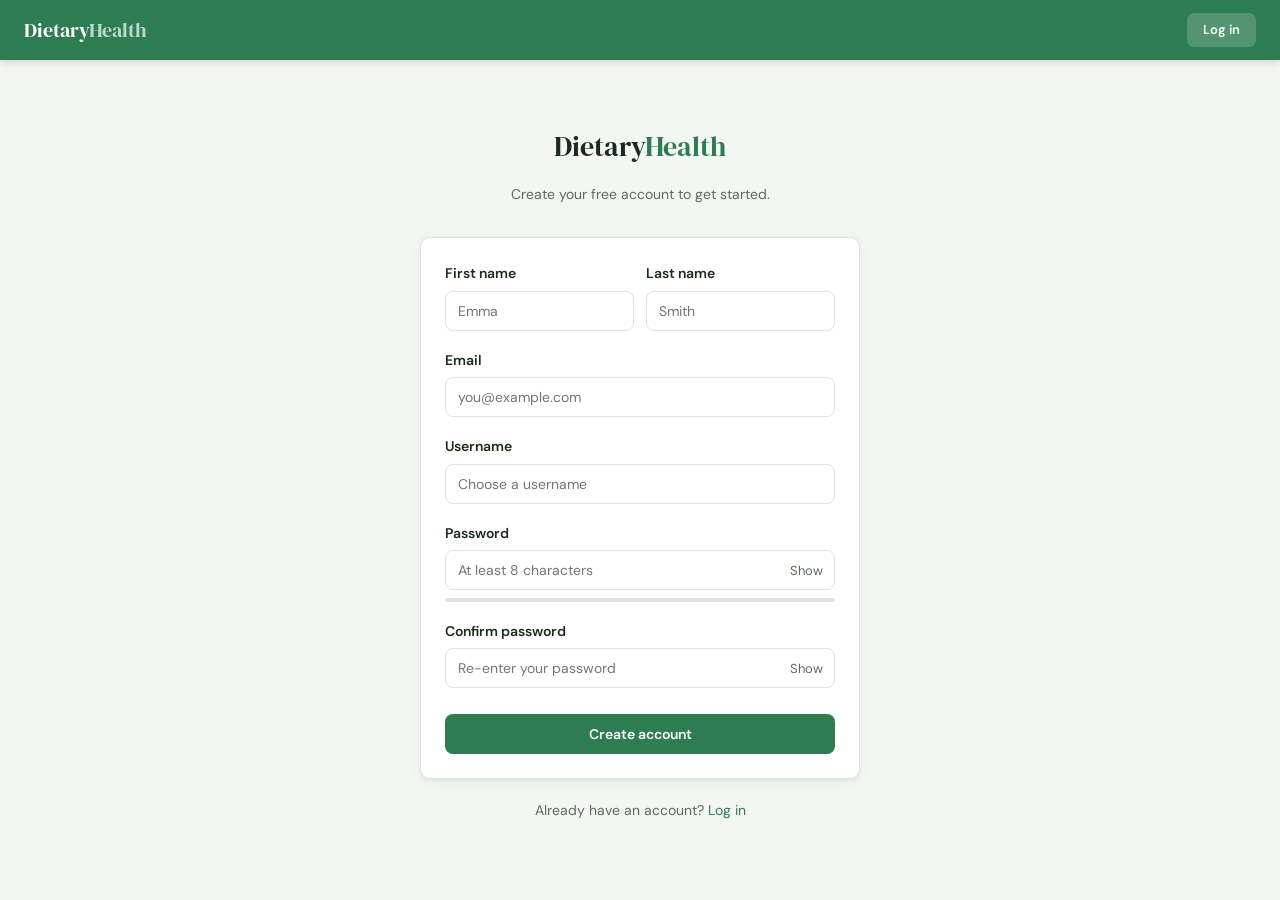
<file: src/register.html>
<!DOCTYPE html>
<html lang="en">
<head>
  <meta charset="UTF-8">
  <meta name="viewport" content="width=device-width, initial-scale=1.0">
  <title>DietaryHealth – Register</title>
  <link rel="stylesheet" href="https://fonts.googleapis.com/css2?family=DM+Sans:wght@400;500;600&family=DM+Serif+Display&display=swap">
  <link rel="stylesheet" href="css/main.css">
  <script>window.DH_NO_AUTH = true;</script>
  <style>
    body { display: flex; flex-direction: column; min-height: 100vh; }
    .auth-wrap {
      flex: 1;
      display: flex;
      align-items: center;
      justify-content: center;
      padding: 40px max(20px, env(safe-area-inset-left, 0px));
    }
    .auth-box { width: 100%; max-width: 440px; }
    .auth-logo {
      font-family: 'DM Serif Display', Georgia, serif;
      font-size: 28px;
      font-weight: 400;
      color: var(--fg);
      text-align: center;
      margin-bottom: 8px;
    }
    .auth-logo span { color: var(--accent); }
    .auth-sub {
      text-align: center;
      color: var(--fg-muted);
      font-size: 14px;
      margin-bottom: 32px;
    }
    .auth-footer {
      text-align: center;
      font-size: 14px;
      color: var(--fg-muted);
      margin-top: 20px;
    }
    .show-pass-btn {
      position: absolute;
      right: 12px;
      top: 50%;
      transform: translateY(-50%);
      background: none;
      border: none;
      cursor: pointer;
      color: var(--fg-muted);
      font-size: 13px;
      font-family: inherit;
      padding: 0;
    }
    .pass-wrap { position: relative; }
    .pass-wrap input { padding-right: 60px; }
    .name-row { display: grid; grid-template-columns: 1fr 1fr; gap: 12px; }
    @media (max-width: 400px) { .name-row { grid-template-columns: 1fr; } }
    .strength-bar { height: 4px; border-radius: 99px; background: var(--border); margin-top: 8px; overflow: hidden; }
    .strength-fill { height: 100%; border-radius: 99px; width: 0; transition: width .3s, background .3s; }
    .strength-label { font-size: 12px; color: var(--fg-muted); margin-top: 4px; }
  </style>
</head>
<body>

<!-- ── Nav ── -->
<nav style="position:sticky;top:0;z-index:100;height:60px;background:#2e7d52;box-shadow:0 2px 8px rgba(0,0,0,0.15);display:flex;align-items:center;padding:0 max(24px,env(safe-area-inset-left,0px));gap:8px;">
  <span style="font-family:'DM Serif Display',Georgia,serif;font-size:20px;color:#fff;flex:1;">Dietary<span style="color:rgba(255,255,255,0.7)">Health</span></span>
  <a href="login.html" style="padding:7px 16px;border-radius:7px;background:rgba(255,255,255,0.18);color:#fff;font-size:13px;font-weight:600;text-decoration:none;">Log in</a>
</nav>

<div class="auth-wrap">
  <div class="auth-box">

    <div class="auth-logo">Dietary<span>Health</span></div>
    <p class="auth-sub">Create your free account to get started.</p>

    <div class="card">
      <div id="registerError" class="alert alert-danger" style="display:none"></div>

      <div class="name-row">
        <div class="field">
          <label class="field-label" for="firstName">First name</label>
          <input type="text" id="firstName" placeholder="Emma" autocomplete="given-name">
          <div class="field-error" id="firstNameError">Required.</div>
        </div>
        <div class="field">
          <label class="field-label" for="lastName">Last name</label>
          <input type="text" id="lastName" placeholder="Smith" autocomplete="family-name">
          <div class="field-error" id="lastNameError">Required.</div>
        </div>
      </div>

      <div class="field">
        <label class="field-label" for="email">Email</label>
        <input type="email" id="email" placeholder="you@example.com" autocomplete="email">
        <div class="field-error" id="emailError">Please enter a valid email.</div>
      </div>

      <div class="field">
        <label class="field-label" for="username">Username</label>
        <input type="text" id="username" placeholder="Choose a username" autocomplete="username">
        <div class="field-error" id="usernameError">Please choose a username (letters, numbers, underscores).</div>
      </div>

      <div class="field">
        <label class="field-label" for="password">Password</label>
        <div class="pass-wrap">
          <input type="password" id="password" placeholder="At least 8 characters" autocomplete="new-password"
                 oninput="checkStrength(this.value)">
          <button class="show-pass-btn" type="button" onclick="togglePass('password', this)">Show</button>
        </div>
        <div class="strength-bar"><div class="strength-fill" id="strengthFill"></div></div>
        <div class="strength-label" id="strengthLabel"></div>
        <div class="field-error" id="passwordError">Password must be at least 8 characters.</div>
      </div>

      <div class="field">
        <label class="field-label" for="confirm">Confirm password</label>
        <div class="pass-wrap">
          <input type="password" id="confirm" placeholder="Re-enter your password" autocomplete="new-password">
          <button class="show-pass-btn" type="button" onclick="togglePass('confirm', this)">Show</button>
        </div>
        <div class="field-error" id="confirmError">Passwords don't match.</div>
      </div>

      <button class="btn btn-primary btn-full" onclick="handleRegister()" style="margin-top:8px">Create account</button>
    </div>

    <p class="auth-footer">
      Already have an account? <a href="login.html">Log in</a>
    </p>
  </div>
</div>

<script>
  function togglePass(inputId, btn) {
    const input = document.getElementById(inputId);
    const isHidden = input.type === 'password';
    input.type = isHidden ? 'text' : 'password';
    btn.textContent = isHidden ? 'Hide' : 'Show';
  }

  function checkStrength(val) {
    const fill = document.getElementById('strengthFill');
    const label = document.getElementById('strengthLabel');
    if (!val) { fill.style.width = '0'; label.textContent = ''; return; }
    let score = 0;
    if (val.length >= 8) score++;
    if (val.length >= 12) score++;
    if (/[A-Z]/.test(val)) score++;
    if (/[0-9]/.test(val)) score++;
    if (/[^A-Za-z0-9]/.test(val)) score++;
    const levels = [
      { pct: '20%', color: 'var(--danger)', text: 'Very weak' },
      { pct: '40%', color: '#d4882a', text: 'Weak' },
      { pct: '60%', color: '#c4ab2a', text: 'Fair' },
      { pct: '80%', color: 'var(--accent)', text: 'Strong' },
      { pct: '100%', color: 'var(--accent)', text: 'Very strong' },
    ];
    const lvl = levels[Math.min(score - 1, 4)] || levels[0];
    fill.style.width = lvl.pct;
    fill.style.background = lvl.color;
    label.textContent = lvl.text;
    label.style.color = lvl.color;
  }

  function clearErrors() {
    ['firstNameError','lastNameError','emailError','usernameError','passwordError','confirmError']
      .forEach(id => document.getElementById(id).classList.remove('visible'));
    document.getElementById('registerError').style.display = 'none';
  }

  function handleRegister() {
    clearErrors();
    const firstName = document.getElementById('firstName').value.trim();
    const lastName  = document.getElementById('lastName').value.trim();
    const email     = document.getElementById('email').value.trim();
    const username  = document.getElementById('username').value.trim();
    const password  = document.getElementById('password').value;
    const confirm   = document.getElementById('confirm').value;
    let valid = true;

    if (!firstName) { document.getElementById('firstNameError').classList.add('visible'); valid = false; }
    if (!lastName)  { document.getElementById('lastNameError').classList.add('visible'); valid = false; }
    if (!email || !/^[^\s@]+@[^\s@]+\.[^\s@]+$/.test(email)) {
      document.getElementById('emailError').classList.add('visible'); valid = false;
    }
    if (!username || !/^[A-Za-z0-9_]+$/.test(username)) {
      document.getElementById('usernameError').classList.add('visible'); valid = false;
    }
    if (!password || password.length < 8) {
      document.getElementById('passwordError').classList.add('visible'); valid = false;
    }
    if (password !== confirm) {
      document.getElementById('confirmError').classList.add('visible'); valid = false;
    }
    if (!valid) return;

    // Check username isn't already taken
    let users = [];
    try { users = JSON.parse(localStorage.getItem('dh_users') || '[]'); } catch(e) {}
    if (users.find(u => u.username === username)) {
      document.getElementById('usernameError').textContent = 'That username is already taken.';
      document.getElementById('usernameError').classList.add('visible');
      return;
    }
    if (users.find(u => u.email === email)) {
      document.getElementById('emailError').textContent = 'An account with that email already exists.';
      document.getElementById('emailError').classList.add('visible');
      return;
    }

    // Save new user to the users list
    // NOTE: storing password in localStorage is only for frontend demo —
    // in production, passwords are hashed server-side and never stored in the browser.
    const newUser = { username, firstName, lastName, email, password,
                      createdAt: new Date().toISOString() };
    users.push(newUser);
    try { localStorage.setItem('dh_users', JSON.stringify(users)); } catch(e) {}

    // Set as active session user (without password)
    const sessionUser = { username, firstName, lastName, email };
    try { localStorage.setItem('dh_user', JSON.stringify(sessionUser)); } catch(e) {}

    // TODO: replace with real API call to backend
    // fetch('/api/register', { method: 'POST', headers: {'Content-Type':'application/json'},
    //   body: JSON.stringify({ firstName, lastName, email, username, password }) })

    const btn = document.querySelector('.btn-primary');
    btn.textContent = 'Creating account…';
    btn.disabled = true;
    setTimeout(() => {
      window.location.href = 'questionnaire.html';
    }, 600);
  }
</script>
<script src="js/nav.js"></script>
</body>
</html>
</file>
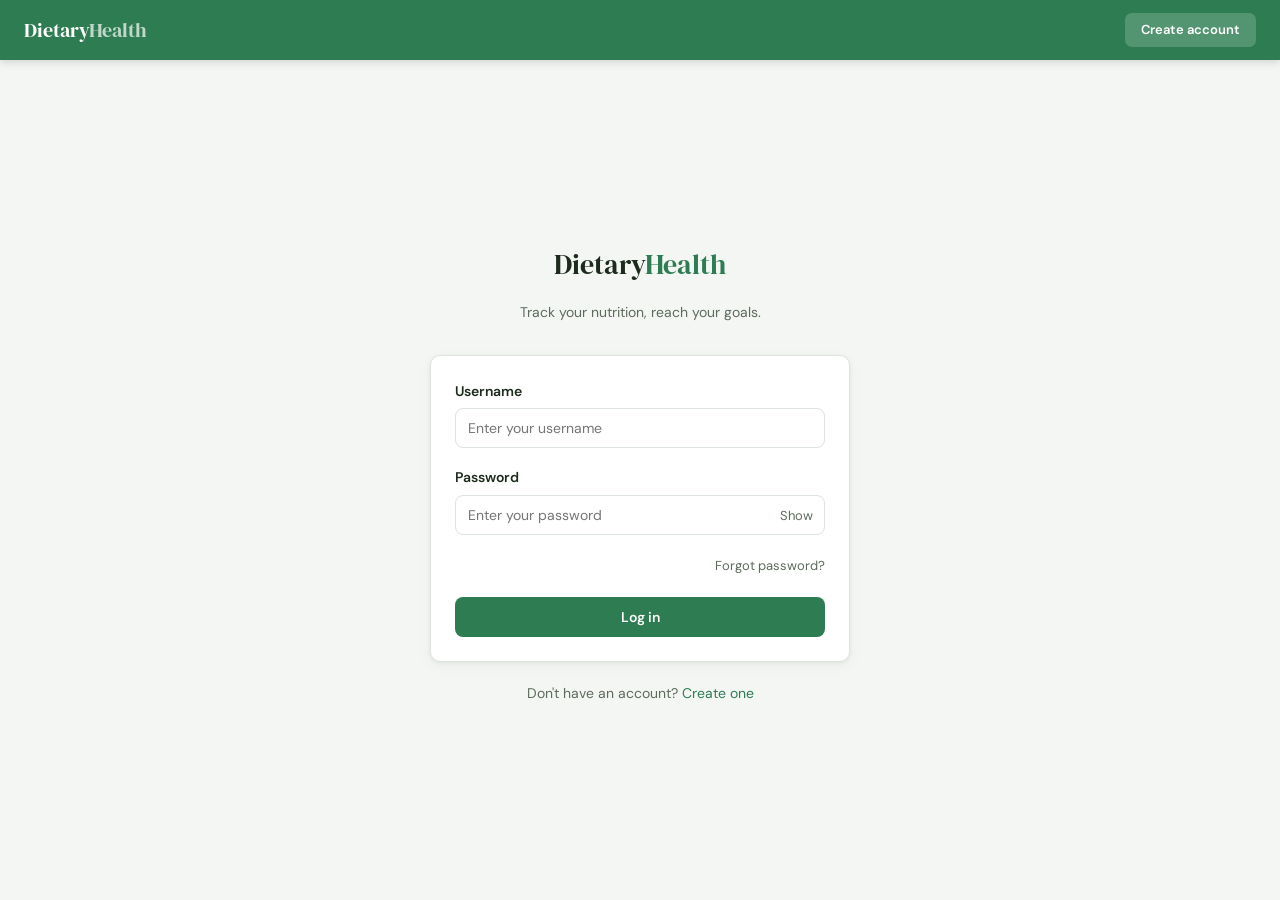
<file: DietaryHealth/src/calendar.html>
<!DOCTYPE html>
<html lang="en">
<head>
  <meta charset="UTF-8">
  <meta name="viewport" content="width=device-width, initial-scale=1.0">
  <title>DietaryHealth – Calendar</title>
  <link rel="stylesheet" href="https://fonts.googleapis.com/css2?family=DM+Sans:wght@400;500;600&family=DM+Serif+Display&display=swap">
  <link rel="stylesheet" href="css/main.css">
  <style>
    /* ── Calendar layout ── */
    .cal-layout {
      display: grid;
      grid-template-columns: 1fr 360px;
      gap: 24px;
      margin-top: 24px;
    }
    @media (max-width: 820px) { .cal-layout { grid-template-columns: 1fr; } }

    /* Month grid */
    .cal-header { display: flex; align-items: center; gap: 12px; margin-bottom: 16px; }
    .cal-month-label { font-family: 'DM Serif Display', Georgia, serif; font-size: 22px; font-weight: 400; flex: 1; }
    .cal-nav-btn {
      width: 34px; height: 34px; border-radius: 8px;
      border: 1.5px solid var(--border); background: var(--chip-bg);
      cursor: pointer; font-size: 16px; font-family: inherit;
      color: var(--fg); display: flex; align-items: center; justify-content: center;
      transition: border-color .15s;
    }
    .cal-nav-btn:hover { border-color: var(--accent); }
    .cal-weekdays { display: grid; grid-template-columns: repeat(7, 1fr); gap: 2px; margin-bottom: 6px; }
    .cal-weekday {
      text-align: center; font-size: 11px; font-weight: 600;
      letter-spacing: .06em; text-transform: uppercase;
      color: var(--fg-muted); padding: 4px 0;
    }
    .cal-grid { display: grid; grid-template-columns: repeat(7, 1fr); gap: 4px; }
    .cal-day {
      aspect-ratio: 1; border-radius: 8px;
      display: flex; flex-direction: column; align-items: center; justify-content: center;
      cursor: pointer; font-size: 14px; font-weight: 500;
      transition: background .12s; position: relative;
      border: 1.5px solid transparent;
    }
    .cal-day:hover { background: var(--chip-bg); }
    .cal-day.other-month { color: var(--fg-subtle); }
    .cal-day.today { border-color: var(--accent); color: var(--accent); font-weight: 600; }
    .cal-day.selected { background: var(--accent); color: #fff !important; border-color: var(--accent); }
    .cal-day.has-log::after {
      content: ''; display: block; width: 5px; height: 5px;
      border-radius: 50%; background: var(--accent);
      position: absolute; bottom: 4px;
    }
    .cal-day.selected.has-log::after { background: rgba(255,255,255,.7); }

    /* Day panel */
    .day-panel-date {
      font-family: 'DM Serif Display', Georgia, serif;
      font-size: 20px; font-weight: 400; color: var(--fg);
    }
    .day-panel-cals { font-size: 13px; color: var(--fg-muted); margin-top: 2px; margin-bottom: 16px; }

    /* Meal sections */
    .meal-section { margin-bottom: 16px; }
    .meal-section-label {
      font-size: 11px; font-weight: 600; letter-spacing: .07em;
      text-transform: uppercase; color: var(--fg-muted); margin-bottom: 6px;
    }

    /* Logged meal row — clickable to edit */
    .meal-entry {
      display: flex; align-items: center; gap: 10px;
      padding: 9px 12px; border-radius: 8px;
      background: var(--chip-bg); margin-bottom: 5px;
      cursor: pointer; border: 1.5px solid transparent;
      transition: border-color .12s;
    }
    .meal-entry:hover { border-color: var(--accent); }
    .meal-entry.editing { border-color: var(--accent); background: var(--accent-light); }
    .meal-entry-info { flex: 1; min-width: 0; }
    .meal-entry-name { font-size: 14px; font-weight: 500; }
    .meal-entry-cals { font-size: 12px; color: var(--fg-muted); }
    .meal-entry-del {
      background: none; border: none; cursor: pointer;
      color: var(--fg-muted); font-size: 18px; padding: 0 2px; flex-shrink: 0;
      line-height: 1;
    }
    .meal-entry-del:hover { color: var(--danger); }

    /* Inline edit row */
    .inline-edit {
      display: none; flex-direction: column; gap: 6px;
      margin-bottom: 5px; padding: 10px 12px;
      border: 1.5px solid var(--accent); border-radius: 8px;
      background: var(--accent-light);
    }
    .inline-edit.open { display: flex; }
    .inline-edit-row { display: flex; gap: 6px; }
    .inline-edit-row input[type="text"] { flex: 1; font-size: 13px; padding: 7px 10px; }
    .inline-edit-row input[type="number"] { width: 80px; font-size: 13px; padding: 7px 10px; }
    .inline-edit-actions { display: flex; gap: 6px; }
    .inline-edit-actions button { font-size: 13px; padding: 7px 14px; }

    /* Empty slot — clickable to open inline add */
    .meal-slot-empty {
      display: flex; align-items: center; gap: 8px;
      padding: 9px 12px; border-radius: 8px;
      border: 1.5px dashed var(--border); color: var(--fg-muted);
      font-size: 13px; cursor: pointer; margin-bottom: 5px;
      transition: border-color .12s, color .12s;
    }
    .meal-slot-empty:hover { border-color: var(--accent); color: var(--accent); }

    /* Add-meal area (bottom of panel, for free-form entry) */
    .add-meal-wrap { margin-top: 4px; }
    .add-meal-label {
      font-size: 11px; font-weight: 600; letter-spacing: .07em;
      text-transform: uppercase; color: var(--fg-muted); margin-bottom: 8px;
    }
    .add-meal-selects { display: flex; gap: 6px; margin-bottom: 8px; }
    .add-meal-selects select { flex: 0 0 auto; width: auto; font-size: 13px; padding: 7px 10px; }
    .add-meal-row { display: flex; gap: 8px; }
    .add-meal-row input { flex: 1; }

    .hints-label {
      font-size: 11px; font-weight: 600; letter-spacing: .06em;
      text-transform: uppercase; color: var(--fg-muted); margin: 10px 0 6px;
    }
    .add-meal-hints { display: flex; flex-wrap: wrap; gap: 6px; }
    .hint-chip {
      padding: 4px 10px; border-radius: 99px;
      background: var(--chip-bg); color: var(--fg-muted);
      font-size: 12px; cursor: pointer; border: 1px solid var(--border);
      transition: border-color .12s, color .12s;
    }
    .hint-chip:hover { border-color: var(--accent); color: var(--fg); }

    /* Water tracker (calendar panel) */
    .water-section { margin-top: 16px; }
    .water-section-label {
      font-size: 11px; font-weight: 600; letter-spacing: .07em;
      text-transform: uppercase; color: var(--fg-muted); margin-bottom: 8px;
    }
    .water-cups-cal { display: flex; gap: 6px; flex-wrap: wrap; }
    .cup-cal {
      width: 34px; height: 34px; border-radius: 6px;
      border: 2px solid #3a8ec8;
      background: #daeeff;
      cursor: pointer;
      transition: background .15s, border-color .15s;
      position: relative;
    }
    .cup-cal:hover { background: #bfdfff; }
    .cup-cal.filled { background: #5aace8; border-color: #3a8ec8; }
    .cup-cal.filled::after {
      content: ''; position: absolute;
      bottom: 4px; left: 4px; right: 4px; top: 4px;
      border-radius: 3px; background: rgba(255,255,255,0.3);
    }
    .water-count-label { font-size: 13px; color: var(--fg-muted); margin-top: 6px; }

    /* Day calorie summary */
    .day-summary { margin-top: 16px; }
  </style>
</head>
<body>

<!-- ── Nav ── -->
<nav style="position:sticky;top:0;z-index:100;height:60px;background:#2e7d52;box-shadow:0 2px 8px rgba(0,0,0,0.15);display:flex;align-items:center;padding:0 max(24px,env(safe-area-inset-left,0px));gap:4px;">
  <a href="dashboard.html" style="font-family:'DM Serif Display',Georgia,serif;font-size:20px;color:#fff;text-decoration:none;margin-right:16px;">Dietary<span style="color:rgba(255,255,255,0.7)">Health</span></a>
  <a href="calendar.html" style="padding:7px 14px;border-radius:7px;background:rgba(255,255,255,0.22);color:#fff;font-size:14px;font-weight:600;text-decoration:none;">Calendar</a>
  <span style="flex:1"></span>
  <button onclick="dhLogout()" style="padding:7px 16px;border-radius:7px;background:rgba(255,220,220,0.15);color:rgba(255,220,220,0.9);font-size:14px;font-weight:500;border:none;cursor:pointer;font-family:inherit;" onmouseover="this.style.background='rgba(255,255,255,0.15)';this.style.color='#fff'" onmouseout="this.style.background='rgba(255,220,220,0.15)';this.style.color='rgba(255,220,220,0.9)'">Log out</button>
</nav>

<div class="page">
  <div class="page-eyebrow">Nutrition Log</div>
  <h1 class="page-title" style="margin-bottom:0">Calendar</h1>
  <p class="page-desc">Tap a day to log meals and track your intake.</p>

  <div class="cal-layout">

    <!-- Calendar grid -->
    <div>
      <div class="card">
        <div class="cal-header">
          <button class="cal-nav-btn" onclick="changeMonth(-1)">&#8249;</button>
          <div class="cal-month-label" id="calMonthLabel"></div>
          <button class="cal-nav-btn" onclick="changeMonth(1)">&#8250;</button>
        </div>
        <div class="cal-weekdays">
          <div class="cal-weekday">Su</div><div class="cal-weekday">Mo</div>
          <div class="cal-weekday">Tu</div><div class="cal-weekday">We</div>
          <div class="cal-weekday">Th</div><div class="cal-weekday">Fr</div>
          <div class="cal-weekday">Sa</div>
        </div>
        <div class="cal-grid" id="calGrid"></div>
      </div>
    </div>

    <!-- Day detail panel -->
    <div>
      <div class="card" id="dayPanel">
        <div class="day-panel-date" id="dayPanelDate">Select a day</div>
        <div class="day-panel-cals" id="dayPanelCals"></div>

        <div id="mealsContainer"></div>

        <!-- Water tracker for this day -->
        <div class="water-section" id="waterSection" style="display:none">
          <hr class="divider" style="margin:12px 0">
          <div class="water-section-label">Water</div>
          <div class="water-cups-cal" id="waterCupsCal"></div>
          <div class="water-count-label" id="waterCountLabel"></div>
        </div>

        <!-- Free-form log at bottom -->
        <div class="add-meal-wrap" id="addMealWrap" style="display:none">
          <hr class="divider" style="margin:12px 0">
          <div class="add-meal-label">Log anything</div>
          <div class="add-meal-selects">
            <select id="mealSlot" onchange="renderHints()">
              <option>Breakfast</option>
              <option>Lunch</option>
              <option>Dinner</option>
              <option selected>Snack</option>
            </select>
          </div>
          <div class="add-meal-row">
            <input type="text" id="mealInput" placeholder="What did you eat?">
            <input type="number" id="mealKcal" placeholder="Calories" min="0" max="9999" style="width:110px;flex-shrink:0;">
            <button class="btn btn-primary" onclick="addMeal()">Add</button>
          </div>
          <div id="hintsSection" style="display:none">
            <div class="hints-label">Based on your history</div>
            <div class="add-meal-hints" id="hintChips"></div>
          </div>
        </div>

        <div class="day-summary" id="daySummary" style="display:none">
          <hr class="divider" style="margin:12px 0">
          <div style="display:flex; justify-content:space-between; align-items:center; margin-bottom:8px">
            <span style="font-size:13px; font-weight:600; color:var(--fg-muted)">DAILY TOTAL</span>
            <span style="font-weight:600; font-size:15px" id="daySummaryTotal"></span>
          </div>
          <div class="stat-bar-track">
            <div class="stat-bar-fill" id="daySummaryBar" style="width:0%"></div>
          </div>
          <div class="stat-bar-labels" style="margin-top:4px">
            <span id="daySummaryEaten"></span>
            <span id="daySummaryLeft"></span>
          </div>
        </div>
      </div>
    </div>

  </div>
</div>

<script>
// ── State ────────────────────────────────────────
const API   = 'http://127.0.0.1:5000';
const GOAL  = 2000; // default; overridden by user's profile goal
const SLOTS = ['Breakfast', 'Lunch', 'Dinner', 'Snack'];
let viewYear, viewMonth, selectedDate;
const today = new Date();
const MONTHS = ['January','February','March','April','May','June',
                'July','August','September','October','November','December'];

// In-memory meal cache: { 'YYYY-MM-DD': [ {logId, slot, name, kcal, loggedAt}, … ] }
let mealCache = {};
// Track which dates we've already fetched so we don't re-fetch on re-select
const fetchedDates = new Set();

function isoDate(d) {
  // Returns YYYY-MM-DD in LOCAL time (not UTC)
  const y = d.getFullYear();
  const m = String(d.getMonth() + 1).padStart(2, '0');
  const day = String(d.getDate()).padStart(2, '0');
  return `${y}-${m}-${day}`;
}

// Legacy dateKey (kept so calendar dots still work from cache)
function dateKey(d) { return isoDate(d); }

// ── Calendar ─────────────────────────────────────
function changeMonth(delta) {
  viewMonth += delta;
  if (viewMonth < 0)  { viewMonth = 11; viewYear--; }
  if (viewMonth > 11) { viewMonth = 0;  viewYear++; }
  renderCalendar();
}

function renderCalendar() {
  document.getElementById('calMonthLabel').textContent = `${MONTHS[viewMonth]} ${viewYear}`;
  const grid = document.getElementById('calGrid');
  grid.innerHTML = '';
  const firstDay = new Date(viewYear, viewMonth, 1).getDay();
  const daysInMonth = new Date(viewYear, viewMonth + 1, 0).getDate();
  const daysInPrev  = new Date(viewYear, viewMonth, 0).getDate();

  for (let i = 0; i < firstDay; i++) {
    addCell(daysInPrev - firstDay + 1 + i, true, new Date(viewYear, viewMonth - 1, daysInPrev - firstDay + 1 + i));
  }
  for (let d = 1; d <= daysInMonth; d++) addCell(d, false, new Date(viewYear, viewMonth, d));
  const rem = (firstDay + daysInMonth) % 7;
  if (rem > 0) for (let d = 1; d <= 7 - rem; d++) addCell(d, true, new Date(viewYear, viewMonth + 1, d));
}

function addCell(num, otherMonth, date) {
  const cell = document.createElement('div');
  cell.className = 'cal-day';
  if (otherMonth) cell.classList.add('other-month');
  if (isSameDay(date, today)) cell.classList.add('today');
  if (selectedDate && isSameDay(date, selectedDate)) cell.classList.add('selected');
  const k = dateKey(date);
  if (mealCache[k] && mealCache[k].length > 0) cell.classList.add('has-log');
  cell.textContent = num;
  cell.onclick = () => selectDay(new Date(date));
  document.getElementById('calGrid').appendChild(cell);
}

function isSameDay(a, b) {
  return a.getFullYear() === b.getFullYear() &&
         a.getMonth()    === b.getMonth()    &&
         a.getDate()     === b.getDate();
}

// ── Day panel ─────────────────────────────────────
let editingId = null; // which entry is currently open for edit

async function selectDay(date) {
  selectedDate = date;
  editingId = null;
  renderCalendar();

  const label = date.toLocaleDateString('en-US', { weekday:'long', month:'long', day:'numeric' });
  document.getElementById('dayPanelDate').textContent = label;
  document.getElementById('addMealWrap').style.display = 'block';
  document.getElementById('daySummary').style.display = 'block';
  document.getElementById('waterSection').style.display = 'block';

  const k = isoDate(date);
  if (!fetchedDates.has(k)) {
    fetchedDates.add(k);
    try {
      // Fetch meals for this date
      const res = await fetch(`${API}/api/meals?date=${k}`, { credentials: 'include' });
      if (res.ok) {
        const rows = await res.json();
        mealCache[k] = rows.map(r => ({
          logId: r.logId,
          slot:  r.mealSlot,
          name:  r.foodName,
          kcal:  r.kcal || 0,
          loggedAt: r.loggedAt || '',
        }));
        renderCalendar(); // update dots
      }
    } catch(e) { /* server offline — show empty */ }
  }

  renderDayPanel();
  loadWaterForDate(date);
}

function renderDayPanel() {
  if (!selectedDate) return;
  const key = isoDate(selectedDate);
  const entries = mealCache[key] || [];

  // Update calorie header
  const total = entries.reduce((s, e) => s + (e.kcal || 0), 0);
  document.getElementById('dayPanelCals').textContent =
    total > 0 ? `${total} kcal logged` : 'Nothing logged yet';

  const container = document.getElementById('mealsContainer');
  container.innerHTML = '';

  SLOTS.forEach(slot => {
    const slotEntries = entries.filter(e => e.slot === slot);
    const section = document.createElement('div');
    section.className = 'meal-section';

    const lbl = document.createElement('div');
    lbl.className = 'meal-section-label';
    lbl.textContent = slot;
    section.appendChild(lbl);

    if (slotEntries.length === 0) {
      // Empty slot — click to open quick-add
      const empty = document.createElement('div');
      empty.className = 'meal-slot-empty';
      empty.innerHTML = `<span style="font-size:16px; font-weight:300">+</span> Add ${slot.toLowerCase()}`;
      empty.onclick = () => {
        document.getElementById('mealSlot').value = slot;
        document.getElementById('mealInput').focus();
        window.scrollTo({ top: document.getElementById('addMealWrap').offsetTop - 20, behavior: 'smooth' });
      };
      section.appendChild(empty);
    } else {
      slotEntries.forEach(entry => {
        const eid = entry.logId;
        // The logged meal row (click to open inline edit)
        const row = document.createElement('div');
        row.className = 'meal-entry' + (editingId === eid ? ' editing' : '');
        row.innerHTML = `
          <div class="meal-entry-info">
            <div class="meal-entry-name">${entry.name}</div>
            <div class="meal-entry-cals">${entry.kcal} kcal — click to edit</div>
          </div>
          <button class="meal-entry-del" title="Remove" onclick="removeEntry(event,'${key}',${eid})">&#215;</button>
        `;
        row.onclick = (e) => {
          if (e.target.classList.contains('meal-entry-del')) return;
          editingId = editingId === eid ? null : eid;
          renderDayPanel();
        };
        section.appendChild(row);

        // Inline edit form (shown only when this entry is being edited)
        const editForm = document.createElement('div');
        editForm.className = 'inline-edit' + (editingId === eid ? ' open' : '');
        editForm.innerHTML = `
          <div class="inline-edit-row">
            <input type="text"   id="editName_${eid}" value="${entry.name}" placeholder="Food name">
            <input type="number" id="editKcal_${eid}" value="${entry.kcal}" placeholder="kcal" min="0" max="5000">
          </div>
          <div class="inline-edit-actions">
            <button class="btn btn-primary" onclick="saveEdit('${key}', ${eid})">Save</button>
            <button class="btn btn-ghost" onclick="cancelEdit()">Cancel</button>
          </div>
        `;
        section.appendChild(editForm);
      });

      // Also show a small "add another" empty row if slot already has entries
      const addMore = document.createElement('div');
      addMore.className = 'meal-slot-empty';
      addMore.style.cssText = 'opacity:.6; font-size:12px; padding:6px 12px;';
      addMore.innerHTML = `<span style="font-size:14px; font-weight:300">+</span> Add another item`;
      addMore.onclick = () => {
        document.getElementById('mealSlot').value = slot;
        document.getElementById('mealInput').focus();
      };
      section.appendChild(addMore);
    }

    container.appendChild(section);
  });

  // Update calorie bar
  updateSummary(entries);

  // Update suggestions
  renderHints();
}

async function saveEdit(key, id) {
  const nameEl = document.getElementById(`editName_${id}`);
  const kcalEl = document.getElementById(`editKcal_${id}`);
  const name = nameEl.value.trim();
  const kcal = parseInt(kcalEl.value, 10) || 0;
  if (!name) return;

  // Optimistic update in cache
  const entry = (mealCache[key] || []).find(e => e.logId === id);
  if (entry) { entry.name = name; entry.kcal = kcal; }
  editingId = null;
  renderDayPanel();
  renderCalendar();

  // The API doesn't have a PATCH /api/meals/:id yet —
  // workaround: delete the old entry and add the new one
  try {
    await fetch(`${API}/api/meals/${id}`, { method: 'DELETE', credentials: 'include' });
    const slot = entry ? entry.slot : document.getElementById('mealSlot').value;
    const res = await fetch(`${API}/api/meals`, {
      method: 'POST',
      headers: { 'Content-Type': 'application/json' },
      credentials: 'include',
      body: JSON.stringify({ logDate: key, mealSlot: slot, foodName: name, kcal }),
    });
    if (res.ok) {
      const data = await res.json();
      // Update cache with new server-assigned logId
      const cached = (mealCache[key] || []).find(e => e.logId === id);
      if (cached) cached.logId = data.logId;
      renderDayPanel();
    }
  } catch(e) { /* silent — UI already updated */ }
}

function cancelEdit() {
  editingId = null;
  renderDayPanel();
}

async function removeEntry(event, key, id) {
  event.stopPropagation();
  if (!mealCache[key]) return;

  // Optimistic removal
  mealCache[key] = mealCache[key].filter(e => e.logId !== id);
  if (editingId === id) editingId = null;
  renderDayPanel();
  renderCalendar();

  try {
    await fetch(`${API}/api/meals/${id}`, { method: 'DELETE', credentials: 'include' });
  } catch(e) { /* silent */ }
}

function updateSummary(entries) {
  const total = entries.reduce((s, e) => s + (e.kcal || 0), 0);
  const left  = Math.max(0, GOAL - total);
  const pct   = Math.min(100, Math.round(total / GOAL * 100));
  document.getElementById('daySummaryTotal').textContent = `${total} / ${GOAL} kcal`;
  document.getElementById('daySummaryEaten').textContent = `${total} eaten`;
  document.getElementById('daySummaryLeft').textContent  = total > GOAL ? `${total - GOAL} over goal` : `${left} remaining`;
  const bar = document.getElementById('daySummaryBar');
  bar.style.width = pct + '%';
  bar.className = 'stat-bar-fill' + (pct > 100 ? ' over' : pct > 85 ? ' warn' : '');
}

// ── Smart suggestions: top 5 from cached history filtered by slot ──
function getHistoryItems(slot) {
  const freq = {};
  const nameMap = {};
  Object.values(mealCache).forEach(entries => {
    entries.filter(e => e.slot === slot).forEach(e => {
      const k = e.name.toLowerCase().trim();
      freq[k] = (freq[k] || 0) + 1;
      if (!nameMap[k]) nameMap[k] = e.name;
    });
  });
  return Object.entries(freq)
    .sort((a, b) => b[1] - a[1])
    .slice(0, 5)
    .map(([k]) => nameMap[k] || k);
}

function renderHints() {
  const slot  = document.getElementById('mealSlot').value;
  const items = getHistoryItems(slot);
  const section = document.getElementById('hintsSection');
  const chips   = document.getElementById('hintChips');
  if (items.length === 0) { section.style.display = 'none'; return; }
  section.style.display = 'block';
  chips.innerHTML = '';
  items.forEach(name => {
    const chip = document.createElement('span');
    chip.className = 'hint-chip';
    chip.textContent = name;
    chip.onclick = () => {
      document.getElementById('mealInput').value = name;
      document.getElementById('mealInput').focus();
    };
    chips.appendChild(chip);
  });
}

// ── Calorie estimator ─────────────────────────────
const KCAL_MAP = {
  oatmeal:250, banana:90, honey:60, scrambled:180, egg:75, eggs:150, toast:80,
  chicken:220, salad:80, grilled:0, soup:180, bowl:500, sushi:350,
  salmon:280, yogurt:130, apple:80, almond:100, noodle:200, rice:200,
  pizza:300, pasta:350, sandwich:350, wrap:400, taco:250, burger:500,
  bread:130, cheese:110, milk:60, cereal:150, pancake:200, waffle:220,
  orange:60, grape:60, strawberry:50, blueberry:55, mango:100,
  broccoli:55, carrot:50, spinach:40, potato:160, fries:350,
  beef:300, pork:280, turkey:180, shrimp:120, tuna:150,
  coffee:5, tea:2, juice:120, smoothie:200, protein:150,
};

function estimateKcal(name) {
  // First: check if the exact name exists in history (use that kcal)
  const lower = name.toLowerCase().trim();
  for (const entries of Object.values(mealLog)) {
    for (const e of entries) {
      if (e.name.toLowerCase().trim() === lower && e.kcal) return e.kcal;
    }
  }
  // Otherwise: keyword-based estimate
  const words = lower.split(/[\s,+&]+/);
  let total = 0, matched = 0;
  words.forEach(w => {
    for (const [k, v] of Object.entries(KCAL_MAP)) {
      if (w.includes(k) && v > 0) { total += v; matched++; break; }
    }
  });
  return matched > 0 ? total : Math.floor(Math.random() * 200 + 150);
}

async function addMeal() {
  const input    = document.getElementById('mealInput');
  const kcalInp  = document.getElementById('mealKcal');
  const name     = input.value.trim();
  const slot     = document.getElementById('mealSlot').value;
  if (!name || !selectedDate) return;

  const key  = isoDate(selectedDate);
  const kcal = kcalInp.value !== '' ? (parseInt(kcalInp.value, 10) || 0) : 0;
  const now  = new Date();
  const loggedAt = now.toISOString().substring(0, 19).replace('T', ' ');

  // Optimistic update with a temporary negative id
  const tempId = -(Date.now());
  if (!mealCache[key]) mealCache[key] = [];
  mealCache[key].push({ logId: tempId, slot, name, kcal, loggedAt });
  input.value   = '';
  kcalInp.value = '';
  renderDayPanel();
  renderCalendar();

  try {
    const res = await fetch(`${API}/api/meals`, {
      method: 'POST',
      headers: { 'Content-Type': 'application/json' },
      credentials: 'include',
      body: JSON.stringify({ logDate: key, mealSlot: slot, foodName: name, kcal }),
    });
    if (res.ok) {
      const data = await res.json();
      // Replace temp id with real server id
      const cached = (mealCache[key] || []).find(e => e.logId === tempId);
      if (cached) cached.logId = data.logId;
      renderDayPanel();
    } else if (res.status === 401) {
      window.location.href = 'login.html';
    }
  } catch(e) {
    // Server offline — entry stays in cache for the session
  }
}

document.addEventListener('keydown', e => {
  if (e.key === 'Enter' && (document.activeElement.id === 'mealInput' || document.activeElement.id === 'mealKcal')) addMeal();
});

// ── Water tracker ────────────────────────────────
const WATER_CUPS = 8;
const waterCache = {}; // { 'YYYY-MM-DD': cups }

async function loadWaterForDate(date) {
  const k = isoDate(date);
  if (waterCache[k] !== undefined) { renderWaterCups(); return; }
  try {
    const res = await fetch(`${API}/api/water?date=${k}`, { credentials: 'include' });
    if (res.ok) {
      const data = await res.json();
      waterCache[k] = data.cups || 0;
    } else {
      waterCache[k] = 0;
    }
  } catch(e) { waterCache[k] = 0; }
  renderWaterCups();
}

async function setWaterFilled(date, n) {
  const k = isoDate(date);
  waterCache[k] = n; // optimistic
  renderWaterCups();
  try {
    await fetch(`${API}/api/water`, {
      method: 'PUT',
      headers: { 'Content-Type': 'application/json' },
      credentials: 'include',
      body: JSON.stringify({ logDate: k, cups: n }),
    });
  } catch(e) { /* silent */ }
}

function renderWaterCups() {
  if (!selectedDate) return;
  const k = isoDate(selectedDate);
  const filled = waterCache[k] !== undefined ? waterCache[k] : 0;
  const wrap = document.getElementById('waterCupsCal');
  wrap.innerHTML = '';
  for (let i = 0; i < WATER_CUPS; i++) {
    const cup = document.createElement('div');
    cup.className = 'cup-cal' + (i < filled ? ' filled' : '');
    cup.title = i < filled ? 'Click to un-log' : 'Log a glass';
    cup.onclick = () => setWaterFilled(selectedDate, i < filled ? i : i + 1);
    wrap.appendChild(cup);
  }
  document.getElementById('waterCountLabel').textContent =
    filled + ' of ' + WATER_CUPS + ' glasses today';
}

// ── Init ─────────────────────────────────────────
viewYear  = today.getFullYear();
viewMonth = today.getMonth();
renderCalendar();
selectDay(today);
</script>
<script src="js/nav.js"></script>
</body>
</html>
</file>
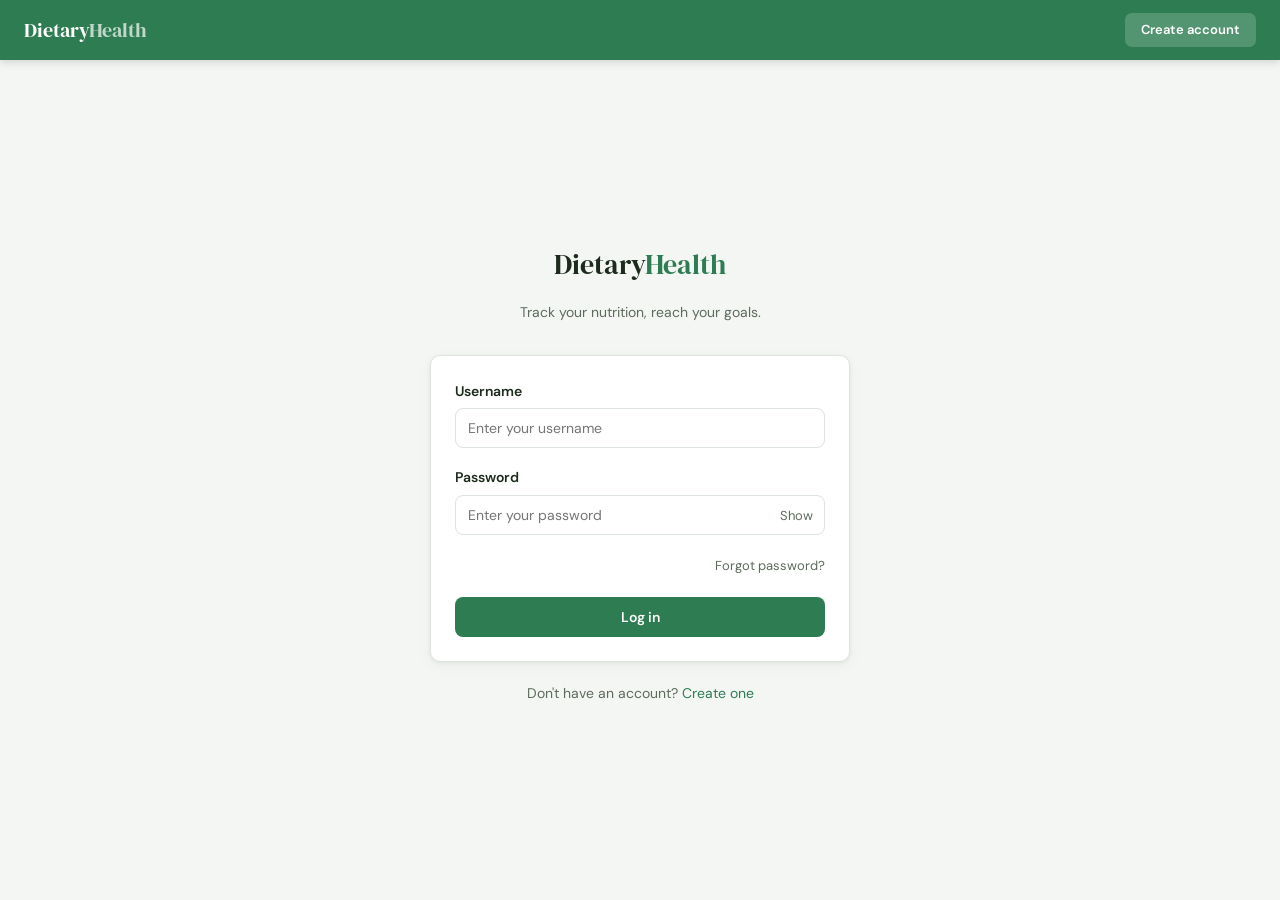
<file: DietaryHealth/src/dashboard.html>
<!DOCTYPE html>
<html lang="en">
<head>
  <meta charset="UTF-8">
  <meta name="viewport" content="width=device-width, initial-scale=1.0">
  <title>DietaryHealth – Dashboard</title>
  <link rel="stylesheet" href="https://fonts.googleapis.com/css2?family=DM+Sans:wght@400;500;600&family=DM+Serif+Display&display=swap">
  <link rel="stylesheet" href="css/main.css">
  <style>
    /* ── Dashboard-specific layout ── */
    .dash-grid {
      display: grid;
      grid-template-columns: 1fr 1fr;
      gap: 16px;
      margin-top: 24px;
    }
    .dash-grid .card-full { grid-column: 1 / -1; }
    @media (max-width: 600px) { .dash-grid { grid-template-columns: 1fr; } }

    /* Summary stat tiles */
    .stat-tile {
      display: flex;
      flex-direction: column;
      gap: 4px;
    }
    .stat-tile-label { font-size: 12px; font-weight: 600; letter-spacing: .06em; text-transform: uppercase; color: var(--fg-muted); }
    .stat-tile-value { font-family: 'DM Serif Display', Georgia, serif; font-size: 36px; color: var(--fg); line-height: 1; }
    .stat-tile-unit  { font-size: 14px; color: var(--fg-muted); }
    .stat-tile-delta { font-size: 13px; font-weight: 600; }
    .stat-tile-delta.up   { color: var(--danger); }
    .stat-tile-delta.down { color: var(--accent); }

    /* Macro ring chart (CSS-only donut) */
    .macro-row {
      display: grid;
      grid-template-columns: repeat(3, 1fr);
      gap: 12px;
      margin-top: 16px;
    }
    .macro-item { text-align: center; }
    .macro-ring {
      width: 80px; height: 80px;
      border-radius: 50%;
      margin: 0 auto 8px;
      display: flex; align-items: center; justify-content: center;
      position: relative;
      font-size: 15px; font-weight: 600; color: var(--fg);
    }
    .macro-label { font-size: 12px; color: var(--fg-muted); font-weight: 600; text-transform: uppercase; letter-spacing: .05em; }
    .macro-grams { font-size: 13px; color: var(--fg); }

    /* Recent meals list */
    .meal-row {
      display: flex;
      align-items: center;
      gap: 12px;
      padding: 10px 0;
      border-bottom: 1px solid var(--border);
    }
    .meal-row:last-child { border-bottom: none; padding-bottom: 0; }
    .meal-icon {
      width: 38px; height: 38px; border-radius: 8px;
      background: var(--accent-light);
      color: var(--accent);
      display: flex; align-items: center; justify-content: center;
      font-size: 18px; flex-shrink: 0;
    }
    .meal-info { flex: 1; min-width: 0; }
    .meal-name { font-weight: 600; font-size: 14px; white-space: nowrap; overflow: hidden; text-overflow: ellipsis; }
    .meal-meta { font-size: 12px; color: var(--fg-muted); }
    .meal-cals { font-weight: 600; font-size: 14px; flex-shrink: 0; }

    /* Greeting band */
    .greeting { margin-bottom: 4px; color: var(--fg-muted); font-size: 14px; }
    .greeting-name { font-family: 'DM Serif Display', Georgia, serif; font-size: clamp(22px, 5vw, 30px); font-weight: 400; color: var(--fg); margin: 0 0 4px; }
    .greeting-date { font-size: 13px; color: var(--fg-muted); }

    /* Quick-log button */
    .quick-log-btn {
      display: inline-flex; align-items: center; gap: 8px;
      padding: 10px 20px; border-radius: 8px;
      background: var(--accent); color: #fff;
      font-size: 14px; font-weight: 600; font-family: inherit;
      border: none; cursor: pointer; transition: background .15s;
      margin-top: 16px;
    }
    .quick-log-btn:hover { background: var(--accent-dark); }

    /* Water tracker */
    .water-cups { display: flex; gap: 6px; flex-wrap: wrap; margin-top: 10px; }
    .cup {
      width: 36px; height: 36px; border-radius: 6px;
      border: 2px solid #3a8ec8;
      background: #daeeff;
      cursor: pointer;
      transition: background .15s, border-color .15s;
      position: relative;
    }
    .cup:hover { background: #bfdfff; }
    .cup.filled { background: #5aace8; border-color: #3a8ec8; }
    .cup.filled::after {
      content: '';
      position: absolute; bottom: 4px; left: 4px; right: 4px; top: 4px;
      border-radius: 3px;
      background: rgba(255,255,255,0.3);
    }
    .water-label { font-size: 13px; color: var(--fg-muted); margin-top: 6px; }

    /* Insight card */
    .insight {
      display: flex; gap: 14px; align-items: flex-start;
    }
    .insight-icon {
      width: 40px; height: 40px; border-radius: 10px;
      background: var(--accent-light); color: var(--accent);
      display: flex; align-items: center; justify-content: center;
      font-size: 20px; flex-shrink: 0;
    }
    .insight-text .insight-title { font-weight: 600; font-size: 14px; margin-bottom: 2px; }
    .insight-text p { font-size: 13px; color: var(--fg-muted); margin: 0; }

    /* Recommendations */
    .rec-slots { display: grid; grid-template-columns: 1fr 1fr; gap: 14px; }
    @media (max-width: 600px) { .rec-slots { grid-template-columns: 1fr; } }
    .rec-slot-title {
      font-size: 11px; font-weight: 700; letter-spacing: .07em;
      text-transform: uppercase; color: var(--accent); margin-bottom: 8px;
    }
    .rec-item {
      display: flex; align-items: flex-start; gap: 10px;
      padding: 8px 0; border-bottom: 1px solid var(--border);
    }
    .rec-item:last-child { border-bottom: none; padding-bottom: 0; }
    .rec-badge {
      width: 32px; height: 32px; border-radius: 6px; flex-shrink: 0;
      background: var(--accent-light); color: var(--accent);
      display: flex; align-items: center; justify-content: center;
      font-size: 14px;
    }
    .rec-name { font-size: 13px; font-weight: 600; line-height: 1.3; }
    .rec-meta { font-size: 12px; color: var(--fg-muted); margin-top: 2px; }
    .rec-healthy {
      font-size: 10px; font-weight: 700; letter-spacing: .05em;
      text-transform: uppercase; color: var(--accent);
      background: var(--accent-light); border-radius: 4px;
      padding: 1px 5px; margin-left: 4px; vertical-align: middle;
    }
  </style>
</head>
<body>

<!-- ── Nav ── -->
<nav style="position:sticky;top:0;z-index:100;height:60px;background:#2e7d52;box-shadow:0 2px 8px rgba(0,0,0,0.15);display:flex;align-items:center;padding:0 max(24px,env(safe-area-inset-left,0px));gap:4px;">
  <span style="font-family:'DM Serif Display',Georgia,serif;font-size:20px;color:#fff;margin-right:16px;">Dietary<span style="color:rgba(255,255,255,0.7)">Health</span></span>
  <a href="calendar.html" style="padding:7px 14px;border-radius:7px;color:rgba(255,255,255,0.85);font-size:14px;font-weight:500;text-decoration:none;" onmouseover="this.style.background='rgba(255,255,255,0.15)'" onmouseout="this.style.background='transparent'">Calendar</a>
  <span style="flex:1"></span>
  <button onclick="dhLogout()" style="padding:7px 16px;border-radius:7px;background:rgba(255,220,220,0.15);color:rgba(255,220,220,0.9);font-size:14px;font-weight:500;border:none;cursor:pointer;font-family:inherit;" onmouseover="this.style.background='rgba(255,255,255,0.15)';this.style.color='#fff'" onmouseout="this.style.background='rgba(255,220,220,0.15)';this.style.color='rgba(255,220,220,0.9)'">Log out</button>
</nav>

<div class="page">

  <!-- Greeting -->
  <p class="greeting" id="greetingTime">Good morning,</p>
  <h1 class="greeting-name" id="greetingName">Welcome back.</h1>
  <p class="greeting-date" id="todayDate"></p>

  <button class="quick-log-btn" onclick="window.location.href='calendar.html'">
    + Log a meal
  </button>

  <div class="dash-grid">

    <!-- Calories today -->
    <div class="card">
      <div class="card-title">Calories Today</div>
      <div class="stat-tile" id="calTile">
        <div class="stat-tile-value" id="calValue" style="font-size:28px;color:var(--fg-muted)">0 <span class="stat-tile-unit">kcal</span></div>
      </div>
      <div class="stat-bar-wrap" style="margin-top:12px">
        <div class="stat-bar-track">
          <div class="stat-bar-fill" id="calBar" style="width:0%"></div>
        </div>
        <div class="stat-bar-labels">
          <span id="calEaten">0 eaten</span><span id="calLeft">Log a meal to start</span>
        </div>
      </div>
    </div>

    <!-- Water intake -->
    <div class="card">
      <div class="card-title">Water</div>
      <div class="water-cups" id="waterCups"></div>
      <p class="water-label" id="waterLabel">0 of 8 glasses</p>
    </div>

    <!-- Macros -->
    <div class="card card-full">
      <div class="card-title">Macros</div>
      <div id="macroEmpty" style="text-align:center;padding:24px 0;color:var(--fg-muted);font-size:14px;">
        No meals logged yet — macros will appear here once you start tracking.
        <br><a href="calendar.html" style="color:var(--accent);font-weight:600;margin-top:8px;display:inline-block;">Log your first meal →</a>
      </div>
      <div class="macro-row" id="macroRow" style="display:none">
        <div class="macro-item">
          <div class="macro-ring" id="ringProtein" style="background: conic-gradient(#5aaa82 0% 0%, var(--border) 0%)">0%</div>
          <div class="macro-label">Protein</div>
          <div class="macro-grams" id="gramsProtein">0 g</div>
        </div>
        <div class="macro-item">
          <div class="macro-ring" id="ringCarbs" style="background: conic-gradient(#d4882a 0% 0%, var(--border) 0%)">0%</div>
          <div class="macro-label">Carbs</div>
          <div class="macro-grams" id="gramsCarbs">0 g</div>
        </div>
        <div class="macro-item">
          <div class="macro-ring" id="ringFat" style="background: conic-gradient(#5a8ecc 0% 0%, var(--border) 0%)">0%</div>
          <div class="macro-label">Fat</div>
          <div class="macro-grams" id="gramsFat">0 g</div>
        </div>
      </div>
    </div>

    <!-- Today's meals -->
    <div class="card card-full">
      <div style="display:flex; justify-content:space-between; align-items:center; margin-bottom:12px">
        <div class="card-title" style="margin-bottom:0">Today's Meals</div>
        <a href="calendar.html" style="font-size:13px; color:var(--fg-muted);">View calendar →</a>
      </div>
      <div id="mealList"></div>
    </div>

    <!-- Recommendations -->
    <div class="card card-full" id="recsCard">
      <div class="card-title">Recommended Foods For You</div>
      <div id="recsLoading" style="text-align:center;padding:20px 0;color:var(--fg-muted);font-size:14px;">
        Loading recommendations…
      </div>
      <div id="recsStats" style="display:none; margin-bottom:16px; padding:12px 14px; background:var(--accent-light); border-radius:8px; font-size:13px; color:var(--fg);">
      </div>
      <div id="recsContent" style="display:none;">
        <div class="rec-slots" id="recSlots"></div>
      </div>
      <div id="recsError" style="display:none;text-align:center;padding:20px 0;color:var(--fg-muted);font-size:14px;"></div>
    </div>

  </div>
</div>

<script>
  const API = 'http://127.0.0.1:5000';

  // Show today's date + time-based greeting
  const d = new Date();
  document.getElementById('todayDate').textContent = d.toLocaleDateString('en-US', {
    weekday: 'long', year: 'numeric', month: 'long', day: 'numeric'
  });
  const hour = d.getHours();
  document.getElementById('greetingTime').textContent =
    hour < 12 ? 'Good morning,' : hour < 17 ? 'Good afternoon,' : 'Good evening,';

  // Show name from localStorage (set at login/register)
  try {
    const u = JSON.parse(localStorage.getItem('dh_user') || '{}');
    const name = u.firstName || u.username || '';
    if (name) document.getElementById('greetingName').textContent = 'Welcome back, ' + name + '.';
  } catch(e) {}

  // ── Water tracker ───────────────────────────────────────────────
  const CUPS = 8;
  let filled = 0;

  function renderCups() {
    const wrap = document.getElementById('waterCups');
    wrap.innerHTML = '';
    for (let i = 0; i < CUPS; i++) {
      const cup = document.createElement('div');
      cup.className = 'cup' + (i < filled ? ' filled' : '');
      cup.title = i < filled ? 'Click to un-log' : 'Click to log a glass';
      cup.onclick = () => setWater(i < filled ? i : i + 1);
      wrap.appendChild(cup);
    }
    document.getElementById('waterLabel').textContent = `${filled} of ${CUPS} glasses`;
  }

  async function setWater(cups) {
    filled = cups;
    renderCups(); // optimistic update
    try {
      await fetch(API + '/api/water', {
        method: 'PUT',
        headers: { 'Content-Type': 'application/json' },
        credentials: 'include',
        body: JSON.stringify({ cups }),
      });
    } catch(e) { /* silent — UI already updated */ }
  }

  // ── Render meals list ───────────────────────────────────────────
  const typeLabel = { breakfast:'B', lunch:'L', dinner:'D', snack:'S' };

  function renderMeals(meals, calorieGoal) {
    const mealList = document.getElementById('mealList');
    if (!meals || meals.length === 0) {
      mealList.innerHTML = `
        <div style="text-align:center;padding:24px 0;color:var(--fg-muted);font-size:14px;">
          Nothing logged today yet.
          <br><a href="calendar.html" style="color:var(--accent);font-weight:600;margin-top:8px;display:inline-block;">+ Log your first meal</a>
        </div>`;
      return;
    }

    let totalCals = 0;
    mealList.innerHTML = '';
    meals.forEach(m => {
      totalCals += (m.kcal || 0);
      const row = document.createElement('div');
      row.className = 'meal-row';
      const lbl = typeLabel[(m.mealSlot || '').toLowerCase()] || '?';
      const timeStr = m.loggedAt ? m.loggedAt.substring(11, 16) : '';
      row.innerHTML = `
        <div class="meal-icon" style="font-size:11px;font-weight:700;">${lbl}</div>
        <div class="meal-info">
          <div class="meal-name">${m.foodName || 'Meal'}</div>
          <div class="meal-meta">${m.mealSlot || ''} · ${timeStr}</div>
        </div>
        <div class="meal-cals">${m.kcal ? m.kcal + ' kcal' : '—'}</div>`;
      mealList.appendChild(row);
    });

    // Update calorie tile
    const goal = calorieGoal || 2000;
    document.getElementById('calValue').innerHTML =
      `${totalCals.toLocaleString()} <span class="stat-tile-unit">kcal</span>`;
    document.getElementById('calValue').style.color = 'var(--fg)';
    document.getElementById('calEaten').textContent = totalCals.toLocaleString() + ' eaten';
    const remaining = goal - totalCals;
    document.getElementById('calLeft').textContent =
      remaining > 0 ? remaining.toLocaleString() + ' remaining' : 'Goal reached! 🎉';
    const pct = Math.min(100, Math.round(totalCals / goal * 100));
    document.getElementById('calBar').style.width = pct + '%';
  }

  // ── Load all dashboard data from API ───────────────────────────
  async function loadDashboard() {
    try {
      const res = await fetch(API + '/api/dashboard/today', {
        credentials: 'include',
      });
      if (res.status === 401) {
        // Not logged in — nav.js will redirect, but just in case:
        window.location.href = 'login.html';
        return;
      }
      if (!res.ok) return;

      const data = await res.json();

      // Water
      filled = data.cupsToday || 0;
      renderCups();

      // Meals + calories
      renderMeals(data.meals, data.calorieGoal);

    } catch(e) {
      // Server not running — render empty state
      renderCups();
      renderMeals([], 2000);
    }
  }

  renderCups();         // show 0 cups immediately
  loadDashboard();      // then fetch real data
  loadRecommendations();

  // ── Recommendations ─────────────────────────────────────────────────────
  const SLOT_EMOJI = { breakfast: '🌅', lunch: '☀️', dinner: '🌙', snack: '🍎' };
  const SLOT_LABEL = { breakfast: 'Breakfast', lunch: 'Lunch', dinner: 'Dinner', snack: 'Snack' };

  async function loadRecommendations() {
    try {
      const res = await fetch(API + '/api/recommendations', { credentials: 'include' });
      if (res.status === 401) return; // nav.js handles redirect
      if (res.status === 404) {
        // Profile not filled out yet
        document.getElementById('recsLoading').style.display = 'none';
        document.getElementById('recsError').style.display = 'block';
        document.getElementById('recsError').textContent =
          'Complete your profile questionnaire to see personalized recommendations.';
        return;
      }
      if (!res.ok) throw new Error('API error');

      const data = await res.json();

      // Stats strip
      const goalText = data.goal
        ? data.goal.charAt(0).toUpperCase() + data.goal.slice(1)
        : 'Maintain weight';
      document.getElementById('recsStats').style.display = 'block';
      document.getElementById('recsStats').innerHTML =
        `<strong>Your daily target: ${data.dailyCalories.toLocaleString()} kcal</strong>
         &nbsp;·&nbsp; BMI: ${data.bmi}
         &nbsp;·&nbsp; Goal: ${goalText}`;

      // Build slot cards
      const slots = document.getElementById('recSlots');
      slots.innerHTML = '';
      ['breakfast', 'lunch', 'dinner', 'snack'].forEach(slot => {
        const items = data.recommendations[slot] || [];
        if (!items.length) return;

        const section = document.createElement('div');
        section.innerHTML = `<div class="rec-slot-title">${SLOT_EMOJI[slot]} ${SLOT_LABEL[slot]}</div>`;

        items.forEach(item => {
          const div = document.createElement('div');
          div.className = 'rec-item';
          div.innerHTML = `
            <div class="rec-badge">${SLOT_EMOJI[slot]}</div>
            <div>
              <div class="rec-name">
                ${item.name}
                ${item.healthy ? '<span class="rec-healthy">✓ healthy</span>' : ''}
              </div>
              <div class="rec-meta">${item.subcategory} · ${item.calories} kcal · ${item.protein}g protein · ${item.servingSize}</div>
            </div>`;
          section.appendChild(div);
        });

        slots.appendChild(section);
      });

      document.getElementById('recsLoading').style.display = 'none';
      document.getElementById('recsContent').style.display = 'block';

    } catch(e) {
      document.getElementById('recsLoading').style.display = 'none';
      document.getElementById('recsError').style.display = 'block';
      document.getElementById('recsError').textContent =
        'Could not load recommendations. Make sure app.py is running.';
    }
  }
</script>
<script src="js/nav.js"></script>
</body>
</html>
</file>
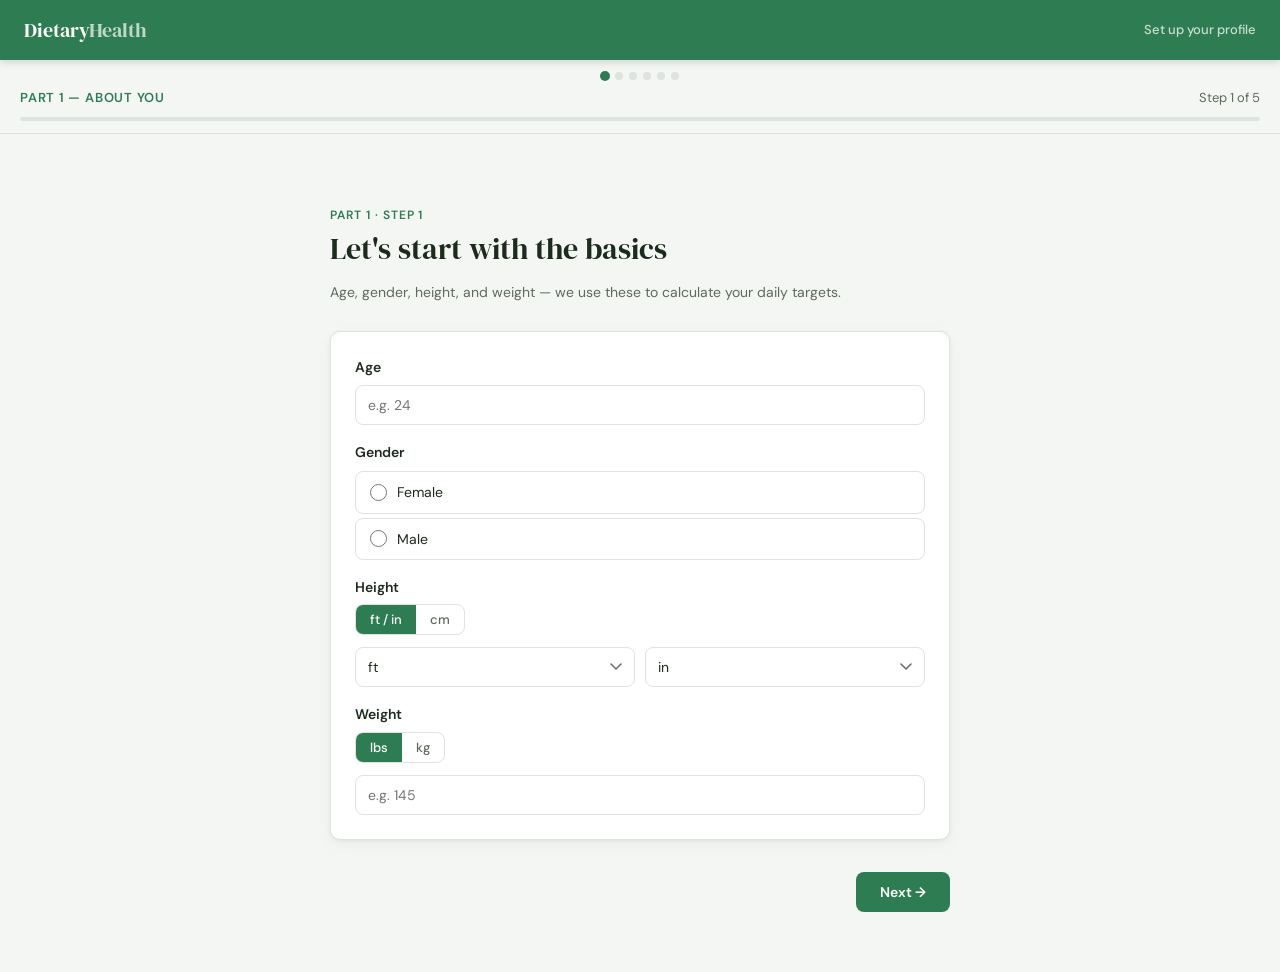
<file: DietaryHealth/src/questionnaire.html>
<!DOCTYPE html>
<html lang="en">
<head>
  <meta charset="UTF-8">
  <meta name="viewport" content="width=device-width, initial-scale=1.0">
  <title>DietaryHealth – Questionnaire</title>
  <link rel="stylesheet" href="https://fonts.googleapis.com/css2?family=DM+Sans:wght@400;500;600&family=DM+Serif+Display&display=swap">
  <link rel="stylesheet" href="css/main.css">
  <script>window.DH_NO_AUTH = true;</script>
  <style>
    /* ── Progress bar ── */
    .progress-bar-wrap {
      position: sticky; top: 60px; z-index: 10;  /* 60px = nav height */
      background: var(--bg);
      padding: 12px max(20px, env(safe-area-inset-left, 0px));
      border-bottom: 1px solid var(--border);
    }
    .progress-meta { display: flex; justify-content: space-between; align-items: baseline; margin-bottom: 8px; }
    .progress-label { font-size: 13px; font-weight: 600; letter-spacing: .06em; text-transform: uppercase; color: var(--accent); }
    .progress-count { font-size: 13px; color: var(--fg-muted); }
    .progress-track { height: 4px; background: var(--border); border-radius: 99px; overflow: hidden; }
    .progress-fill  { height: 100%; background: var(--accent); border-radius: 99px; transition: width .4s ease; }

    /* ── Dot step indicator ── */
    .step-dots { display: flex; gap: 6px; justify-content: center; margin-bottom: 8px; }
    .step-dot {
      width: 8px; height: 8px; border-radius: 50%;
      background: var(--border); transition: background .3s, transform .3s;
    }
    .step-dot.active { background: var(--accent); transform: scale(1.25); }
    .step-dot.done   { background: var(--accent); opacity: .45; }

    /* ── Form container ── */
    .form-wrap { max-width: 620px; margin: 0 auto; padding-top: 36px; }

    /* ── Step screens ── */
    .step { display: none; }
    .step.active { display: block; }

    /* ── Part header ── */
    .part-header { margin-bottom: 28px; }
    .part-eyebrow { font-size: 12px; font-weight: 600; letter-spacing: .08em; text-transform: uppercase; color: var(--accent); margin-bottom: 6px; }
    .part-title {
      font-family: 'DM Serif Display', Georgia, serif;
      font-size: clamp(22px, 5vw, 30px); font-weight: 400; line-height: 1.2;
      color: var(--fg); text-wrap: balance; margin: 0 0 8px;
    }
    .part-desc { color: var(--fg-muted); font-size: 14px; }

    /* ── Section card ── */
    .section {
      background: var(--surface); border: 1px solid var(--border);
      border-radius: var(--radius); padding: 24px; margin-bottom: 16px;
      box-shadow: var(--shadow);
    }
    .field-group { display: flex; flex-direction: column; gap: 16px; }

    /* ── "Other" goal textbox reveal ── */
    .goal-other-wrap { display: none; margin-top: 12px; }
    .goal-other-wrap.visible { display: block; }

    /* ── Nav buttons ── */
    .nav-row {
      display: flex; gap: 12px; justify-content: space-between;
      margin-top: 32px; flex-wrap: wrap; align-items: center;
    }
    .nav-row-right { margin-left: auto; display: flex; gap: 12px; }
    .btn-skip {
      background: none; color: var(--fg-muted); border: none;
      font-size: 13px; cursor: pointer; padding: 8px 0; font-family: inherit;
    }
    .btn-skip:hover { color: var(--fg); }

    /* ── Summary ── */
    .summary-section {
      background: var(--surface); border: 1px solid var(--border);
      border-radius: var(--radius); padding: 20px 24px;
      margin-bottom: 12px; box-shadow: var(--shadow);
    }
    .summary-section h3 {
      font-size: 13px; font-weight: 600; letter-spacing: .06em;
      text-transform: uppercase; color: var(--accent); margin: 0 0 12px;
    }
    .summary-row {
      display: flex; justify-content: space-between; gap: 16px;
      padding: 6px 0; border-bottom: 1px solid var(--border); font-size: 14px;
    }
    .summary-row:last-child { border-bottom: none; }
    .summary-key { color: var(--fg-muted); flex: 0 0 140px; }
    .summary-val { color: var(--fg); text-align: right; flex: 1; }

    .submit-banner {
      background: var(--accent-light); border: 1.5px solid var(--accent);
      border-radius: var(--radius); padding: 20px 24px; text-align: center; margin-top: 24px;
    }
    .submit-banner p { margin: 0 0 16px; font-size: 14px; color: var(--fg); }

    /* ── Checkbox / radio option lists ── */
    .check-list { display: flex; flex-direction: column; gap: 4px; margin-top: 8px; }
    .check-option {
      display: flex; align-items: center; gap: 10px;
      padding: 9px 14px; border-radius: 8px;
      border: 1.5px solid var(--border);
      background: var(--surface);
      cursor: pointer; font-size: 14px;
      transition: border-color .15s, background .15s;
      user-select: none;
    }
    .check-option:hover { border-color: var(--accent); }
    .check-option input[type="checkbox"],
    .check-option input[type="radio"] {
      width: 17px; height: 17px; margin: 0; flex-shrink: 0;
      accent-color: var(--accent); cursor: pointer;
    }
    .check-option:has(input:checked) {
      border-color: var(--accent);
      background: var(--accent-light);
    }

    /* ── Input row (side-by-side) ── */
    .input-row { display: flex; gap: 10px; align-items: flex-end; flex-wrap: wrap; }
    .input-row > * { flex: 1; min-width: 100px; }

    @media (max-width: 480px) {
      .section { padding: 18px 16px; }
      .input-row { flex-direction: column; gap: 8px; }
      .input-row > * { min-width: unset; }
    }
  </style>
</head>
<body>

<!-- ── Nav ── -->
<nav style="position:sticky;top:0;z-index:100;height:60px;background:#2e7d52;box-shadow:0 2px 8px rgba(0,0,0,0.15);display:flex;align-items:center;padding:0 max(24px,env(safe-area-inset-left,0px));gap:8px;">
  <span style="font-family:'DM Serif Display',Georgia,serif;font-size:20px;color:#fff;flex:1;">Dietary<span style="color:rgba(255,255,255,0.7)">Health</span></span>
  <span style="font-size:13px;color:rgba(255,255,255,0.75);font-weight:500;">Set up your profile</span>
</nav>

<!-- ── Progress bar (sticks below the nav) ── -->
<div class="progress-bar-wrap">
  <div class="step-dots" id="stepDots"></div>
  <div class="progress-meta">
    <span class="progress-label" id="progressLabel">Part 1 — About You</span>
    <span class="progress-count" id="progressCount"></span>
  </div>
  <div class="progress-track">
    <div class="progress-fill" id="progressFill" style="width: 0%"></div>
  </div>
</div>

<div class="page">
<div class="form-wrap" id="formWrap">

  <!-- ══════════════════════════════════
       STEP 1 — Basic info
  ══════════════════════════════════ -->
  <div class="step active" id="step-0">
    <div class="part-header">
      <div class="part-eyebrow">Part 1 · Step 1</div>
      <h1 class="part-title">Let's start with the basics</h1>
      <p class="part-desc">Age, gender, height, and weight — we use these to calculate your daily targets.</p>
    </div>
    <div class="section">
      <div class="field-group">

        <div>
          <label class="field-label" for="age">Age</label>
          <input type="number" id="age" min="1" max="120" placeholder="e.g. 24">
        </div>

        <div>
          <label class="field-label">Gender</label>
          <div class="check-list">
            <label class="check-option">
              <input type="radio" name="gender" value="female" onchange="selections['gender']='female'">
              Female
            </label>
            <label class="check-option">
              <input type="radio" name="gender" value="male" onchange="selections['gender']='male'">
              Male
            </label>
          </div>
        </div>

        <div>
          <label class="field-label">Height</label>
          <div class="unit-toggle">
            <button class="unit-btn active" id="heightImperial" onclick="switchHeightUnit('imperial')">ft / in</button>
            <button class="unit-btn"        id="heightMetric"   onclick="switchHeightUnit('metric')">cm</button>
          </div>
          <div id="heightImperialFields" class="input-row">
            <div>
              <select id="heightFt">
                <option value="">ft</option>
                <option>3</option><option>4</option><option>5</option><option>6</option><option>7</option>
              </select>
            </div>
            <div>
              <select id="heightIn">
                <option value="">in</option>
                <option>0</option><option>1</option><option>2</option><option>3</option><option>4</option>
                <option>5</option><option>6</option><option>7</option><option>8</option><option>9</option>
                <option>10</option><option>11</option>
              </select>
            </div>
          </div>
          <div id="heightMetricFields" style="display:none">
            <input type="number" id="heightCm" min="50" max="280" placeholder="e.g. 170">
          </div>
        </div>

        <div>
          <label class="field-label">Weight</label>
          <div class="unit-toggle">
            <button class="unit-btn active" id="weightLbs" onclick="switchWeightUnit('lbs')">lbs</button>
            <button class="unit-btn"        id="weightKg"  onclick="switchWeightUnit('kg')">kg</button>
          </div>
          <div id="weightLbsField">
            <input type="number" id="weightInLbs" min="1" max="1500" placeholder="e.g. 145">
          </div>
          <div id="weightKgField" style="display:none">
            <input type="number" id="weightInKg" min="1" max="700" placeholder="e.g. 66">
          </div>
        </div>

      </div>
    </div>
    <div class="nav-row"><div class="nav-row-right">
      <button class="btn btn-primary" onclick="goToStep(1)">Next →</button>
    </div></div>
  </div>

  <!-- ══════════════════════════════════
       STEP 2 — Dietary restrictions
  ══════════════════════════════════ -->
  <div class="step" id="step-1">
    <div class="part-header">
      <div class="part-eyebrow">Part 1 · Step 2</div>
      <h1 class="part-title">Any dietary restrictions?</h1>
      <p class="part-desc">Select all that apply. You can change these at any time from your profile.</p>
    </div>
    <div class="section">
      <div class="check-list">
        <label class="check-option"><input type="checkbox" name="diet" value="vegan">        Vegan</label>
        <label class="check-option"><input type="checkbox" name="diet" value="vegetarian">   Vegetarian</label>
        <label class="check-option"><input type="checkbox" name="diet" value="pescatarian">  Pescatarian</label>
        <label class="check-option"><input type="checkbox" name="diet" value="no seafood">   No seafood / fish</label>
        <label class="check-option"><input type="checkbox" name="diet" value="none">         None / No restrictions</label>
      </div>
      <div style="margin-top:16px">
        <label class="field-label" for="dietOther">Anything else?</label>
        <p class="field-hint">e.g. "I avoid red meat" or "low-sodium diet"</p>
        <textarea id="dietOther" placeholder="Type here…"></textarea>
      </div>
    </div>
    <div class="nav-row">
      <button class="btn btn-ghost" onclick="goToStep(0)">← Back</button>
      <button class="btn btn-primary" onclick="goToStep(2)">Next →</button>
    </div>
  </div>

  <!-- ══════════════════════════════════
       STEP 3 — Allergies
  ══════════════════════════════════ -->
  <div class="step" id="step-2">
    <div class="part-header">
      <div class="part-eyebrow">Part 1 · Step 3</div>
      <h1 class="part-title">Food allergies</h1>
      <p class="part-desc">We use singular food names so the system can catch related products — selecting "Peanut" also flags peanut butter.</p>
    </div>
    <div class="section">
      <div class="check-list">
        <label class="check-option"><input type="checkbox" name="allergy" value="peanut">    Peanut</label>
        <label class="check-option"><input type="checkbox" name="allergy" value="tree nut">  Tree nut</label>
        <label class="check-option"><input type="checkbox" name="allergy" value="milk">      Milk</label>
        <label class="check-option"><input type="checkbox" name="allergy" value="egg">       Egg</label>
        <label class="check-option"><input type="checkbox" name="allergy" value="wheat">     Wheat</label>
        <label class="check-option"><input type="checkbox" name="allergy" value="soy">       Soy</label>
        <label class="check-option"><input type="checkbox" name="allergy" value="fish">      Fish</label>
        <label class="check-option"><input type="checkbox" name="allergy" value="shellfish"> Shellfish</label>
        <label class="check-option"><input type="checkbox" name="allergy" value="sesame">    Sesame</label>
        <label class="check-option"><input type="checkbox" name="allergy" value="apple">     Apple</label>
        <label class="check-option"><input type="checkbox" name="allergy" value="none">      None / No allergies</label>
      </div>
      <div style="margin-top:16px">
        <label class="field-label" for="allergyOther">Other allergies</label>
        <textarea id="allergyOther" placeholder="e.g. mango, celery, mustard…"></textarea>
      </div>
    </div>
    <div class="nav-row">
      <button class="btn btn-ghost" onclick="goToStep(1)">← Back</button>
      <button class="btn btn-primary" onclick="goToStep(3)">Next →</button>
    </div>
  </div>

  <!-- ══════════════════════════════════
       STEP 4 — Health concerns + food prefs
  ══════════════════════════════════ -->
  <div class="step" id="step-3">
    <div class="part-header">
      <div class="part-eyebrow">Part 1 · Step 4</div>
      <h1 class="part-title">Health &amp; food preferences</h1>
      <p class="part-desc">Help us tailor your recommendations.</p>
    </div>
    <div class="section">
      <div class="field-group">
        <div>
          <label class="field-label" for="healthConcerns">Health concerns</label>
          <p class="field-hint">Any conditions that affect what you should eat.</p>
          <textarea id="healthConcerns" placeholder="e.g. high blood pressure, managing cholesterol…"></textarea>
        </div>
        <div>
          <label class="field-label" for="foodsLike">Foods you enjoy</label>
          <p class="field-hint">We'll suggest similar options in your plan.</p>
          <textarea id="foodsLike" placeholder="e.g. grilled chicken, rice, apples, yogurt…"></textarea>
        </div>
        <div>
          <label class="field-label" for="foodsDislike">Foods you want to avoid</label>
          <p class="field-hint">We'll keep these out of your recommendations.</p>
          <textarea id="foodsDislike" placeholder="e.g. Brussels sprouts, liver, spicy food…"></textarea>
        </div>
      </div>
    </div>
    <div class="nav-row">
      <button class="btn btn-ghost" onclick="goToStep(2)">← Back</button>
      <button class="btn btn-primary" onclick="goToStep(4)">Next →</button>
    </div>
  </div>

  <!-- ══════════════════════════════════
       STEP 5 — Goals (Part 2, optional)
  ══════════════════════════════════ -->
  <div class="step" id="step-4">
    <div class="part-header">
      <div class="part-eyebrow">Part 2 <span class="optional-badge">Optional</span></div>
      <h1 class="part-title">What are you working toward?</h1>
      <p class="part-desc">Skip this section if you'd like — we'll still build your plan from Part 1.</p>
    </div>

    <!-- Primary goal -->
    <div class="section">
      <label class="field-label">Your primary goal</label>
      <p class="field-hint">Pick the one that fits best. Tap again to deselect.</p>
      <div class="check-list">
        <label class="check-option"><input type="radio" name="goal" value="lose-weight"      onchange="selections['goal']=this.value; toggleOtherGoal()"> Lose weight</label>
        <label class="check-option"><input type="radio" name="goal" value="gain-muscle"      onchange="selections['goal']=this.value; toggleOtherGoal()"> Build muscle</label>
        <label class="check-option"><input type="radio" name="goal" value="eat-healthier"    onchange="selections['goal']=this.value; toggleOtherGoal()"> Eat healthier</label>
        <label class="check-option"><input type="radio" name="goal" value="maintain"         onchange="selections['goal']=this.value; toggleOtherGoal()"> Maintain weight</label>
        <label class="check-option"><input type="radio" name="goal" value="manage-condition" onchange="selections['goal']=this.value; toggleOtherGoal()"> Manage a condition</label>
        <label class="check-option"><input type="radio" name="goal" value="other"            onchange="selections['goal']=this.value; toggleOtherGoal()"> Other</label>
      </div>
      <div class="goal-other-wrap" id="goalOtherWrap">
        <label class="field-label" for="goalOtherText" style="margin-top:4px">Describe your goal</label>
        <textarea id="goalOtherText" placeholder="e.g. I want more energy throughout the day…"></textarea>
      </div>
    </div>

    <!-- Target weight -->
    <div class="section">
      <label class="field-label">Target weight <span class="optional-badge">Optional</span></label>
      <p class="field-hint">Leave blank if you don't have a specific number in mind.</p>
      <div class="unit-toggle">
        <button class="unit-btn active" id="targetLbs" onclick="switchTargetUnit('lbs')">lbs</button>
        <button class="unit-btn"        id="targetKg"  onclick="switchTargetUnit('kg')">kg</button>
      </div>
      <div id="targetLbsField"><input type="number" id="targetInLbs" min="1" max="1500" placeholder="e.g. 130"></div>
      <div id="targetKgField" style="display:none"><input type="number" id="targetInKg" min="1" max="700" placeholder="e.g. 59"></div>
    </div>

    <!-- Activity level -->
    <div class="section">
      <label class="field-label">Activity level <span class="optional-badge">Optional</span></label>
      <p class="field-hint">This helps us fine-tune your daily calorie target.</p>
      <div class="check-list">
        <label class="check-option"><input type="radio" name="activity" value="mostly-sitting" onchange="selections['activity']=this.value"> Mostly sitting — a desk job or mostly at home</label>
        <label class="check-option"><input type="radio" name="activity" value="light"          onchange="selections['activity']=this.value"> Lightly active — light exercise 1–3 days/week</label>
        <label class="check-option"><input type="radio" name="activity" value="moderate"       onchange="selections['activity']=this.value"> Moderately active — exercise 3–5 days/week</label>
        <label class="check-option"><input type="radio" name="activity" value="very"           onchange="selections['activity']=this.value"> Very active — intense exercise 6–7 days/week</label>
      </div>
    </div>

    <!-- Extra notes -->
    <div class="section">
      <label class="field-label">Anything else? <span class="optional-badge">Optional</span></label>
      <textarea id="extraNotes" placeholder="e.g. I want to lower my sodium, I'm training for a 5K…"></textarea>
    </div>

    <div class="nav-row">
      <button class="btn btn-ghost" onclick="goToStep(3)">← Back</button>
      <div style="display:flex;gap:12px;align-items:center">
        <button class="btn-skip" onclick="goToStep(5)">Skip Part 2</button>
        <button class="btn btn-primary" onclick="goToStep(5)">Review answers →</button>
      </div>
    </div>
  </div>

  <!-- ══════════════════════════════════
       STEP 6 — Summary
  ══════════════════════════════════ -->
  <div class="step" id="step-5">
    <div class="part-header">
      <div class="part-eyebrow">Almost done</div>
      <h1 class="part-title">Review your profile</h1>
      <p class="part-desc">Everything look right? Go back to edit anything.</p>
    </div>
    <div id="summaryContent"></div>
    <div class="submit-banner">
      <p>Once you submit, we'll generate your personalized diet plan. You can always update it later.</p>
      <button class="btn btn-primary" onclick="submitForm()">Generate my diet plan</button>
    </div>
    <div class="nav-row" style="justify-content:flex-start; margin-top:16px;">
      <button class="btn btn-ghost" onclick="goToStep(4)">← Go back and edit</button>
    </div>
  </div>

</div><!-- /form-wrap -->
</div><!-- /page -->

<script>
  const TOTAL_STEPS = 6;
  const selections  = {};
  let   currentStep = 0;

  // ── Build dot indicators ──────────────────────────────────────
  function buildDots() {
    const c = document.getElementById('stepDots');
    c.innerHTML = '';
    for (let i = 0; i < TOTAL_STEPS; i++) {
      const d = document.createElement('div');
      d.className = 'step-dot';
      d.id = 'dot-' + i;
      c.appendChild(d);
    }
  }

  // ── Navigate ──────────────────────────────────────────────────
  function goToStep(n) {
    document.getElementById('step-' + currentStep).classList.remove('active');
    currentStep = n;
    document.getElementById('step-' + n).classList.add('active');
    updateProgress();
    if (n === TOTAL_STEPS - 1) buildSummary();
    window.scrollTo({ top: 0, behavior: 'smooth' });
  }

  // ── Progress bar + dots ───────────────────────────────────────
  function updateProgress() {
    const pct = Math.round((currentStep / (TOTAL_STEPS - 1)) * 100);
    document.getElementById('progressFill').style.width = pct + '%';

    const isSummary = currentStep === TOTAL_STEPS - 1;
    const isPart2   = currentStep === 4;
    document.getElementById('progressLabel').textContent =
      isSummary ? 'Review' : isPart2 ? 'Part 2 — Your Goals' : 'Part 1 — About You';
    document.getElementById('progressCount').textContent =
      isSummary ? '' : 'Step ' + (currentStep + 1) + ' of ' + (TOTAL_STEPS - 1);

    for (let i = 0; i < TOTAL_STEPS; i++) {
      const d = document.getElementById('dot-' + i);
      d.classList.remove('active', 'done');
      if (i === currentStep) d.classList.add('active');
      else if (i < currentStep) d.classList.add('done');
    }
  }

  // ── Chip selection ────────────────────────────────────────────
  function selectChip(el, group, multi) {
    if (multi) {
      el.classList.toggle('active');
      if (!selections[group]) selections[group] = [];
      const v = el.dataset.value;
      const idx = selections[group].indexOf(v);
      if (idx === -1) selections[group].push(v);
      else selections[group].splice(idx, 1);
    } else {
      const wasActive = el.classList.contains('active');
      document.querySelectorAll('.chip[data-group="' + group + '"]')
        .forEach(c => c.classList.remove('active'));
      if (!wasActive) {
        el.classList.add('active');
        selections[group] = el.dataset.value;
      } else {
        delete selections[group];
      }
    }
  }

  // ── "Other" goal reveal ───────────────────────────────────────
  function toggleOtherGoal() {
    const isOther = selections['goal'] === 'other';
    document.getElementById('goalOtherWrap').classList.toggle('visible', isOther);
  }

  // ── Unit toggles ──────────────────────────────────────────────
  function switchHeightUnit(unit) {
    document.getElementById('heightImperial').classList.toggle('active', unit === 'imperial');
    document.getElementById('heightMetric').classList.toggle('active', unit === 'metric');
    document.getElementById('heightImperialFields').style.display = unit === 'imperial' ? 'flex' : 'none';
    document.getElementById('heightMetricFields').style.display   = unit === 'metric'   ? 'block' : 'none';
  }
  function switchWeightUnit(unit) {
    document.getElementById('weightLbs').classList.toggle('active', unit === 'lbs');
    document.getElementById('weightKg').classList.toggle('active',  unit === 'kg');
    document.getElementById('weightLbsField').style.display = unit === 'lbs' ? 'block' : 'none';
    document.getElementById('weightKgField').style.display  = unit === 'kg'  ? 'block' : 'none';
  }
  function switchTargetUnit(unit) {
    document.getElementById('targetLbs').classList.toggle('active', unit === 'lbs');
    document.getElementById('targetKg').classList.toggle('active',  unit === 'kg');
    document.getElementById('targetLbsField').style.display = unit === 'lbs' ? 'block' : 'none';
    document.getElementById('targetKgField').style.display  = unit === 'kg'  ? 'block' : 'none';
  }

  // ── Helpers ───────────────────────────────────────────────────
  function getHeightStr() {
    if (document.getElementById('heightImperial').classList.contains('active')) {
      const ft = document.getElementById('heightFt').value;
      const inches = document.getElementById('heightIn').value;
      return (ft || inches) ? (ft||'?') + ' ft ' + (inches||'?') + ' in' : '—';
    }
    const cm = document.getElementById('heightCm').value;
    return cm ? cm + ' cm' : '—';
  }
  function getWeightStr() {
    if (document.getElementById('weightLbs').classList.contains('active')) {
      const v = document.getElementById('weightInLbs').value;
      return v ? v + ' lbs' : '—';
    }
    const v = document.getElementById('weightInKg').value;
    return v ? v + ' kg' : '—';
  }
  function getTargetStr() {
    if (document.getElementById('targetLbs').classList.contains('active')) {
      const v = document.getElementById('targetInLbs').value;
      return v ? v + ' lbs' : 'Not set';
    }
    const v = document.getElementById('targetInKg').value;
    return v ? v + ' kg' : 'Not set';
  }
  function val(id) { return document.getElementById(id).value.trim() || '—'; }

  // Read checked checkboxes for a group
  function getChecked(name) {
    const checked = Array.from(document.querySelectorAll('input[name="' + name + '"]:checked'))
      .map(el => el.value);
    return checked.length ? checked.join(', ') : '—';
  }
  // Read selected radio for a group
  function getRadio(name) {
    const el = document.querySelector('input[name="' + name + '"]:checked');
    return el ? el.value : '—';
  }
  function goalStr() {
    const g = getRadio('goal');
    if (g === 'other') {
      const txt = document.getElementById('goalOtherText').value.trim();
      return txt ? 'Other: ' + txt : 'Other';
    }
    return g;
  }

  // ── Build summary ─────────────────────────────────────────────
  function buildSummary() {
    const dietExtra    = document.getElementById('dietOther').value.trim();
    const allergyExtra = document.getElementById('allergyOther').value.trim();
    document.getElementById('summaryContent').innerHTML =
      '<div class="summary-section">' +
        '<h3>About you</h3>' +
        '<div class="summary-row"><span class="summary-key">Age</span><span class="summary-val">' + (val('age') !== '—' ? val('age') + ' yrs' : '—') + '</span></div>' +
        '<div class="summary-row"><span class="summary-key">Gender</span><span class="summary-val">' + getRadio('gender') + '</span></div>' +
        '<div class="summary-row"><span class="summary-key">Height</span><span class="summary-val">' + getHeightStr() + '</span></div>' +
        '<div class="summary-row"><span class="summary-key">Weight</span><span class="summary-val">' + getWeightStr() + '</span></div>' +
      '</div>' +
      '<div class="summary-section">' +
        '<h3>Food profile</h3>' +
        '<div class="summary-row"><span class="summary-key">Restrictions</span><span class="summary-val">' + getChecked('diet') + (dietExtra ? ' · ' + dietExtra : '') + '</span></div>' +
        '<div class="summary-row"><span class="summary-key">Allergies</span><span class="summary-val">'    + getChecked('allergy') + (allergyExtra ? ' · ' + allergyExtra : '') + '</span></div>' +
        '<div class="summary-row"><span class="summary-key">Health concerns</span><span class="summary-val">' + val('healthConcerns') + '</span></div>' +
        '<div class="summary-row"><span class="summary-key">Foods I enjoy</span><span class="summary-val">'   + val('foodsLike') + '</span></div>' +
        '<div class="summary-row"><span class="summary-key">Foods to avoid</span><span class="summary-val">'  + val('foodsDislike') + '</span></div>' +
      '</div>' +
      '<div class="summary-section">' +
        '<h3>Goals (optional)</h3>' +
        '<div class="summary-row"><span class="summary-key">Primary goal</span><span class="summary-val">'    + goalStr() + '</span></div>' +
        '<div class="summary-row"><span class="summary-key">Target weight</span><span class="summary-val">'   + getTargetStr() + '</span></div>' +
        '<div class="summary-row"><span class="summary-key">Activity level</span><span class="summary-val">'  + getRadio('activity') + '</span></div>' +
        '<div class="summary-row"><span class="summary-key">Notes</span><span class="summary-val">'           + val('extraNotes') + '</span></div>' +
      '</div>';
  }

  // ── Convert form values to API shape ─────────────────────────
  function collectProfileData() {
    // Height → always send as cm
    let heightCm = null;
    if (document.getElementById('heightImperial').classList.contains('active')) {
      const ft  = parseFloat(document.getElementById('heightFt').value)  || 0;
      const ins = parseFloat(document.getElementById('heightIn').value)  || 0;
      if (ft || ins) heightCm = Math.round((ft * 12 + ins) * 2.54);
    } else {
      const cm = parseFloat(document.getElementById('heightCm').value);
      if (cm) heightCm = cm;
    }

    // Weight → always send as kg
    let weightKg = null;
    if (document.getElementById('weightLbs').classList.contains('active')) {
      const lbs = parseFloat(document.getElementById('weightInLbs').value);
      if (lbs) weightKg = Math.round(lbs * 0.453592 * 10) / 10;
    } else {
      const kg = parseFloat(document.getElementById('weightInKg').value);
      if (kg) weightKg = kg;
    }

    // Dietary restrictions — filter out "none"
    const dietChecked = Array.from(document.querySelectorAll('input[name="diet"]:checked'))
      .map(el => el.value).filter(v => v !== 'none');
    const dietOther = document.getElementById('dietOther').value.trim();
    if (dietOther) dietChecked.push(dietOther);

    // Allergies — filter out "none"
    const allergyChecked = Array.from(document.querySelectorAll('input[name="allergy"]:checked'))
      .map(el => el.value).filter(v => v !== 'none');
    const allergyOther = document.getElementById('allergyOther').value.trim();
    if (allergyOther) allergyChecked.push(allergyOther);

    // Goals array
    const goal = goalStr();
    const goals = (goal && goal !== '—') ? [goal] : [];

    // Foods enjoyed (free text) — split by comma/newline, skip if empty
    const foodsLikeRaw = document.getElementById('foodsLike').value.trim();
    const foodsLike = foodsLikeRaw
      ? foodsLikeRaw.split(/[,\n]+/).map(s => s.trim().toLowerCase()).filter(Boolean)
      : [];

    // Foods to avoid (free text) — split by comma/newline, skip if empty
    const foodsDislikeRaw = document.getElementById('foodsDislike').value.trim();
    const foodsDislike = foodsDislikeRaw
      ? foodsDislikeRaw.split(/[,\n]+/).map(s => s.trim().toLowerCase()).filter(Boolean)
      : [];

    return {
      age:               parseInt(document.getElementById('age').value) || null,
      gender:            getRadio('gender') !== '—' ? getRadio('gender') : null,
      activityLevel:     getRadio('activity') !== '—' ? getRadio('activity') : null,
      heightCm,
      weightKg,
      calorieGoal:       2000,   // default; will be computed properly later
      dietaryRestrictions: dietChecked,
      allergies:         allergyChecked,
      foodsLike,
      foodsDislike,
      goals,
    };
  }

  // ── Submit ────────────────────────────────────────────────────
  async function submitForm() {
    const btn = document.querySelector('.submit-banner .btn-primary');
    btn.textContent = 'Saving…';
    btn.disabled = true;

    const profileData = collectProfileData();

    try {
      const res = await fetch('http://127.0.0.1:5000/api/profile', {
        method: 'POST',
        headers: { 'Content-Type': 'application/json' },
        credentials: 'include',
        body: JSON.stringify(profileData),
      });

      if (!res.ok) {
        const data = await res.json().catch(() => ({}));
        btn.textContent = 'Generate my diet plan';
        btn.disabled = false;
        if (res.status === 401) {
          // Session expired — go log in again, then come back
          if (confirm('Your session expired. Click OK to go log in again — your answers will be lost, sorry!')) {
            window.location.href = 'login.html';
          }
          return;
        }
        alert('Error ' + res.status + ': ' + (data.error || 'Could not save profile. Please try again.'));
        return;
      }

      // Update localStorage so dashboard knows profile is saved
      try {
        const user = JSON.parse(localStorage.getItem('dh_user') || '{}');
        user.profileSaved = true;
        localStorage.setItem('dh_user', JSON.stringify(user));
      } catch(e) {}

      // Go straight to dashboard
      window.location.href = 'dashboard.html';

    } catch(e) {
      btn.textContent = 'Generate my diet plan';
      btn.disabled = false;
      alert('Could not connect to server. Make sure app.py is running.');
    }
  }

  // ── Init ──────────────────────────────────────────────────────
  buildDots();
  updateProgress();
</script>
<script src="js/nav.js"></script>
</body>
</html>
</file>
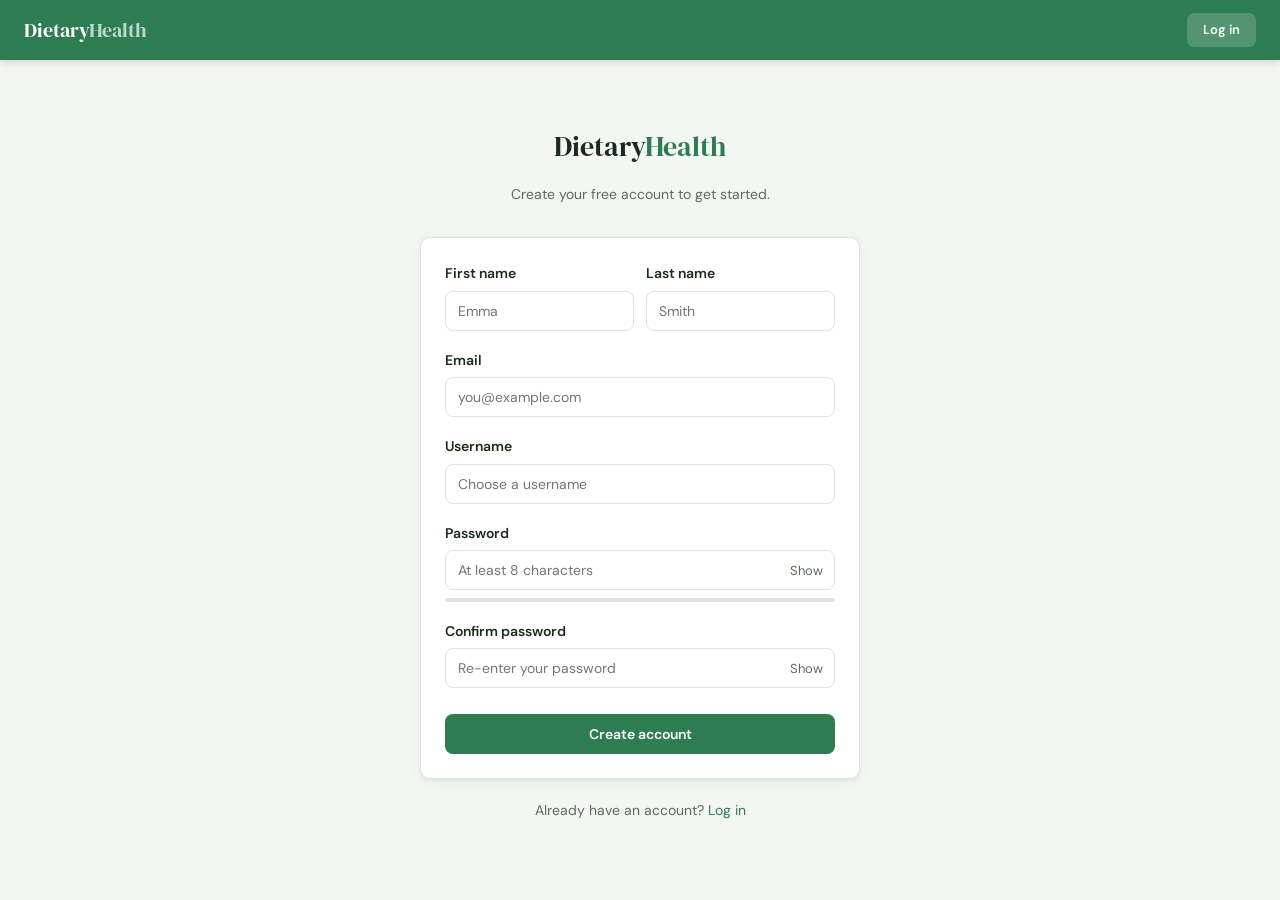
<file: DietaryHealth/src/register.html>
<!DOCTYPE html>
<html lang="en">
<head>
  <meta charset="UTF-8">
  <meta name="viewport" content="width=device-width, initial-scale=1.0">
  <title>DietaryHealth – Register</title>
  <link rel="stylesheet" href="https://fonts.googleapis.com/css2?family=DM+Sans:wght@400;500;600&family=DM+Serif+Display&display=swap">
  <link rel="stylesheet" href="css/main.css">
  <script>window.DH_NO_AUTH = true;</script>
  <style>
    body { display: flex; flex-direction: column; min-height: 100vh; }
    .auth-wrap {
      flex: 1;
      display: flex;
      align-items: center;
      justify-content: center;
      padding: 40px max(20px, env(safe-area-inset-left, 0px));
    }
    .auth-box { width: 100%; max-width: 440px; }
    .auth-logo {
      font-family: 'DM Serif Display', Georgia, serif;
      font-size: 28px;
      font-weight: 400;
      color: var(--fg);
      text-align: center;
      margin-bottom: 8px;
    }
    .auth-logo span { color: var(--accent); }
    .auth-sub {
      text-align: center;
      color: var(--fg-muted);
      font-size: 14px;
      margin-bottom: 32px;
    }
    .auth-footer {
      text-align: center;
      font-size: 14px;
      color: var(--fg-muted);
      margin-top: 20px;
    }
    .show-pass-btn {
      position: absolute;
      right: 12px;
      top: 50%;
      transform: translateY(-50%);
      background: none;
      border: none;
      cursor: pointer;
      color: var(--fg-muted);
      font-size: 13px;
      font-family: inherit;
      padding: 0;
    }
    .pass-wrap { position: relative; }
    .pass-wrap input { padding-right: 60px; }
    .name-row { display: grid; grid-template-columns: 1fr 1fr; gap: 12px; }
    @media (max-width: 400px) { .name-row { grid-template-columns: 1fr; } }
    .strength-bar { height: 4px; border-radius: 99px; background: var(--border); margin-top: 8px; overflow: hidden; }
    .strength-fill { height: 100%; border-radius: 99px; width: 0; transition: width .3s, background .3s; }
    .strength-label { font-size: 12px; color: var(--fg-muted); margin-top: 4px; }
  </style>
</head>
<body>

<!-- ── Nav ── -->
<nav style="position:sticky;top:0;z-index:100;height:60px;background:#2e7d52;box-shadow:0 2px 8px rgba(0,0,0,0.15);display:flex;align-items:center;padding:0 max(24px,env(safe-area-inset-left,0px));gap:8px;">
  <span style="font-family:'DM Serif Display',Georgia,serif;font-size:20px;color:#fff;flex:1;">Dietary<span style="color:rgba(255,255,255,0.7)">Health</span></span>
  <a href="login.html" style="padding:7px 16px;border-radius:7px;background:rgba(255,255,255,0.18);color:#fff;font-size:13px;font-weight:600;text-decoration:none;">Log in</a>
</nav>

<div class="auth-wrap">
  <div class="auth-box">

    <div class="auth-logo">Dietary<span>Health</span></div>
    <p class="auth-sub">Create your free account to get started.</p>

    <div class="card">
      <div id="registerError" class="alert alert-danger" style="display:none"></div>

      <div class="name-row">
        <div class="field">
          <label class="field-label" for="firstName">First name</label>
          <input type="text" id="firstName" placeholder="Emma" autocomplete="given-name">
          <div class="field-error" id="firstNameError">Required.</div>
        </div>
        <div class="field">
          <label class="field-label" for="lastName">Last name</label>
          <input type="text" id="lastName" placeholder="Smith" autocomplete="family-name">
          <div class="field-error" id="lastNameError">Required.</div>
        </div>
      </div>

      <div class="field">
        <label class="field-label" for="email">Email</label>
        <input type="email" id="email" placeholder="you@example.com" autocomplete="email">
        <div class="field-error" id="emailError">Please enter a valid email.</div>
      </div>

      <div class="field">
        <label class="field-label" for="username">Username</label>
        <input type="text" id="username" placeholder="Choose a username" autocomplete="username">
        <div class="field-error" id="usernameError">Please choose a username (letters, numbers, underscores).</div>
      </div>

      <div class="field">
        <label class="field-label" for="password">Password</label>
        <div class="pass-wrap">
          <input type="password" id="password" placeholder="At least 8 characters" autocomplete="new-password"
                 oninput="checkStrength(this.value)">
          <button class="show-pass-btn" type="button" onclick="togglePass('password', this)">Show</button>
        </div>
        <div class="strength-bar"><div class="strength-fill" id="strengthFill"></div></div>
        <div class="strength-label" id="strengthLabel"></div>
        <div class="field-error" id="passwordError">Password must be at least 8 characters.</div>
      </div>

      <div class="field">
        <label class="field-label" for="confirm">Confirm password</label>
        <div class="pass-wrap">
          <input type="password" id="confirm" placeholder="Re-enter your password" autocomplete="new-password">
          <button class="show-pass-btn" type="button" onclick="togglePass('confirm', this)">Show</button>
        </div>
        <div class="field-error" id="confirmError">Passwords don't match.</div>
      </div>

      <button class="btn btn-primary btn-full" onclick="handleRegister()" style="margin-top:8px">Create account</button>
    </div>

    <p class="auth-footer">
      Already have an account? <a href="login.html">Log in</a>
    </p>
  </div>
</div>

<script>
  function togglePass(inputId, btn) {
    const input = document.getElementById(inputId);
    const isHidden = input.type === 'password';
    input.type = isHidden ? 'text' : 'password';
    btn.textContent = isHidden ? 'Hide' : 'Show';
  }

  function checkStrength(val) {
    const fill = document.getElementById('strengthFill');
    const label = document.getElementById('strengthLabel');
    if (!val) { fill.style.width = '0'; label.textContent = ''; return; }
    let score = 0;
    if (val.length >= 8) score++;
    if (val.length >= 12) score++;
    if (/[A-Z]/.test(val)) score++;
    if (/[0-9]/.test(val)) score++;
    if (/[^A-Za-z0-9]/.test(val)) score++;
    const levels = [
      { pct: '20%', color: 'var(--danger)', text: 'Very weak' },
      { pct: '40%', color: '#d4882a', text: 'Weak' },
      { pct: '60%', color: '#c4ab2a', text: 'Fair' },
      { pct: '80%', color: 'var(--accent)', text: 'Strong' },
      { pct: '100%', color: 'var(--accent)', text: 'Very strong' },
    ];
    const lvl = levels[Math.min(score - 1, 4)] || levels[0];
    fill.style.width = lvl.pct;
    fill.style.background = lvl.color;
    label.textContent = lvl.text;
    label.style.color = lvl.color;
  }

  function clearErrors() {
    ['firstNameError','lastNameError','emailError','usernameError','passwordError','confirmError']
      .forEach(id => document.getElementById(id).classList.remove('visible'));
    document.getElementById('registerError').style.display = 'none';
  }

  async function handleRegister() {
    clearErrors();
    const firstName = document.getElementById('firstName').value.trim();
    const lastName  = document.getElementById('lastName').value.trim();
    const email     = document.getElementById('email').value.trim();
    const username  = document.getElementById('username').value.trim();
    const password  = document.getElementById('password').value;
    const confirm   = document.getElementById('confirm').value;
    let valid = true;

    if (!firstName) { document.getElementById('firstNameError').classList.add('visible'); valid = false; }
    if (!lastName)  { document.getElementById('lastNameError').classList.add('visible'); valid = false; }
    if (!email || !/^[^\s@]+@[^\s@]+\.[^\s@]+$/.test(email)) {
      document.getElementById('emailError').classList.add('visible'); valid = false;
    }
    if (!username || !/^[A-Za-z0-9_]+$/.test(username)) {
      document.getElementById('usernameError').classList.add('visible'); valid = false;
    }
    if (!password || password.length < 8) {
      document.getElementById('passwordError').classList.add('visible'); valid = false;
    }
    if (password !== confirm) {
      document.getElementById('confirmError').classList.add('visible'); valid = false;
    }
    if (!valid) return;

    const btn = document.querySelector('.btn-primary');
    btn.textContent = 'Creating account…';
    btn.disabled = true;

    try {
      const res = await fetch('http://127.0.0.1:5000/api/auth/register', {
        method: 'POST',
        headers: { 'Content-Type': 'application/json' },
        credentials: 'include',
        body: JSON.stringify({ firstName, lastName, email, username, password }),
      });

      const data = await res.json();

      if (!res.ok) {
        // Show specific field error if username or email is taken
        if (data.error && data.error.toLowerCase().includes('username')) {
          document.getElementById('usernameError').textContent = 'That username is already taken.';
          document.getElementById('usernameError').classList.add('visible');
        } else if (data.error && data.error.toLowerCase().includes('email')) {
          document.getElementById('emailError').textContent = 'An account with that email already exists.';
          document.getElementById('emailError').classList.add('visible');
        } else {
          const err = document.getElementById('registerError');
          err.textContent = data.error || 'Registration failed. Please try again.';
          err.style.display = 'block';
        }
        btn.textContent = 'Create account';
        btn.disabled = false;
        return;
      }

      // Save session user to localStorage so nav.js and other pages can read it
      try {
        localStorage.setItem('dh_user', JSON.stringify(data.user));
      } catch(e) {}

      window.location.href = 'questionnaire.html';

    } catch(e) {
      const err = document.getElementById('registerError');
      err.textContent = 'Could not connect to server. Make sure app.py is running.';
      err.style.display = 'block';
      btn.textContent = 'Create account';
      btn.disabled = false;
    }
  }
</script>
<script src="js/nav.js"></script>
</body>
</html>
</file>
<file: src/css/main.css>
/* ============================================================
   DietaryHealth — main.css
   Shared design tokens, layout, and components
   Used by: login, register, questionnaire, dashboard, calendar
   ============================================================ */

/* ── Google Fonts (also in each HTML <head>) ── */
@import url('https://fonts.googleapis.com/css2?family=DM+Sans:wght@400;500;600&family=DM+Serif+Display&display=swap');

/* ── Design tokens — clean green + slate palette ── */
:root {
  /* Backgrounds */
  --bg:             #f4f6f4;   /* very light sage tint */
  --surface:        #ffffff;
  --surface-raised: #ffffff;

  /* Borders */
  --border:         #dde3dd;

  /* Text */
  --fg:             #1c2b1c;   /* dark green-tinted black */
  --fg-muted:       #5c6b5c;
  --fg-subtle:      #8fa08f;

  /* Brand accent — forest green */
  --accent:         #2e7d52;
  --accent-light:   #e8f4ee;
  --accent-dark:    #1f5c3a;

  /* Danger — soft red */
  --danger:         #c0392b;
  --danger-light:   #fdf0ee;

  /* Chips / interactive surfaces */
  --chip-bg:        #eaf0ea;
  --chip-active:    #2e7d52;
  --chip-active-fg: #ffffff;

  /* Inputs */
  --input-bg:       #ffffff;

  /* Layout */
  --nav-h:          60px;
  --radius:         10px;
  --radius-sm:      6px;
  --shadow:         0 1px 4px rgba(0,0,0,0.06), 0 4px 16px rgba(0,0,0,0.04);
  --shadow-md:      0 2px 8px rgba(0,0,0,0.09), 0 8px 24px rgba(0,0,0,0.06);
}

@media (prefers-color-scheme: dark) {
  :root:not([data-theme="light"]) {
    --bg:             #111a11;
    --surface:        #192019;
    --surface-raised: #1f281f;
    --border:         #2a362a;
    --fg:             #e8f0e8;
    --fg-muted:       #8fa08f;
    --fg-subtle:      #5c6b5c;
    --accent:         #4caf78;
    --accent-light:   #162a1e;
    --accent-dark:    #70c898;
    --danger:         #e05a4e;
    --danger-light:   #2a1010;
    --chip-bg:        #1f281f;
    --chip-active:    #4caf78;
    --chip-active-fg: #0a1a0e;
    --input-bg:       #151e15;
    --shadow:         0 1px 4px rgba(0,0,0,0.3), 0 4px 16px rgba(0,0,0,0.2);
    --shadow-md:      0 2px 8px rgba(0,0,0,0.4), 0 8px 24px rgba(0,0,0,0.3);
    color-scheme: dark;
  }
}
:root[data-theme="dark"] {
  --bg:             #111a11;
  --surface:        #192019;
  --surface-raised: #1f281f;
  --border:         #2a362a;
  --fg:             #e8f0e8;
  --fg-muted:       #8fa08f;
  --fg-subtle:      #5c6b5c;
  --accent:         #4caf78;
  --accent-light:   #162a1e;
  --accent-dark:    #70c898;
  --danger:         #e05a4e;
  --danger-light:   #2a1010;
  --chip-bg:        #1f281f;
  --chip-active:    #4caf78;
  --chip-active-fg: #0a1a0e;
  --input-bg:       #151e15;
  --shadow:         0 1px 4px rgba(0,0,0,0.3), 0 4px 16px rgba(0,0,0,0.2);
  --shadow-md:      0 2px 8px rgba(0,0,0,0.4), 0 8px 24px rgba(0,0,0,0.3);
  color-scheme: dark;
}

/* ── Reset ── */
*, *::before, *::after { box-sizing: border-box; }
body {
  background: var(--bg);
  color: var(--fg);
  font-family: 'DM Sans', system-ui, sans-serif;
  font-size: 15px;
  line-height: 1.6;
  margin: 0;
  min-height: 100vh;
}
img { max-width: 100%; display: block; }
a { color: var(--accent); text-decoration: none; }
a:hover { text-decoration: underline; }

/* ── Top nav ── */
.nav {
  position: sticky;
  top: 0;
  z-index: 100;
  height: var(--nav-h);
  background: var(--accent);
  box-shadow: 0 2px 8px rgba(0,0,0,0.15);
  display: flex;
  align-items: center;
  padding: 0 max(20px, env(safe-area-inset-left, 0px));
  gap: 8px;
}
.nav-brand {
  font-family: 'DM Serif Display', Georgia, serif;
  font-size: 20px;
  font-weight: 400;
  color: #fff;
  text-decoration: none;
  flex-shrink: 0;
  margin-right: 8px;
}
.nav-brand span { color: rgba(255,255,255,0.75); }
.nav-links {
  display: flex;
  gap: 2px;
  flex: 1;
}
.nav-link {
  padding: 7px 14px;
  border-radius: var(--radius-sm);
  font-size: 14px;
  font-weight: 500;
  color: rgba(255,255,255,0.85);
  text-decoration: none;
  transition: background .15s, color .15s;
  /* reset button defaults */
  background: none;
  border: none;
  cursor: pointer;
  font-family: inherit;
  display: inline-flex;
  align-items: center;
  white-space: nowrap;
}
.nav-link:hover { background: rgba(255,255,255,0.15); color: #fff; text-decoration: none; }
.nav-link.active { background: rgba(255,255,255,0.2); color: #fff; font-weight: 600; }
.nav-link.nav-logout { color: rgba(255,220,220,0.9); }
.nav-link.nav-logout:hover { background: rgba(255,255,255,0.15); color: #fff; }
.nav-end { margin-left: auto; display: flex; align-items: center; gap: 12px; }
.nav-avatar {
  width: 34px; height: 34px;
  border-radius: 50%;
  background: var(--accent);
  color: var(--chip-active-fg);
  font-size: 13px;
  font-weight: 600;
  display: flex; align-items: center; justify-content: center;
  cursor: pointer;
  user-select: none;
}

/* ── Page wrapper ── */
.page {
  max-width: 900px;
  margin: 0 auto;
  padding: 36px max(20px, env(safe-area-inset-left, 0px)) 60px;
}
.page-narrow {
  max-width: 480px;
  margin: 0 auto;
  padding: 48px max(20px, env(safe-area-inset-left, 0px)) 60px;
}

/* ── Page heading ── */
.page-eyebrow {
  font-size: 12px;
  font-weight: 600;
  letter-spacing: .08em;
  text-transform: uppercase;
  color: var(--accent);
  margin-bottom: 6px;
}
.page-title {
  font-family: 'DM Serif Display', Georgia, serif;
  font-size: clamp(24px, 5vw, 34px);
  font-weight: 400;
  line-height: 1.2;
  color: var(--fg);
  text-wrap: balance;
  margin: 0 0 8px;
}
.page-desc { color: var(--fg-muted); font-size: 14px; margin: 0 0 32px; }

/* ── Card ── */
.card {
  background: var(--surface);
  border: 1px solid var(--border);
  border-radius: var(--radius);
  padding: 24px;
  box-shadow: var(--shadow);
}
.card + .card { margin-top: 16px; }
.card-title {
  font-size: 13px;
  font-weight: 600;
  letter-spacing: .06em;
  text-transform: uppercase;
  color: var(--accent);
  margin: 0 0 16px;
}

/* ── Form fields ── */
.field { margin-bottom: 18px; }
.field:last-child { margin-bottom: 0; }
.field-label {
  display: block;
  font-weight: 600;
  font-size: 14px;
  margin-bottom: 6px;
  color: var(--fg);
}
.field-hint {
  font-size: 13px;
  color: var(--fg-muted);
  margin-bottom: 8px;
  line-height: 1.4;
}
.field-error {
  font-size: 13px;
  color: var(--danger);
  margin-top: 6px;
  display: none;
}
.field-error.visible { display: block; }

input[type="text"],
input[type="email"],
input[type="password"],
input[type="number"],
select,
textarea {
  width: 100%;
  background: var(--input-bg);
  border: 1.5px solid var(--border);
  border-radius: 8px;
  padding: 10px 12px;
  font-family: inherit;
  font-size: 14px;
  color: var(--fg);
  outline: none;
  transition: border-color .15s, box-shadow .15s;
  appearance: none;
  -webkit-appearance: none;
}
input:focus, select:focus, textarea:focus {
  border-color: var(--accent);
  box-shadow: 0 0 0 3px var(--accent-light);
}
textarea { resize: vertical; min-height: 80px; }
select {
  background-image: url("data:image/svg+xml,%3Csvg xmlns='http://www.w3.org/2000/svg' width='12' height='8' viewBox='0 0 12 8'%3E%3Cpath d='M1 1l5 5 5-5' stroke='%236b6560' stroke-width='1.5' fill='none' stroke-linecap='round'/%3E%3C/svg%3E");
  background-repeat: no-repeat;
  background-position: right 12px center;
  padding-right: 32px;
}

/* ── Buttons ── */
.btn {
  display: inline-flex;
  align-items: center;
  justify-content: center;
  gap: 6px;
  padding: 11px 24px;
  border-radius: 8px;
  font-family: inherit;
  font-size: 14px;
  font-weight: 600;
  cursor: pointer;
  border: none;
  text-decoration: none;
  transition: background .15s, opacity .15s, border-color .15s;
  white-space: nowrap;
}
.btn:hover { text-decoration: none; }
.btn-primary { background: var(--accent); color: #fff; }
.btn-primary:hover { background: var(--accent-dark); }
.btn-ghost {
  background: var(--chip-bg);
  color: var(--fg);
  border: 1.5px solid var(--border);
}
.btn-ghost:hover { border-color: var(--accent); }
.btn-danger { background: var(--danger); color: #fff; }
.btn-full { width: 100%; }
.btn:disabled { opacity: .5; cursor: not-allowed; }

/* ── Chips ── */
.chip-row { display: flex; flex-wrap: wrap; gap: 8px; margin-top: 8px; }
.chip {
  display: inline-flex;
  align-items: center;
  gap: 6px;
  padding: 7px 14px;
  border-radius: 99px;
  background: var(--chip-bg);
  color: var(--fg);
  font-size: 14px;
  font-weight: 500;
  border: 1.5px solid transparent;
  cursor: pointer;
  transition: background .15s, border-color .15s, color .15s;
  user-select: none;
  -webkit-user-select: none;
}
.chip:hover { border-color: var(--accent); }
.chip.active {
  background: var(--chip-active);
  color: var(--chip-active-fg);
  border-color: var(--chip-active);
}
.chip .check { display: none; font-size: 12px; }
.chip.active .check { display: inline; }

/* ── Unit toggle ── */
.unit-toggle {
  display: flex;
  border: 1.5px solid var(--border);
  border-radius: 8px;
  overflow: hidden;
  width: fit-content;
  margin-bottom: 12px;
}
.unit-btn {
  padding: 6px 14px;
  font-size: 13px;
  font-weight: 500;
  background: transparent;
  color: var(--fg-muted);
  border: none;
  cursor: pointer;
  font-family: inherit;
  transition: background .15s, color .15s;
}
.unit-btn.active { background: var(--accent); color: var(--chip-active-fg); }

/* ── Progress / stat bar ── */
.stat-bar-wrap { margin-top: 8px; }
.stat-bar-track {
  height: 8px;
  background: var(--border);
  border-radius: 99px;
  overflow: hidden;
  margin-bottom: 4px;
}
.stat-bar-fill {
  height: 100%;
  background: var(--accent);
  border-radius: 99px;
  transition: width .5s ease;
}
.stat-bar-fill.warn { background: #d4882a; }
.stat-bar-fill.over { background: var(--danger); }
.stat-bar-labels {
  display: flex;
  justify-content: space-between;
  font-size: 12px;
  color: var(--fg-muted);
}

/* ── Badge ── */
.badge {
  display: inline-block;
  font-size: 11px;
  font-weight: 600;
  letter-spacing: .04em;
  padding: 2px 8px;
  border-radius: 99px;
}
.badge-green { background: var(--accent-light); color: var(--accent); }
.badge-muted { background: var(--chip-bg); color: var(--fg-muted); }
.badge-warn  { background: #fdf0d5; color: #a06020; }

/* ── Divider ── */
.divider {
  border: none;
  border-top: 1px solid var(--border);
  margin: 24px 0;
}
.divider-label {
  display: flex;
  align-items: center;
  gap: 12px;
  color: var(--fg-muted);
  font-size: 13px;
  margin: 20px 0;
}
.divider-label::before,
.divider-label::after {
  content: "";
  flex: 1;
  height: 1px;
  background: var(--border);
}

/* ── Optional badge ── */
.optional-badge {
  display: inline-block;
  font-size: 11px;
  font-weight: 500;
  letter-spacing: .04em;
  color: var(--fg-muted);
  background: var(--chip-bg);
  border-radius: 4px;
  padding: 1px 6px;
  margin-left: 8px;
  vertical-align: middle;
}

/* ── Alert ── */
.alert {
  padding: 12px 16px;
  border-radius: var(--radius-sm);
  font-size: 14px;
  margin-bottom: 20px;
}
.alert-danger { background: var(--danger-light); color: var(--danger); border: 1px solid var(--danger); }
.alert-success { background: var(--accent-light); color: var(--accent-dark); border: 1px solid var(--accent); }

/* ── Responsive ── */
@media (max-width: 600px) {
  .nav { gap: 4px; }
  .nav-brand { font-size: 17px; margin-right: 4px; }
  .nav-links { overflow-x: auto; flex-wrap: nowrap; gap: 0; }
  .nav-link { padding: 6px 10px; font-size: 13px; }
  .page, .page-narrow { padding-top: 28px; }
  .card { padding: 18px 16px; }
}
</file>
<file: DietaryHealth/src/css/main.css>
/* ============================================================
   DietaryHealth — main.css
   Shared design tokens, layout, and components
   Used by: login, register, questionnaire, dashboard, calendar
   ============================================================ */

/* ── Google Fonts (also in each HTML <head>) ── */
@import url('https://fonts.googleapis.com/css2?family=DM+Sans:wght@400;500;600&family=DM+Serif+Display&display=swap');

/* ── Design tokens — clean green + slate palette ── */
:root {
  /* Backgrounds */
  --bg:             #f4f6f4;   /* very light sage tint */
  --surface:        #ffffff;
  --surface-raised: #ffffff;

  /* Borders */
  --border:         #dde3dd;

  /* Text */
  --fg:             #1c2b1c;   /* dark green-tinted black */
  --fg-muted:       #5c6b5c;
  --fg-subtle:      #8fa08f;

  /* Brand accent — forest green */
  --accent:         #2e7d52;
  --accent-light:   #e8f4ee;
  --accent-dark:    #1f5c3a;

  /* Danger — soft red */
  --danger:         #c0392b;
  --danger-light:   #fdf0ee;

  /* Chips / interactive surfaces */
  --chip-bg:        #eaf0ea;
  --chip-active:    #2e7d52;
  --chip-active-fg: #ffffff;

  /* Inputs */
  --input-bg:       #ffffff;

  /* Layout */
  --nav-h:          60px;
  --radius:         10px;
  --radius-sm:      6px;
  --shadow:         0 1px 4px rgba(0,0,0,0.06), 0 4px 16px rgba(0,0,0,0.04);
  --shadow-md:      0 2px 8px rgba(0,0,0,0.09), 0 8px 24px rgba(0,0,0,0.06);
}

@media (prefers-color-scheme: dark) {
  :root:not([data-theme="light"]) {
    --bg:             #111a11;
    --surface:        #192019;
    --surface-raised: #1f281f;
    --border:         #2a362a;
    --fg:             #e8f0e8;
    --fg-muted:       #8fa08f;
    --fg-subtle:      #5c6b5c;
    --accent:         #4caf78;
    --accent-light:   #162a1e;
    --accent-dark:    #70c898;
    --danger:         #e05a4e;
    --danger-light:   #2a1010;
    --chip-bg:        #1f281f;
    --chip-active:    #4caf78;
    --chip-active-fg: #0a1a0e;
    --input-bg:       #151e15;
    --shadow:         0 1px 4px rgba(0,0,0,0.3), 0 4px 16px rgba(0,0,0,0.2);
    --shadow-md:      0 2px 8px rgba(0,0,0,0.4), 0 8px 24px rgba(0,0,0,0.3);
    color-scheme: dark;
  }
}
:root[data-theme="dark"] {
  --bg:             #111a11;
  --surface:        #192019;
  --surface-raised: #1f281f;
  --border:         #2a362a;
  --fg:             #e8f0e8;
  --fg-muted:       #8fa08f;
  --fg-subtle:      #5c6b5c;
  --accent:         #4caf78;
  --accent-light:   #162a1e;
  --accent-dark:    #70c898;
  --danger:         #e05a4e;
  --danger-light:   #2a1010;
  --chip-bg:        #1f281f;
  --chip-active:    #4caf78;
  --chip-active-fg: #0a1a0e;
  --input-bg:       #151e15;
  --shadow:         0 1px 4px rgba(0,0,0,0.3), 0 4px 16px rgba(0,0,0,0.2);
  --shadow-md:      0 2px 8px rgba(0,0,0,0.4), 0 8px 24px rgba(0,0,0,0.3);
  color-scheme: dark;
}

/* ── Reset ── */
*, *::before, *::after { box-sizing: border-box; }
body {
  background: var(--bg);
  color: var(--fg);
  font-family: 'DM Sans', system-ui, sans-serif;
  font-size: 15px;
  line-height: 1.6;
  margin: 0;
  min-height: 100vh;
}
img { max-width: 100%; display: block; }
a { color: var(--accent); text-decoration: none; }
a:hover { text-decoration: underline; }

/* ── Top nav ── */
.nav {
  position: sticky;
  top: 0;
  z-index: 100;
  height: var(--nav-h);
  background: var(--accent);
  box-shadow: 0 2px 8px rgba(0,0,0,0.15);
  display: flex;
  align-items: center;
  padding: 0 max(20px, env(safe-area-inset-left, 0px));
  gap: 8px;
}
.nav-brand {
  font-family: 'DM Serif Display', Georgia, serif;
  font-size: 20px;
  font-weight: 400;
  color: #fff;
  text-decoration: none;
  flex-shrink: 0;
  margin-right: 8px;
}
.nav-brand span { color: rgba(255,255,255,0.75); }
.nav-links {
  display: flex;
  gap: 2px;
  flex: 1;
}
.nav-link {
  padding: 7px 14px;
  border-radius: var(--radius-sm);
  font-size: 14px;
  font-weight: 500;
  color: rgba(255,255,255,0.85);
  text-decoration: none;
  transition: background .15s, color .15s;
  /* reset button defaults */
  background: none;
  border: none;
  cursor: pointer;
  font-family: inherit;
  display: inline-flex;
  align-items: center;
  white-space: nowrap;
}
.nav-link:hover { background: rgba(255,255,255,0.15); color: #fff; text-decoration: none; }
.nav-link.active { background: rgba(255,255,255,0.2); color: #fff; font-weight: 600; }
.nav-link.nav-logout { color: rgba(255,220,220,0.9); }
.nav-link.nav-logout:hover { background: rgba(255,255,255,0.15); color: #fff; }
.nav-end { margin-left: auto; display: flex; align-items: center; gap: 12px; }
.nav-avatar {
  width: 34px; height: 34px;
  border-radius: 50%;
  background: var(--accent);
  color: var(--chip-active-fg);
  font-size: 13px;
  font-weight: 600;
  display: flex; align-items: center; justify-content: center;
  cursor: pointer;
  user-select: none;
}

/* ── Page wrapper ── */
.page {
  max-width: 900px;
  margin: 0 auto;
  padding: 36px max(20px, env(safe-area-inset-left, 0px)) 60px;
}
.page-narrow {
  max-width: 480px;
  margin: 0 auto;
  padding: 48px max(20px, env(safe-area-inset-left, 0px)) 60px;
}

/* ── Page heading ── */
.page-eyebrow {
  font-size: 12px;
  font-weight: 600;
  letter-spacing: .08em;
  text-transform: uppercase;
  color: var(--accent);
  margin-bottom: 6px;
}
.page-title {
  font-family: 'DM Serif Display', Georgia, serif;
  font-size: clamp(24px, 5vw, 34px);
  font-weight: 400;
  line-height: 1.2;
  color: var(--fg);
  text-wrap: balance;
  margin: 0 0 8px;
}
.page-desc { color: var(--fg-muted); font-size: 14px; margin: 0 0 32px; }

/* ── Card ── */
.card {
  background: var(--surface);
  border: 1px solid var(--border);
  border-radius: var(--radius);
  padding: 24px;
  box-shadow: var(--shadow);
}
.card + .card { margin-top: 16px; }
.card-title {
  font-size: 13px;
  font-weight: 600;
  letter-spacing: .06em;
  text-transform: uppercase;
  color: var(--accent);
  margin: 0 0 16px;
}

/* ── Form fields ── */
.field { margin-bottom: 18px; }
.field:last-child { margin-bottom: 0; }
.field-label {
  display: block;
  font-weight: 600;
  font-size: 14px;
  margin-bottom: 6px;
  color: var(--fg);
}
.field-hint {
  font-size: 13px;
  color: var(--fg-muted);
  margin-bottom: 8px;
  line-height: 1.4;
}
.field-error {
  font-size: 13px;
  color: var(--danger);
  margin-top: 6px;
  display: none;
}
.field-error.visible { display: block; }

input[type="text"],
input[type="email"],
input[type="password"],
input[type="number"],
select,
textarea {
  width: 100%;
  background: var(--input-bg);
  border: 1.5px solid var(--border);
  border-radius: 8px;
  padding: 10px 12px;
  font-family: inherit;
  font-size: 14px;
  color: var(--fg);
  outline: none;
  transition: border-color .15s, box-shadow .15s;
  appearance: none;
  -webkit-appearance: none;
}
input:focus, select:focus, textarea:focus {
  border-color: var(--accent);
  box-shadow: 0 0 0 3px var(--accent-light);
}
textarea { resize: vertical; min-height: 80px; }
select {
  background-image: url("data:image/svg+xml,%3Csvg xmlns='http://www.w3.org/2000/svg' width='12' height='8' viewBox='0 0 12 8'%3E%3Cpath d='M1 1l5 5 5-5' stroke='%236b6560' stroke-width='1.5' fill='none' stroke-linecap='round'/%3E%3C/svg%3E");
  background-repeat: no-repeat;
  background-position: right 12px center;
  padding-right: 32px;
}

/* ── Buttons ── */
.btn {
  display: inline-flex;
  align-items: center;
  justify-content: center;
  gap: 6px;
  padding: 11px 24px;
  border-radius: 8px;
  font-family: inherit;
  font-size: 14px;
  font-weight: 600;
  cursor: pointer;
  border: none;
  text-decoration: none;
  transition: background .15s, opacity .15s, border-color .15s;
  white-space: nowrap;
}
.btn:hover { text-decoration: none; }
.btn-primary { background: var(--accent); color: #fff; }
.btn-primary:hover { background: var(--accent-dark); }
.btn-ghost {
  background: var(--chip-bg);
  color: var(--fg);
  border: 1.5px solid var(--border);
}
.btn-ghost:hover { border-color: var(--accent); }
.btn-danger { background: var(--danger); color: #fff; }
.btn-full { width: 100%; }
.btn:disabled { opacity: .5; cursor: not-allowed; }

/* ── Chips ── */
.chip-row { display: flex; flex-wrap: wrap; gap: 8px; margin-top: 8px; }
.chip {
  display: inline-flex;
  align-items: center;
  gap: 6px;
  padding: 7px 14px;
  border-radius: 99px;
  background: var(--chip-bg);
  color: var(--fg);
  font-size: 14px;
  font-weight: 500;
  border: 1.5px solid transparent;
  cursor: pointer;
  transition: background .15s, border-color .15s, color .15s;
  user-select: none;
  -webkit-user-select: none;
}
.chip:hover { border-color: var(--accent); }
.chip.active {
  background: var(--chip-active);
  color: var(--chip-active-fg);
  border-color: var(--chip-active);
}
.chip .check { display: none; font-size: 12px; }
.chip.active .check { display: inline; }

/* ── Unit toggle ── */
.unit-toggle {
  display: flex;
  border: 1.5px solid var(--border);
  border-radius: 8px;
  overflow: hidden;
  width: fit-content;
  margin-bottom: 12px;
}
.unit-btn {
  padding: 6px 14px;
  font-size: 13px;
  font-weight: 500;
  background: transparent;
  color: var(--fg-muted);
  border: none;
  cursor: pointer;
  font-family: inherit;
  transition: background .15s, color .15s;
}
.unit-btn.active { background: var(--accent); color: var(--chip-active-fg); }

/* ── Progress / stat bar ── */
.stat-bar-wrap { margin-top: 8px; }
.stat-bar-track {
  height: 8px;
  background: var(--border);
  border-radius: 99px;
  overflow: hidden;
  margin-bottom: 4px;
}
.stat-bar-fill {
  height: 100%;
  background: var(--accent);
  border-radius: 99px;
  transition: width .5s ease;
}
.stat-bar-fill.warn { background: #d4882a; }
.stat-bar-fill.over { background: var(--danger); }
.stat-bar-labels {
  display: flex;
  justify-content: space-between;
  font-size: 12px;
  color: var(--fg-muted);
}

/* ── Badge ── */
.badge {
  display: inline-block;
  font-size: 11px;
  font-weight: 600;
  letter-spacing: .04em;
  padding: 2px 8px;
  border-radius: 99px;
}
.badge-green { background: var(--accent-light); color: var(--accent); }
.badge-muted { background: var(--chip-bg); color: var(--fg-muted); }
.badge-warn  { background: #fdf0d5; color: #a06020; }

/* ── Divider ── */
.divider {
  border: none;
  border-top: 1px solid var(--border);
  margin: 24px 0;
}
.divider-label {
  display: flex;
  align-items: center;
  gap: 12px;
  color: var(--fg-muted);
  font-size: 13px;
  margin: 20px 0;
}
.divider-label::before,
.divider-label::after {
  content: "";
  flex: 1;
  height: 1px;
  background: var(--border);
}

/* ── Optional badge ── */
.optional-badge {
  display: inline-block;
  font-size: 11px;
  font-weight: 500;
  letter-spacing: .04em;
  color: var(--fg-muted);
  background: var(--chip-bg);
  border-radius: 4px;
  padding: 1px 6px;
  margin-left: 8px;
  vertical-align: middle;
}

/* ── Alert ── */
.alert {
  padding: 12px 16px;
  border-radius: var(--radius-sm);
  font-size: 14px;
  margin-bottom: 20px;
}
.alert-danger { background: var(--danger-light); color: var(--danger); border: 1px solid var(--danger); }
.alert-success { background: var(--accent-light); color: var(--accent-dark); border: 1px solid var(--accent); }

/* ── Responsive ── */
@media (max-width: 600px) {
  .nav { gap: 4px; }
  .nav-brand { font-size: 17px; margin-right: 4px; }
  .nav-links { overflow-x: auto; flex-wrap: nowrap; gap: 0; }
  .nav-link { padding: 6px 10px; font-size: 13px; }
  .page, .page-narrow { padding-top: 28px; }
  .card { padding: 18px 16px; }
}
</file>
